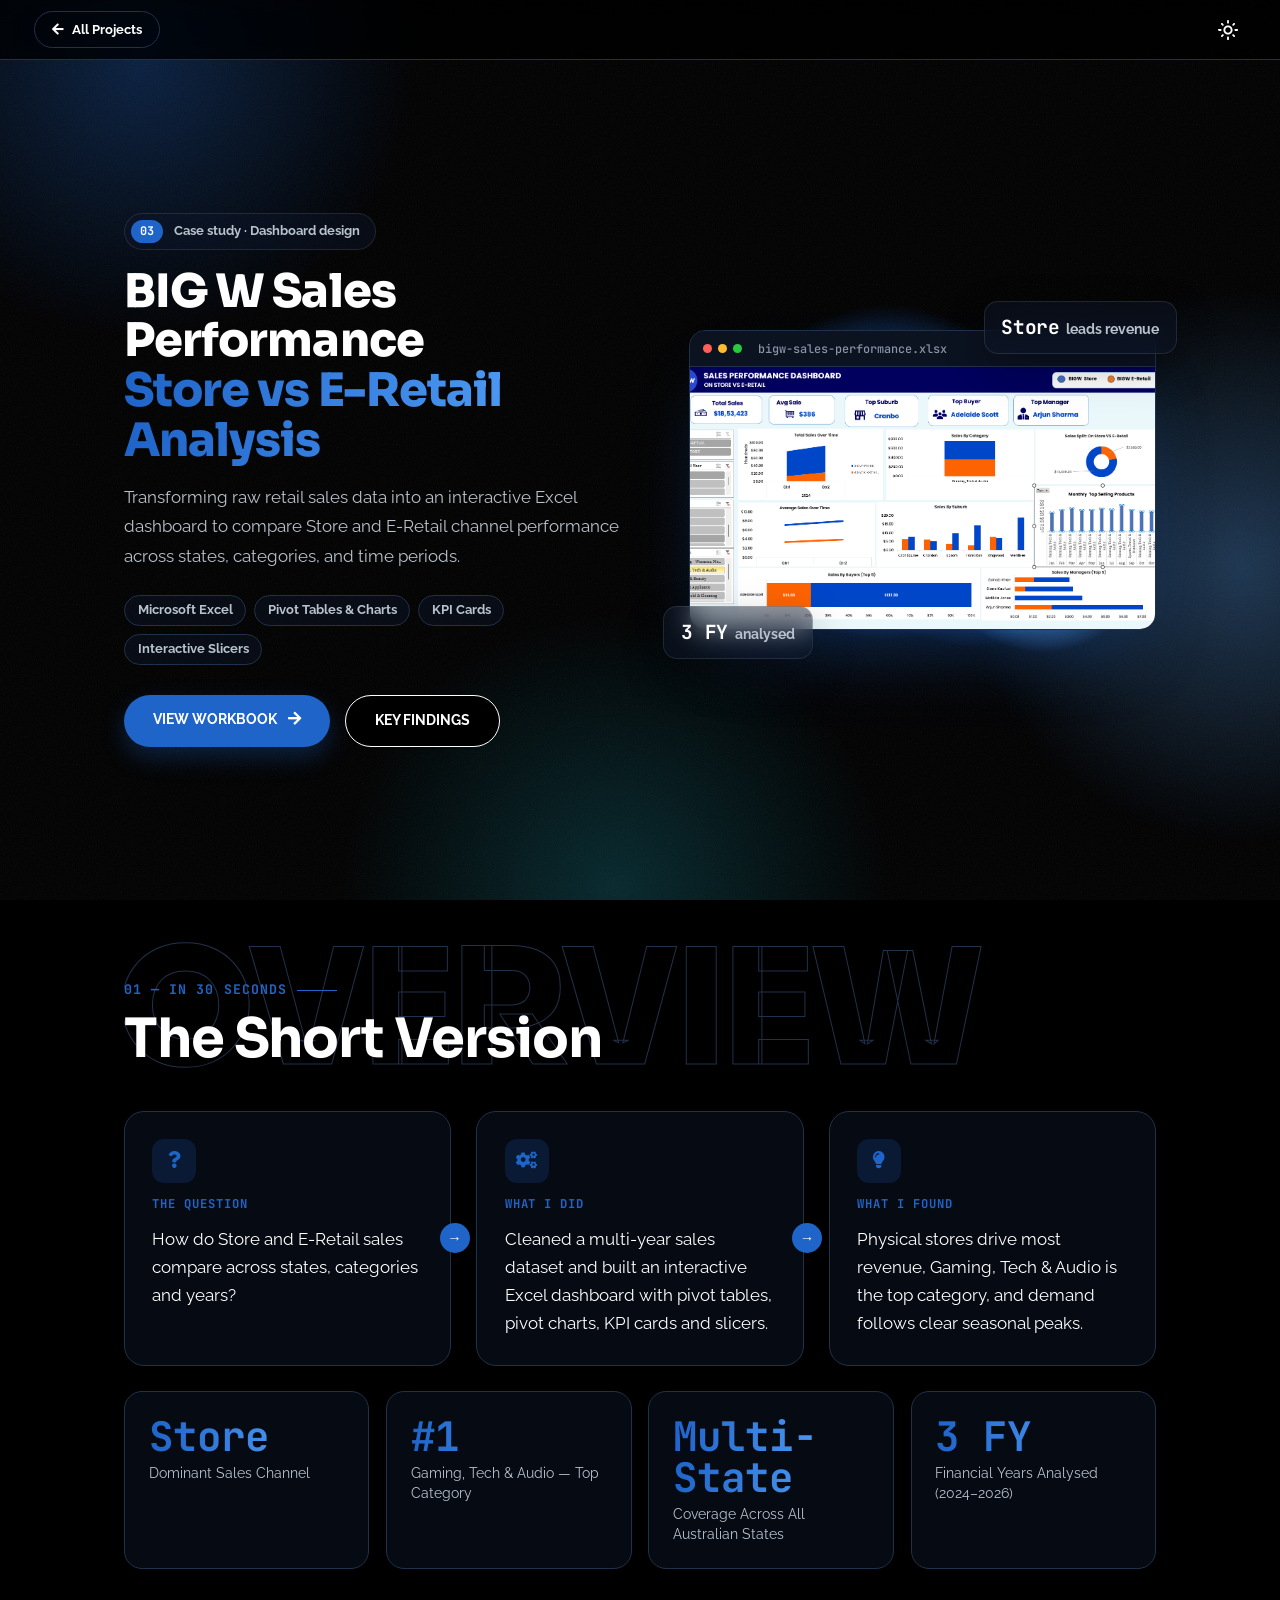
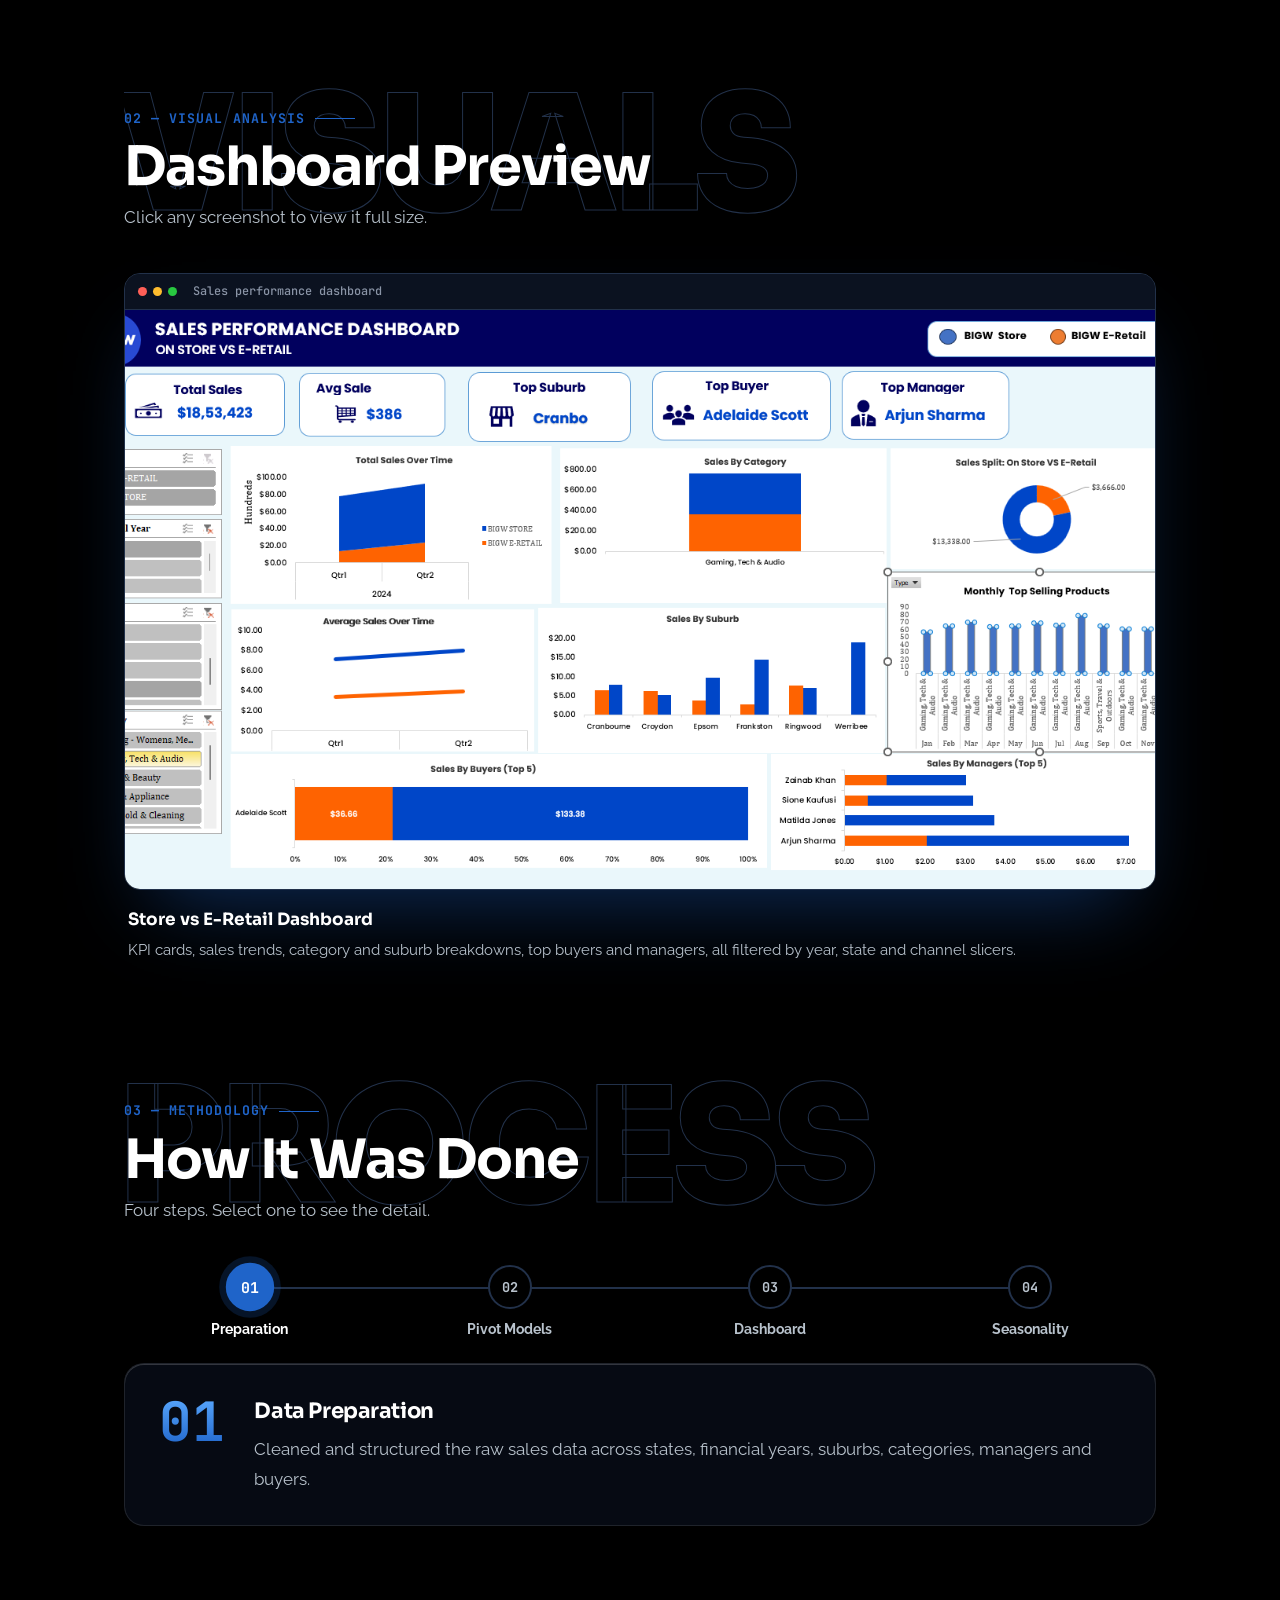
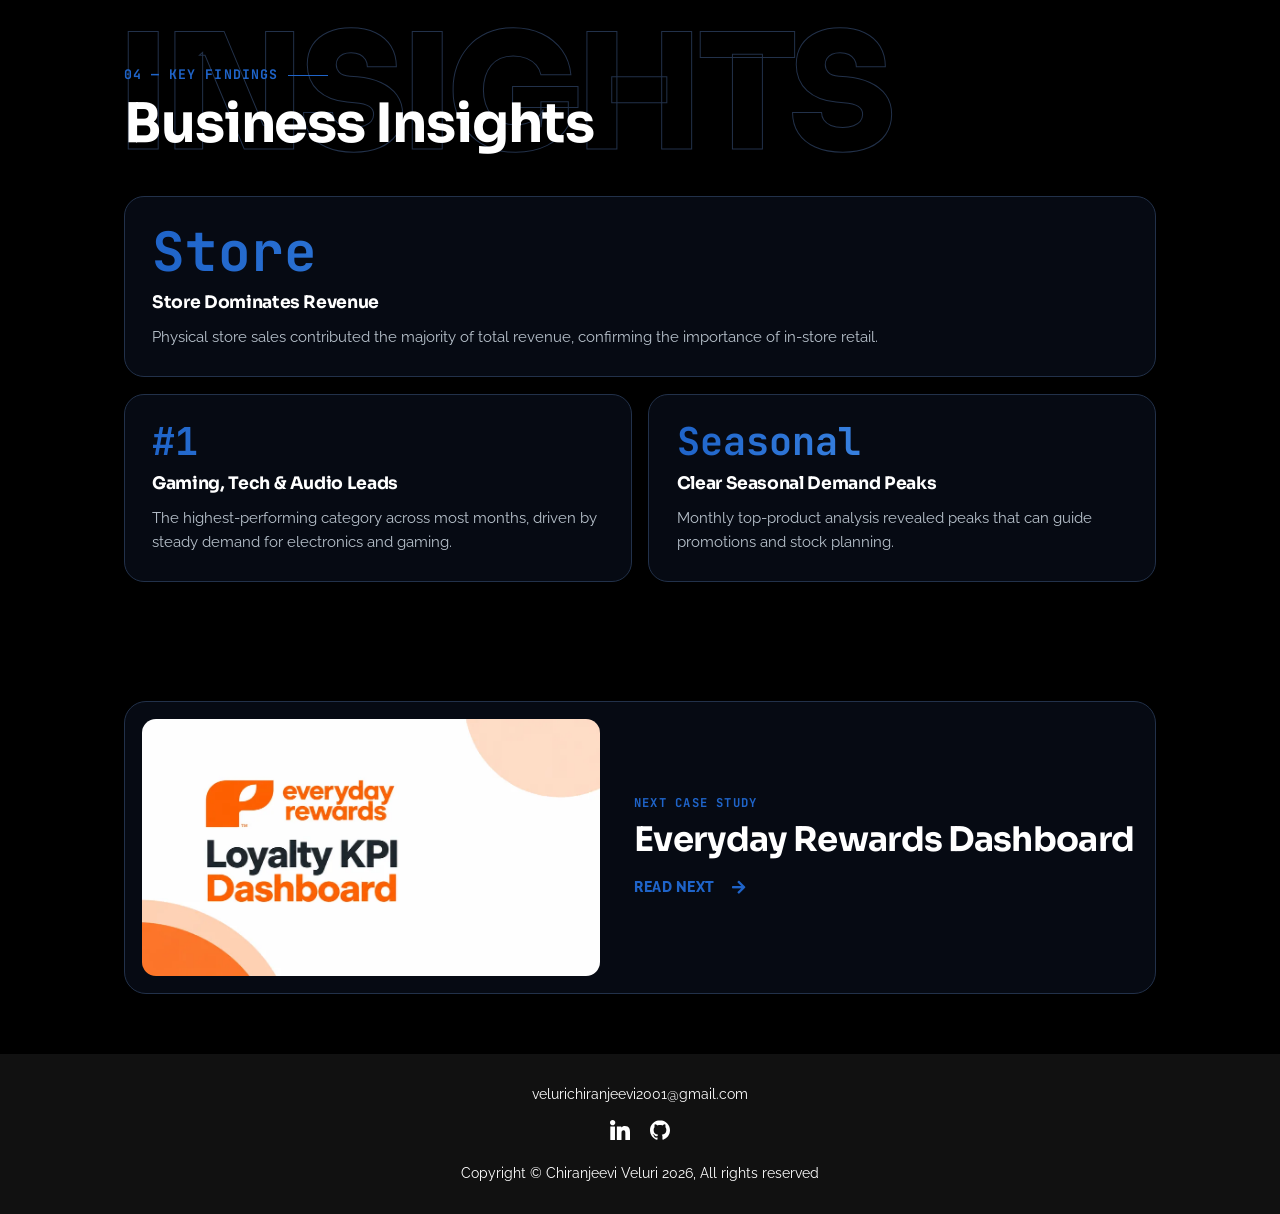
<file: project-bigw.html>
<!DOCTYPE html>
<html lang="en" data-theme="dark">
  <head>
    <meta charset="UTF-8" />
    <meta name="viewport" content="width=device-width, initial-scale=1.0" />
    <meta name="color-scheme" content="dark light" />
    <script src="js/theme-init.js"></script>
    <title>BIG W Sales Performance | Chiranjeevi Veluri</title>
    <link rel="icon" type="image/svg+xml" href="assets/favicon.svg" />
    <link rel="preconnect" href="https://fonts.googleapis.com" />
    <link rel="preconnect" href="https://fonts.gstatic.com" crossorigin />
    <link rel="stylesheet" href="https://fonts.googleapis.com/css2?family=JetBrains+Mono:wght@500;700&family=Sora:wght@600;700;800&display=swap" />
    <link rel="stylesheet" href="https://use.fontawesome.com/releases/v5.15.4/css/all.css" integrity="sha384-DyZ88mC6Up2uqS4h/KRgHuoeGwBcD4Ng9SiP4dIRy0EXTlnuz47vAwmeGwVChigm" crossorigin="anonymous" />
    <link rel="stylesheet" href="css/style.css" />
    <link rel="stylesheet" href="css/utilities.css" />
    <link rel="stylesheet" href="css/animations.css" />
    <link rel="stylesheet" href="css/glass.css" />
    <link rel="stylesheet" href="css/case-study.css" />
    <link rel="stylesheet" href="css/case-layout.css" />
  </head>
  <body class="cs-page">
    <div class="page-transition page-transition--enter"></div>
    <div class="bg-fx" aria-hidden="true">
      <span class="bg-blob bg-blob--1"></span>
      <span class="bg-blob bg-blob--2"></span>
      <span class="bg-blob bg-blob--3"></span>
      <div class="bg-grain"></div>
    </div>

    <!-- Top bar -->
    <div class="pw-topbar">
      <a href="index.html#projects" class="back-btn transition-link"><i class="fas fa-arrow-left"></i> All Projects</a>
      <span class="cs-topbar__title">BIG W Sales Performance</span>
      <div class="theme-switch">
        <input type="checkbox" id="switch" aria-label="Toggle dark mode" checked />
        <label class="toggle-icons" for="switch">
          <img class="moon" src="assets/moon.svg" alt="" />
          <img class="sun" src="assets/sun.svg" alt="" />
        </label>
      </div>
    </div>

    <main>
      <!-- Hero -->
      <section class="cs-hero cs-container">
        <div class="cs-hero__text" data-stagger="110">
          <span class="cs-eyebrow"><span class="cs-eyebrow__num">03</span> Case study · Dashboard design</span>
          <h1 class="cs-title">BIG W Sales Performance <span class="cs-accent">Store vs E-Retail Analysis</span></h1>
          <p class="cs-lead">Transforming raw retail sales data into an interactive Excel dashboard to compare Store and E-Retail channel performance across states, categories, and time periods.</p>
          <ul class="cs-tags">
            <li>Microsoft Excel</li>
            <li>Pivot Tables &amp; Charts</li>
            <li>KPI Cards</li>
            <li>Interactive Slicers</li>
          </ul>
          <div class="cs-actions">
            <a href="https://1drv.ms/x/c/98083f540161e286/IQCGG48uKl-0RISVzdst1qTKAX2zmDQE1kbcP7N2-MIqtYQ?e=yaezaq" class="btn btn-primary magnetic" target="_blank" rel="noopener">View Workbook <i class="fas fa-arrow-right"></i></a>
            <a href="#findings" class="btn btn-ghost magnetic">Key Findings</a>
          </div>
        </div>

        <div class="cs-hero__visual glass-stage" data-reveal="scale">
          <div class="glass-blobs" aria-hidden="true"><span></span><span></span><span></span></div>
          <figure class="cs-frame" data-tilt="4">
            <div class="cs-frame__bar"><span></span><span></span><span></span><em>bigw-sales-performance.xlsx</em></div>
            <div class="cs-zoom shimmer"><img src="assets/screenshots/bigwd.png" alt="BIG W sales performance dashboard" /></div>
          </figure>
          <div class="cs-float cs-float--a"><span class="mono">3 FY</span> analysed</div>
          <div class="cs-float cs-float--b"><span class="mono">Store</span> leads revenue</div>
        </div>
      </section>

      <!-- In 30 seconds -->
      <section class="cs-container cs-section" id="overview" data-toc="Overview">
        <div class="section-head" data-word="OVERVIEW" data-reveal>
          <span class="section-num">01 — In 30 seconds</span>
          <h2>The Short Version</h2>
        </div>
        <div class="cs-tldr" data-stagger="120">
          <article class="cs-tldr__card spotlight">
            <span class="cs-tldr__icon"><i class="fas fa-question"></i></span>
            <span class="cs-tldr__label">The question</span>
            <p>How do Store and E-Retail sales compare across states, categories and years?</p>
          </article>
          <article class="cs-tldr__card spotlight">
            <span class="cs-tldr__icon"><i class="fas fa-cogs"></i></span>
            <span class="cs-tldr__label">What I did</span>
            <p>Cleaned a multi-year sales dataset and built an interactive Excel dashboard with pivot tables, pivot charts, KPI cards and slicers.</p>
          </article>
          <article class="cs-tldr__card spotlight">
            <span class="cs-tldr__icon"><i class="fas fa-lightbulb"></i></span>
            <span class="cs-tldr__label">What I found</span>
            <p>Physical stores drive most revenue, Gaming, Tech &amp; Audio is the top category, and demand follows clear seasonal peaks.</p>
          </article>
        </div>

        <div class="cs-kpis" data-stagger="90">
          <div class="cs-kpi">
            <span class="cs-kpi__num">Store</span>
            <span class="cs-kpi__label">Dominant Sales Channel</span>
          </div>
          <div class="cs-kpi">
            <span class="cs-kpi__num">#1</span>
            <span class="cs-kpi__label">Gaming, Tech &amp; Audio — Top Category</span>
          </div>
          <div class="cs-kpi">
            <span class="cs-kpi__num">Multi-State</span>
            <span class="cs-kpi__label">Coverage Across All Australian States</span>
          </div>
          <div class="cs-kpi">
            <span class="cs-kpi__num" data-count="3" data-suffix=" FY">3 FY</span>
            <span class="cs-kpi__label">Financial Years Analysed (2024–2026)</span>
          </div>
        </div>
      </section>

      <!-- Dashboard -->
      <section class="cs-container cs-section" id="dashboard" data-toc="Dashboard">
        <div class="section-head" data-word="VISUALS" data-reveal>
          <span class="section-num">02 — Visual Analysis</span>
          <h2>Dashboard Preview</h2>
          <p>Click any screenshot to view it full size.</p>
        </div>
        <div class="cs-gallery cs-gallery--single" data-stagger="120">
          <figure class="cs-shot">
            <div class="cs-frame">
              <div class="cs-frame__bar"><span></span><span></span><span></span><em>Sales performance dashboard</em></div>
              <div class="cs-zoom shimmer"><img src="assets/screenshots/bigwd.png" alt="BIG W sales performance dashboard" loading="lazy" /></div>
            </div>
            <figcaption>
              <strong>Store vs E-Retail Dashboard</strong>
              <span>KPI cards, sales trends, category and suburb breakdowns, top buyers and managers, all filtered by year, state and channel slicers.</span>
            </figcaption>
          </figure>
        </div>
      </section>

      <!-- Process -->
      <section class="cs-container cs-section" id="process" data-toc="Process">
        <div class="section-head" data-word="PROCESS" data-reveal>
          <span class="section-num">03 — Methodology</span>
          <h2>How It Was Done</h2>
          <p>Four steps. Select one to see the detail.</p>
        </div>

        <div class="cs-steps" data-reveal style="--steps: 4">
          <div class="cs-steps__track" role="tablist" aria-label="Methodology steps">
            <span class="cs-steps__line" aria-hidden="true"><span class="cs-steps__fill"></span></span>
            <button class="cs-step is-active" role="tab" id="st1-tab" aria-controls="st1" aria-selected="true"><span class="cs-step__num">01</span><span class="cs-step__name">Preparation</span></button>
            <button class="cs-step" role="tab" id="st2-tab" aria-controls="st2" aria-selected="false"><span class="cs-step__num">02</span><span class="cs-step__name">Pivot Models</span></button>
            <button class="cs-step" role="tab" id="st3-tab" aria-controls="st3" aria-selected="false"><span class="cs-step__num">03</span><span class="cs-step__name">Dashboard</span></button>
            <button class="cs-step" role="tab" id="st4-tab" aria-controls="st4" aria-selected="false"><span class="cs-step__num">04</span><span class="cs-step__name">Seasonality</span></button>
          </div>

          <div class="cs-step-panel glass-card" role="tabpanel" id="st1" aria-labelledby="st1-tab">
            <span class="cs-step-panel__num">01</span>
            <div><h3>Data Preparation</h3><p>Cleaned and structured the raw sales data across states, financial years, suburbs, categories, managers and buyers.</p></div>
          </div>
          <div class="cs-step-panel glass-card" role="tabpanel" id="st2" aria-labelledby="st2-tab" hidden>
            <span class="cs-step-panel__num">02</span>
            <div><h3>Pivot Table Modelling</h3><p>Aggregated sales by channel, year, state, category, buyer and manager — the backbone of the dashboard.</p></div>
          </div>
          <div class="cs-step-panel glass-card" role="tabpanel" id="st3" aria-labelledby="st3-tab" hidden>
            <span class="cs-step-panel__num">03</span>
            <div><h3>Dashboard Design</h3><p>Connected pivot charts and KPI cards, with slicers that filter every visual at once.</p></div>
          </div>
          <div class="cs-step-panel glass-card" role="tabpanel" id="st4" aria-labelledby="st4-tab" hidden>
            <span class="cs-step-panel__num">04</span>
            <div><h3>Monthly Product Analysis</h3><p>Found the top-selling category each month to surface seasonal demand for stock and promotion planning.</p></div>
          </div>
        </div>
      </section>

      <!-- Findings -->
      <section class="cs-container cs-section" id="findings" data-toc="Findings">
        <div class="section-head" data-word="INSIGHTS" data-reveal>
          <span class="section-num">04 — Key Findings</span>
          <h2>Business Insights</h2>
        </div>
        <div class="cs-findings" data-stagger="100">
          <article class="cs-finding cs-finding--wide spotlight">
            <span class="cs-finding__stat">Store</span>
            <h3>Store Dominates Revenue</h3>
            <p>Physical store sales contributed the majority of total revenue, confirming the importance of in-store retail.</p>
          </article>
          <article class="cs-finding spotlight">
            <span class="cs-finding__stat">#1</span>
            <h3>Gaming, Tech &amp; Audio Leads</h3>
            <p>The highest-performing category across most months, driven by steady demand for electronics and gaming.</p>
          </article>
          <article class="cs-finding spotlight">
            <span class="cs-finding__stat">Seasonal</span>
            <h3>Clear Seasonal Demand Peaks</h3>
            <p>Monthly top-product analysis revealed peaks that can guide promotions and stock planning.</p>
          </article>
        </div>
      </section>
    </main>

    <footer id="footer">
      <div class="container">
        <a href="mailto:velurichiranjeevi2001@gmail.com">velurichiranjeevi2001@gmail.com</a>
        <div class="social">
          <a href="https://www.linkedin.com/in/veluri-chiranjeevi-5b1b20225" target="_blank" rel="noopener"><img src="./assets/linkedin-icon.svg" alt="LinkedIn" /></a>
          <a href="https://github.com/ChiranjeeviVeluri" target="_blank" rel="noopener"><img src="./assets/github-icon.svg" alt="GitHub" /></a>
        </div>
        <p>Copyright &copy; Chiranjeevi Veluri <span id="datee"></span>, All rights reserved</p>
      </div>
    </footer>

    <script src="js/case-study.js"></script>
    <script src="js/script.js"></script>
    <script src="js/animations.js"></script>
    <script src="js/tabs.js"></script>
    <script src="js/glass.js"></script>
  </body>
</html>
</file>
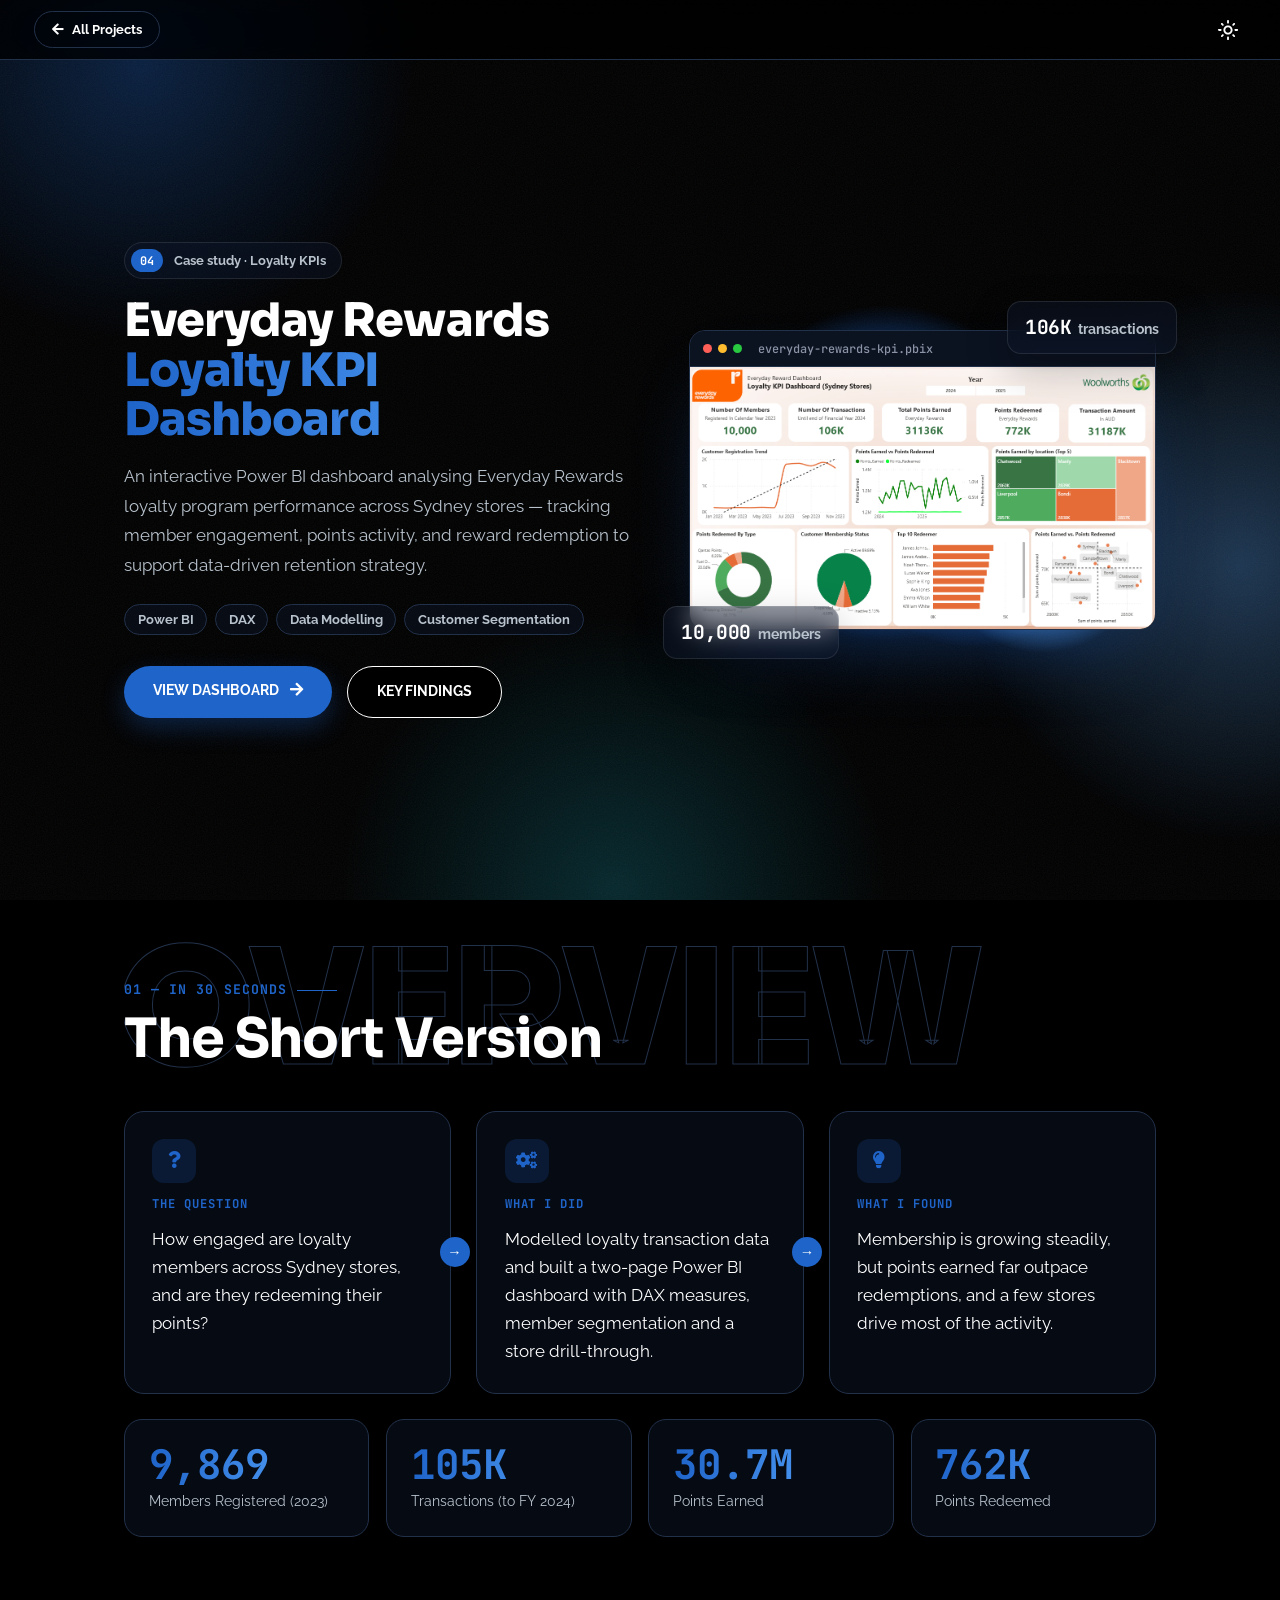
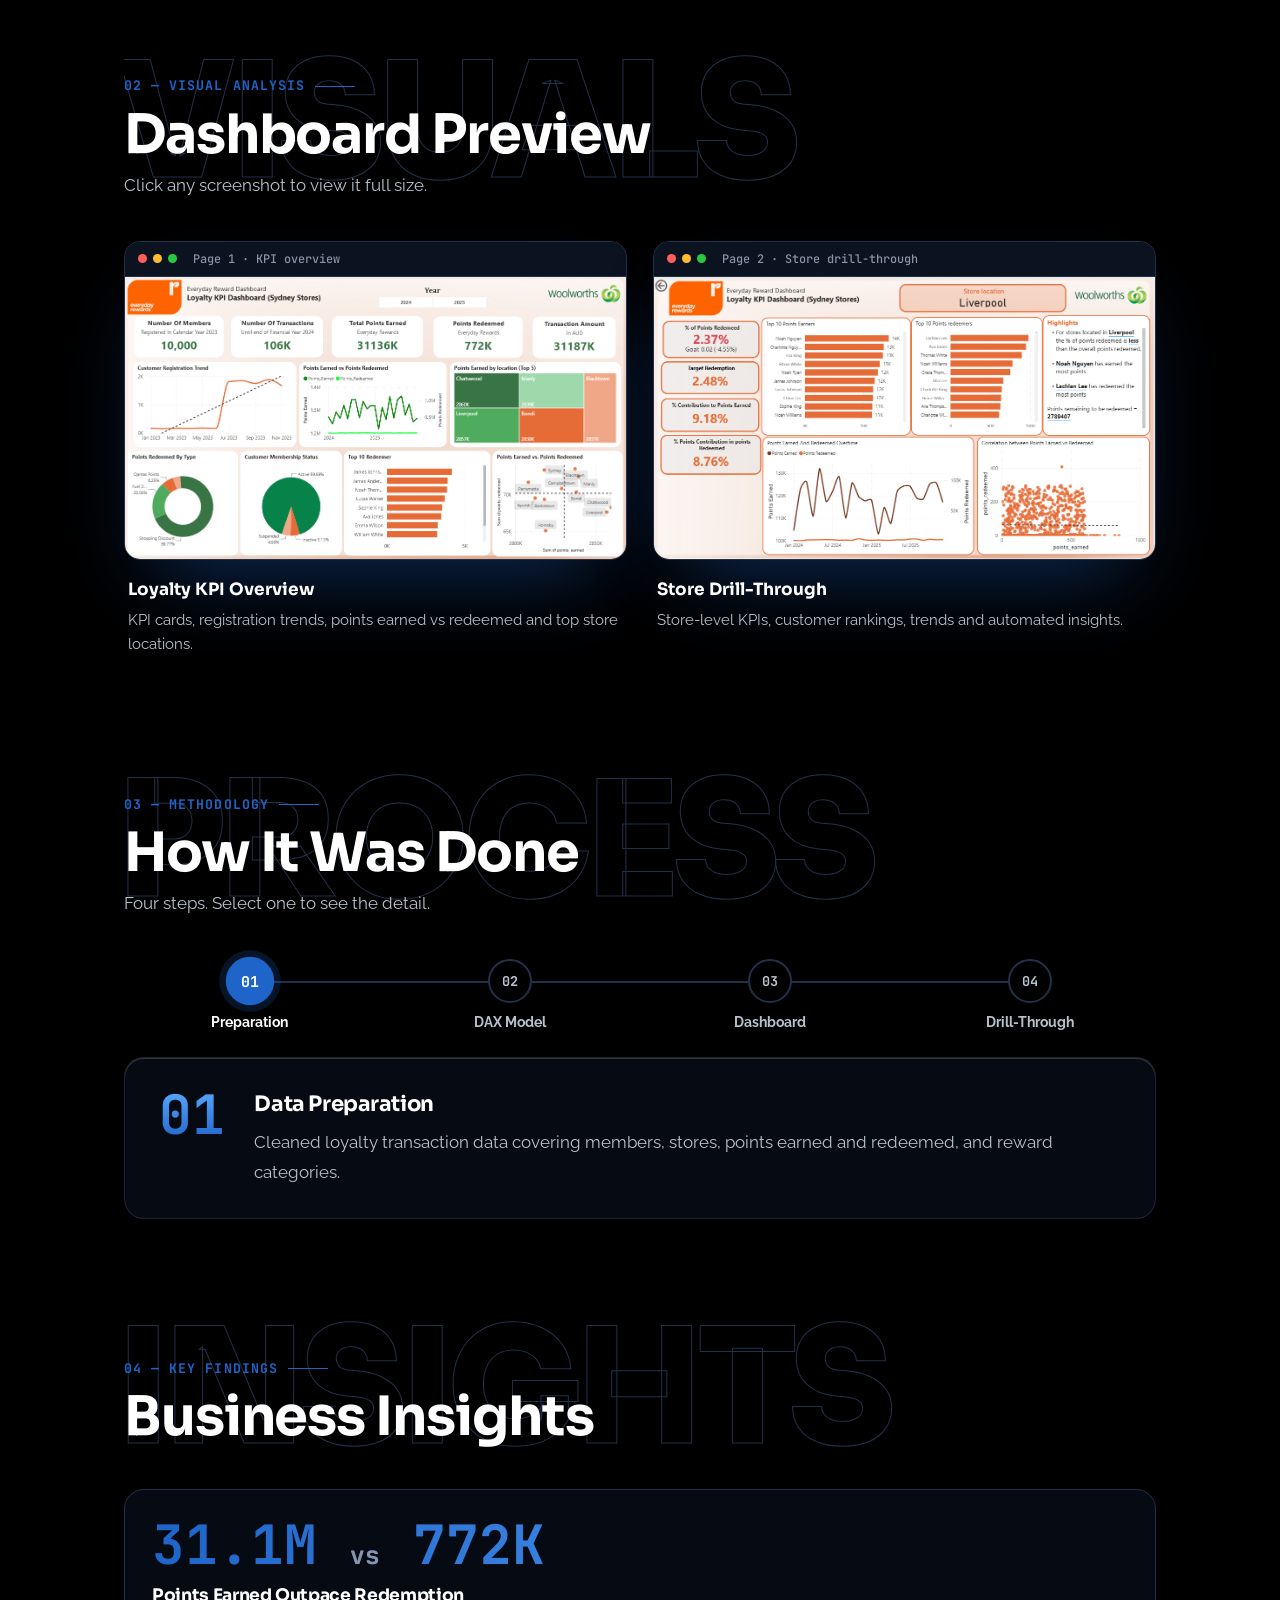
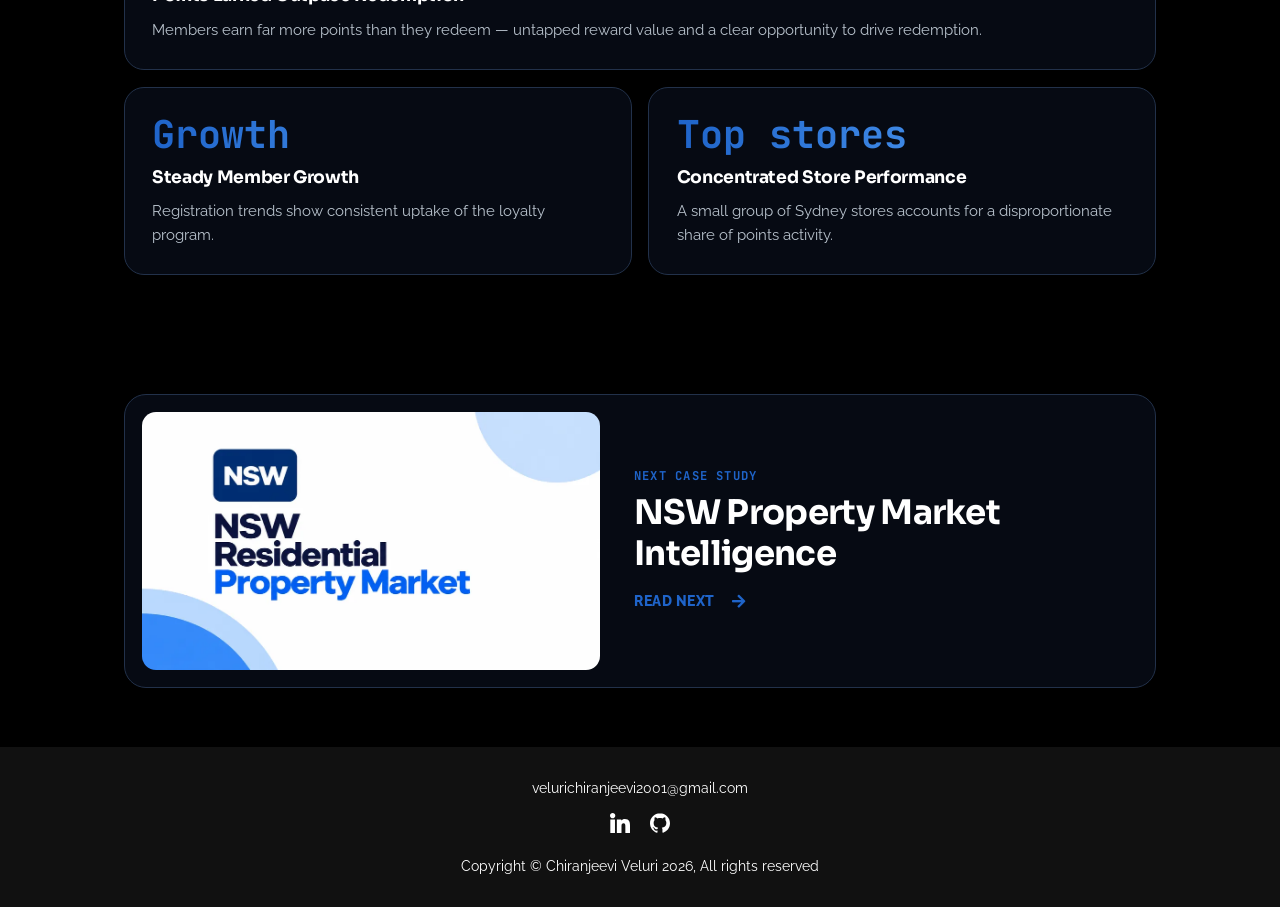
<file: project-edr.html>
<!DOCTYPE html>
<html lang="en" data-theme="dark">
  <head>
    <meta charset="UTF-8" />
    <meta name="viewport" content="width=device-width, initial-scale=1.0" />
    <meta name="color-scheme" content="dark light" />
    <script src="js/theme-init.js"></script>
    <title>Everyday Rewards Loyalty KPI Dashboard | Chiranjeevi Veluri</title>
    <link rel="icon" type="image/svg+xml" href="assets/favicon.svg" />
    <link rel="preconnect" href="https://fonts.googleapis.com" />
    <link rel="preconnect" href="https://fonts.gstatic.com" crossorigin />
    <link rel="stylesheet" href="https://fonts.googleapis.com/css2?family=JetBrains+Mono:wght@500;700&family=Sora:wght@600;700;800&display=swap" />
    <link rel="stylesheet" href="https://use.fontawesome.com/releases/v5.15.4/css/all.css" integrity="sha384-DyZ88mC6Up2uqS4h/KRgHuoeGwBcD4Ng9SiP4dIRy0EXTlnuz47vAwmeGwVChigm" crossorigin="anonymous" />
    <link rel="stylesheet" href="css/style.css" />
    <link rel="stylesheet" href="css/utilities.css" />
    <link rel="stylesheet" href="css/animations.css" />
    <link rel="stylesheet" href="css/glass.css" />
    <link rel="stylesheet" href="css/case-study.css" />
    <link rel="stylesheet" href="css/case-layout.css" />
  </head>
  <body class="cs-page">
    <div class="page-transition page-transition--enter"></div>
    <div class="bg-fx" aria-hidden="true">
      <span class="bg-blob bg-blob--1"></span>
      <span class="bg-blob bg-blob--2"></span>
      <span class="bg-blob bg-blob--3"></span>
      <div class="bg-grain"></div>
    </div>

    <!-- Top bar -->
    <div class="pw-topbar">
      <a href="index.html#projects" class="back-btn transition-link"><i class="fas fa-arrow-left"></i> All Projects</a>
      <span class="cs-topbar__title">Everyday Rewards Loyalty KPI Dashboard</span>
      <div class="theme-switch">
        <input type="checkbox" id="switch" aria-label="Toggle dark mode" checked />
        <label class="toggle-icons" for="switch">
          <img class="moon" src="assets/moon.svg" alt="" />
          <img class="sun" src="assets/sun.svg" alt="" />
        </label>
      </div>
    </div>

    <main>
      <!-- Hero -->
      <section class="cs-hero cs-container">
        <div class="cs-hero__text" data-stagger="110">
          <span class="cs-eyebrow"><span class="cs-eyebrow__num">04</span> Case study · Loyalty KPIs</span>
          <h1 class="cs-title">Everyday Rewards <span class="cs-accent">Loyalty KPI Dashboard</span></h1>
          <p class="cs-lead">An interactive Power BI dashboard analysing Everyday Rewards loyalty program performance across Sydney stores — tracking member engagement, points activity, and reward redemption to support data-driven retention strategy.</p>
          <ul class="cs-tags">
            <li>Power BI</li>
            <li>DAX</li>
            <li>Data Modelling</li>
            <li>Customer Segmentation</li>
          </ul>
          <div class="cs-actions">
            <a href="#" class="btn btn-primary magnetic">View Dashboard <i class="fas fa-arrow-right"></i></a>
            <a href="#findings" class="btn btn-ghost magnetic">Key Findings</a>
          </div>
        </div>

        <div class="cs-hero__visual glass-stage" data-reveal="scale">
          <div class="glass-blobs" aria-hidden="true"><span></span><span></span><span></span></div>
          <figure class="cs-frame" data-tilt="4">
            <div class="cs-frame__bar"><span></span><span></span><span></span><em>everyday-rewards-kpi.pbix</em></div>
            <div class="cs-zoom shimmer"><img src="assets/screenshots/edr-dashboard.png" alt="Everyday Rewards Loyalty KPI Overview" /></div>
          </figure>
          <div class="cs-float cs-float--a"><span class="mono">10,000</span> members</div>
          <div class="cs-float cs-float--b"><span class="mono">106K</span> transactions</div>
        </div>
      </section>

      <!-- In 30 seconds -->
      <section class="cs-container cs-section" id="overview" data-toc="Overview">
        <div class="section-head" data-word="OVERVIEW" data-reveal>
          <span class="section-num">01 — In 30 seconds</span>
          <h2>The Short Version</h2>
        </div>
        <div class="cs-tldr" data-stagger="120">
          <article class="cs-tldr__card spotlight">
            <span class="cs-tldr__icon"><i class="fas fa-question"></i></span>
            <span class="cs-tldr__label">The question</span>
            <p>How engaged are loyalty members across Sydney stores, and are they redeeming their points?</p>
          </article>
          <article class="cs-tldr__card spotlight">
            <span class="cs-tldr__icon"><i class="fas fa-cogs"></i></span>
            <span class="cs-tldr__label">What I did</span>
            <p>Modelled loyalty transaction data and built a two-page Power BI dashboard with DAX measures, member segmentation and a store drill-through.</p>
          </article>
          <article class="cs-tldr__card spotlight">
            <span class="cs-tldr__icon"><i class="fas fa-lightbulb"></i></span>
            <span class="cs-tldr__label">What I found</span>
            <p>Membership is growing steadily, but points earned far outpace redemptions, and a few stores drive most of the activity.</p>
          </article>
        </div>

        <div class="cs-kpis" data-stagger="90">
          <div class="cs-kpi">
            <span class="cs-kpi__num" data-count="10000">10,000</span>
            <span class="cs-kpi__label">Members Registered (2023)</span>
          </div>
          <div class="cs-kpi">
            <span class="cs-kpi__num" data-count="106" data-suffix="K">106K</span>
            <span class="cs-kpi__label">Transactions (to FY 2024)</span>
          </div>
          <div class="cs-kpi">
            <span class="cs-kpi__num" data-count="31.1" data-decimals="1" data-suffix="M">31.1M</span>
            <span class="cs-kpi__label">Points Earned</span>
          </div>
          <div class="cs-kpi">
            <span class="cs-kpi__num" data-count="772" data-suffix="K">772K</span>
            <span class="cs-kpi__label">Points Redeemed</span>
          </div>
        </div>
      </section>

      <!-- Dashboard -->
      <section class="cs-container cs-section" id="dashboard" data-toc="Dashboard">
        <div class="section-head" data-word="VISUALS" data-reveal>
          <span class="section-num">02 — Visual Analysis</span>
          <h2>Dashboard Preview</h2>
          <p>Click any screenshot to view it full size.</p>
        </div>
        <div class="cs-gallery" data-stagger="120">
          <figure class="cs-shot">
            <div class="cs-frame">
              <div class="cs-frame__bar"><span></span><span></span><span></span><em>Page 1 · KPI overview</em></div>
              <div class="cs-zoom shimmer"><img src="assets/screenshots/edr-dashboard.png" alt="Everyday Rewards Loyalty KPI Overview" loading="lazy" /></div>
            </div>
            <figcaption>
              <strong>Loyalty KPI Overview</strong>
              <span>KPI cards, registration trends, points earned vs redeemed and top store locations.</span>
            </figcaption>
          </figure>
          <figure class="cs-shot">
            <div class="cs-frame">
              <div class="cs-frame__bar"><span></span><span></span><span></span><em>Page 2 · Store drill-through</em></div>
              <div class="cs-zoom shimmer"><img src="assets/screenshots/edr-drillthrough.png" alt="Store Drill-Through Page" loading="lazy" /></div>
            </div>
            <figcaption>
              <strong>Store Drill-Through</strong>
              <span>Store-level KPIs, customer rankings, trends and automated insights.</span>
            </figcaption>
          </figure>
        </div>
      </section>

      <!-- Process -->
      <section class="cs-container cs-section" id="process" data-toc="Process">
        <div class="section-head" data-word="PROCESS" data-reveal>
          <span class="section-num">03 — Methodology</span>
          <h2>How It Was Done</h2>
          <p>Four steps. Select one to see the detail.</p>
        </div>

        <div class="cs-steps" data-reveal style="--steps: 4">
          <div class="cs-steps__track" role="tablist" aria-label="Methodology steps">
            <span class="cs-steps__line" aria-hidden="true"><span class="cs-steps__fill"></span></span>
            <button class="cs-step is-active" role="tab" id="st1-tab" aria-controls="st1" aria-selected="true"><span class="cs-step__num">01</span><span class="cs-step__name">Preparation</span></button>
            <button class="cs-step" role="tab" id="st2-tab" aria-controls="st2" aria-selected="false"><span class="cs-step__num">02</span><span class="cs-step__name">DAX Model</span></button>
            <button class="cs-step" role="tab" id="st3-tab" aria-controls="st3" aria-selected="false"><span class="cs-step__num">03</span><span class="cs-step__name">Dashboard</span></button>
            <button class="cs-step" role="tab" id="st4-tab" aria-controls="st4" aria-selected="false"><span class="cs-step__num">04</span><span class="cs-step__name">Drill-Through</span></button>
          </div>

          <div class="cs-step-panel glass-card" role="tabpanel" id="st1" aria-labelledby="st1-tab">
            <span class="cs-step-panel__num">01</span>
            <div><h3>Data Preparation</h3><p>Cleaned loyalty transaction data covering members, stores, points earned and redeemed, and reward categories.</p></div>
          </div>
          <div class="cs-step-panel glass-card" role="tabpanel" id="st2" aria-labelledby="st2-tab" hidden>
            <span class="cs-step-panel__num">02</span>
            <div><h3>Data Modelling &amp; DAX</h3><p>Built a relational model and DAX measures for members, transactions, points earned, points redeemed and transaction value.</p></div>
          </div>
          <div class="cs-step-panel glass-card" role="tabpanel" id="st3" aria-labelledby="st3-tab" hidden>
            <span class="cs-step-panel__num">03</span>
            <div><h3>Dashboard Design</h3><p>KPI cards, trend visuals and segmentation charts, cross-filtered by year and store slicers.</p></div>
          </div>
          <div class="cs-step-panel glass-card" role="tabpanel" id="st4" aria-labelledby="st4-tab" hidden>
            <span class="cs-step-panel__num">04</span>
            <div><h3>Store Drill-Through Page</h3><p>A store-specific page with customer rankings, KPI comparisons, trends and automated insights.</p></div>
          </div>
        </div>
      </section>

      <!-- Findings -->
      <section class="cs-container cs-section" id="findings" data-toc="Findings">
        <div class="section-head" data-word="INSIGHTS" data-reveal>
          <span class="section-num">04 — Key Findings</span>
          <h2>Business Insights</h2>
        </div>
        <div class="cs-findings" data-stagger="100">
          <article class="cs-finding cs-finding--wide spotlight">
            <span class="cs-finding__stat">31.1M <small>vs</small> 772K</span>
            <h3>Points Earned Outpace Redemption</h3>
            <p>Members earn far more points than they redeem — untapped reward value and a clear opportunity to drive redemption.</p>
          </article>
          <article class="cs-finding spotlight">
            <span class="cs-finding__stat">Growth</span>
            <h3>Steady Member Growth</h3>
            <p>Registration trends show consistent uptake of the loyalty program.</p>
          </article>
          <article class="cs-finding spotlight">
            <span class="cs-finding__stat">Top stores</span>
            <h3>Concentrated Store Performance</h3>
            <p>A small group of Sydney stores accounts for a disproportionate share of points activity.</p>
          </article>
        </div>
      </section>
    </main>

    <footer id="footer">
      <div class="container">
        <a href="mailto:velurichiranjeevi2001@gmail.com">velurichiranjeevi2001@gmail.com</a>
        <div class="social">
          <a href="https://www.linkedin.com/in/veluri-chiranjeevi-5b1b20225" target="_blank" rel="noopener"><img src="./assets/linkedin-icon.svg" alt="LinkedIn" /></a>
          <a href="https://github.com/ChiranjeeviVeluri" target="_blank" rel="noopener"><img src="./assets/github-icon.svg" alt="GitHub" /></a>
        </div>
        <p>Copyright &copy; Chiranjeevi Veluri <span id="datee"></span>, All rights reserved</p>
      </div>
    </footer>

    <script src="js/case-study.js"></script>
    <script src="js/script.js"></script>
    <script src="js/animations.js"></script>
    <script src="js/tabs.js"></script>
    <script src="js/glass.js"></script>
  </body>
</html>
</file>
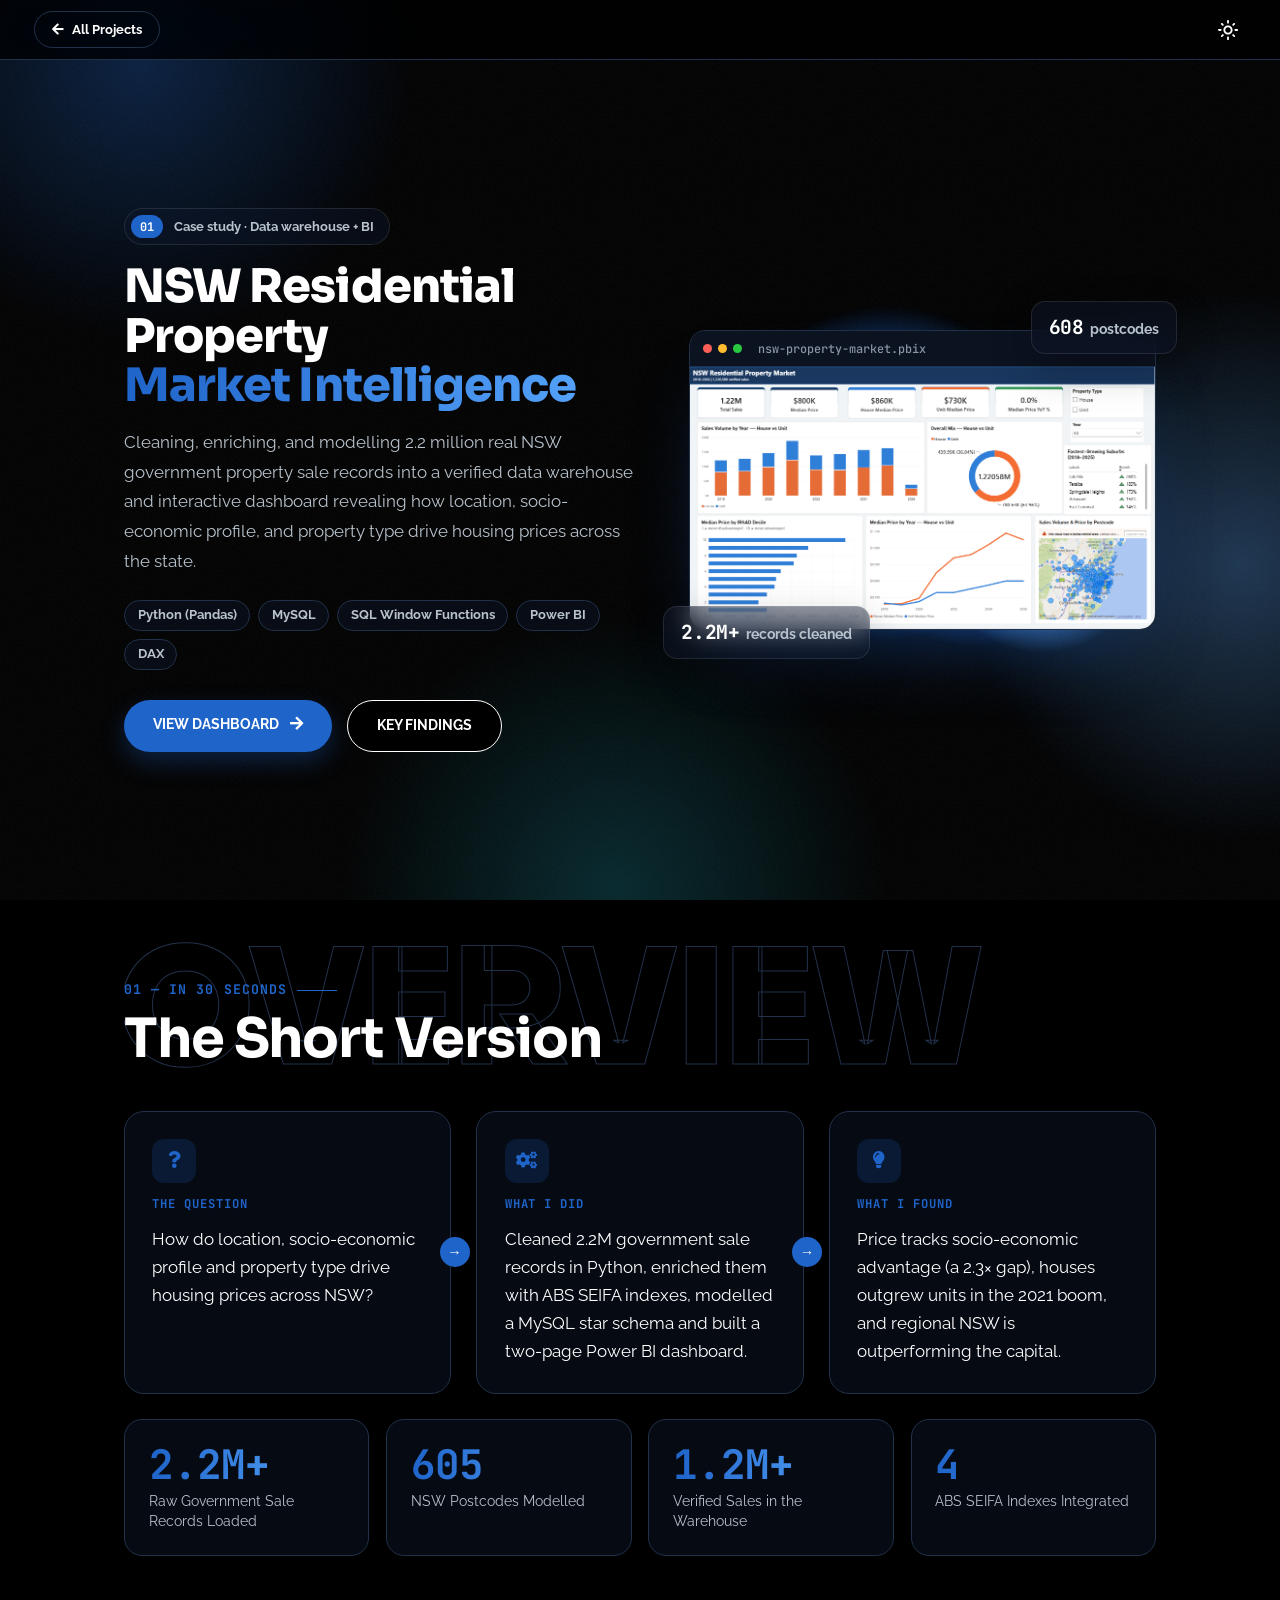
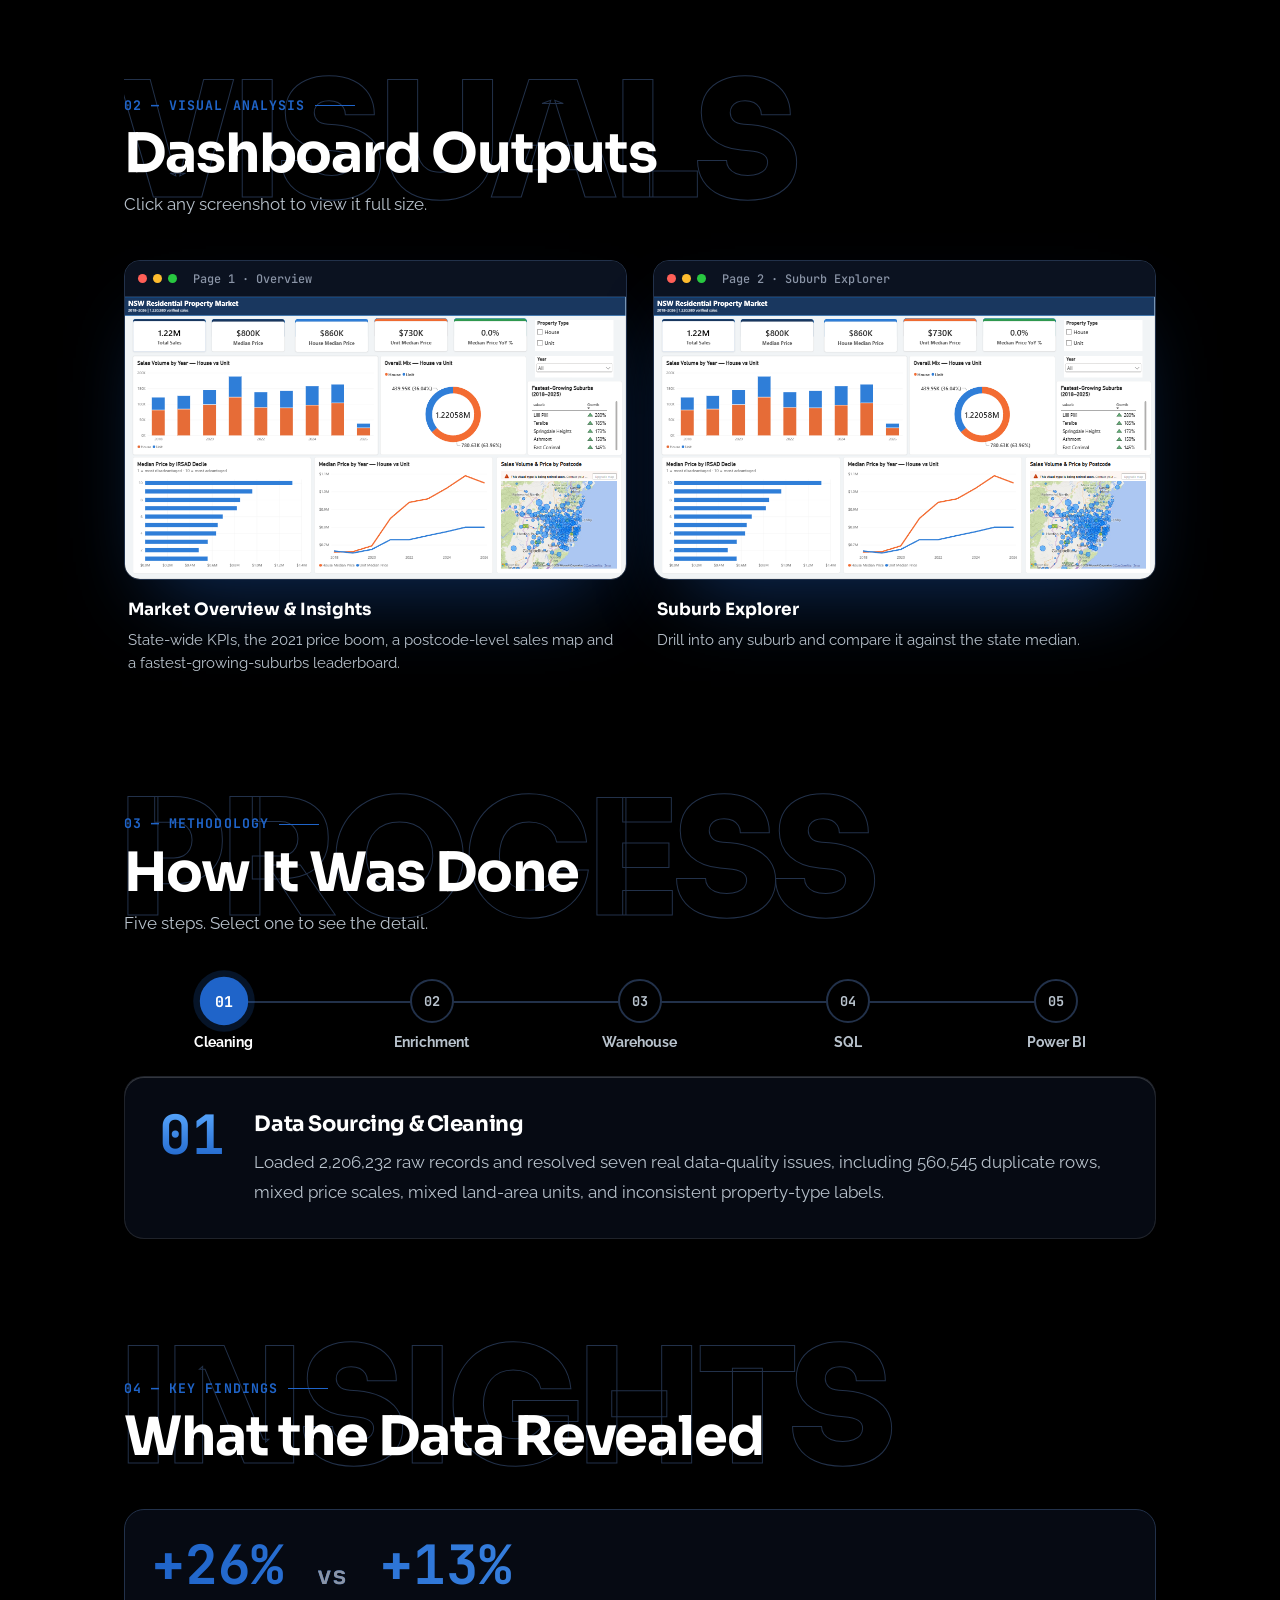
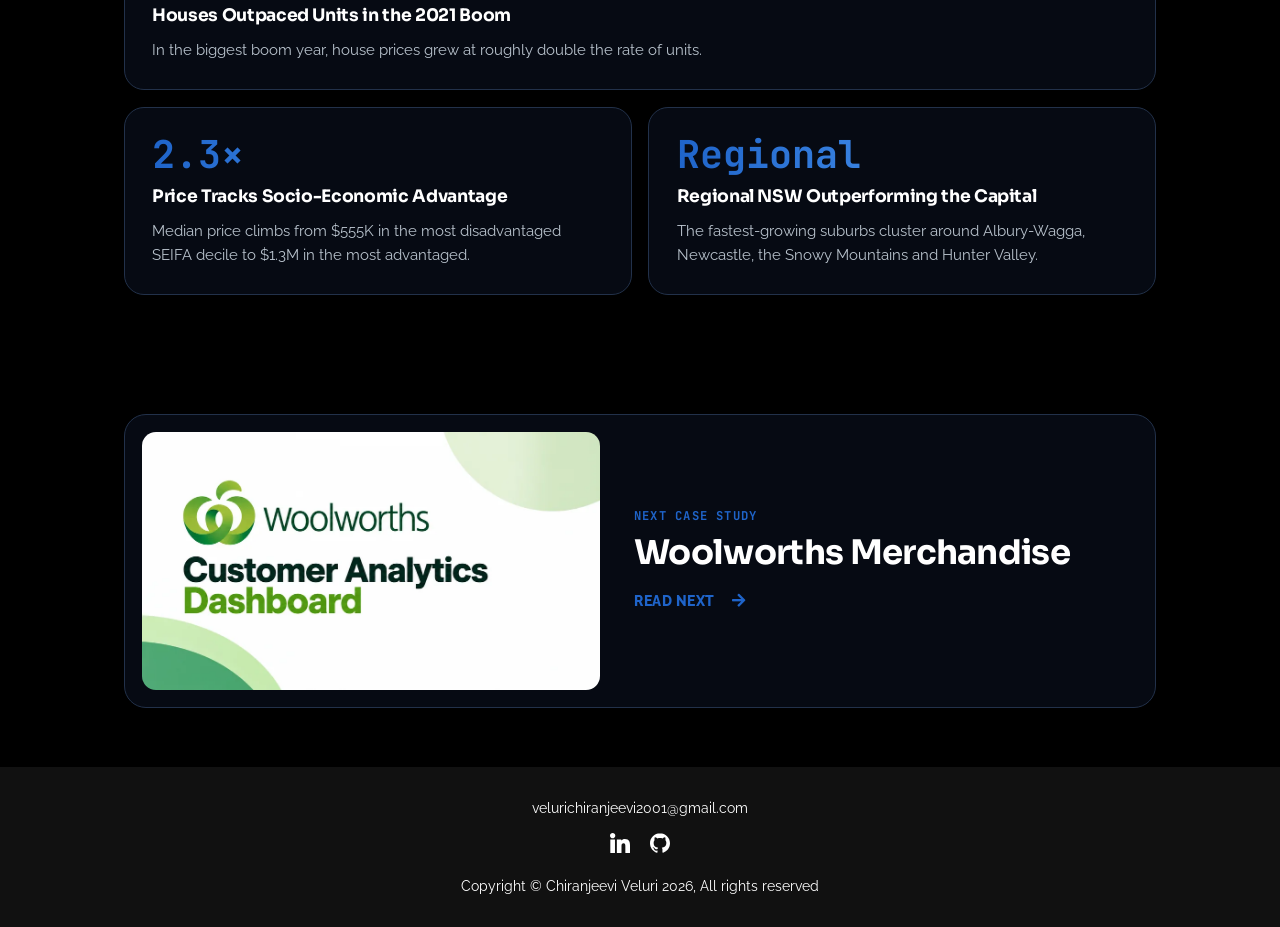
<file: project-nsw.html>
<!DOCTYPE html>
<html lang="en" data-theme="dark">
  <head>
    <meta charset="UTF-8" />
    <meta name="viewport" content="width=device-width, initial-scale=1.0" />
    <meta name="color-scheme" content="dark light" />
    <script src="js/theme-init.js"></script>
    <title>NSW Property Market Intelligence | Chiranjeevi Veluri</title>
    <link rel="icon" type="image/svg+xml" href="assets/favicon.svg" />
    <link rel="preconnect" href="https://fonts.googleapis.com" />
    <link rel="preconnect" href="https://fonts.gstatic.com" crossorigin />
    <link rel="stylesheet" href="https://fonts.googleapis.com/css2?family=JetBrains+Mono:wght@500;700&family=Sora:wght@600;700;800&display=swap" />
    <link rel="stylesheet" href="https://use.fontawesome.com/releases/v5.15.4/css/all.css" integrity="sha384-DyZ88mC6Up2uqS4h/KRgHuoeGwBcD4Ng9SiP4dIRy0EXTlnuz47vAwmeGwVChigm" crossorigin="anonymous" />
    <link rel="stylesheet" href="css/style.css" />
    <link rel="stylesheet" href="css/utilities.css" />
    <link rel="stylesheet" href="css/animations.css" />
    <link rel="stylesheet" href="css/glass.css" />
    <link rel="stylesheet" href="css/case-study.css" />
    <link rel="stylesheet" href="css/case-layout.css" />
  </head>
  <body class="cs-page">
    <div class="page-transition page-transition--enter"></div>
    <div class="bg-fx" aria-hidden="true">
      <span class="bg-blob bg-blob--1"></span>
      <span class="bg-blob bg-blob--2"></span>
      <span class="bg-blob bg-blob--3"></span>
      <div class="bg-grain"></div>
    </div>

    <!-- Top bar -->
    <div class="pw-topbar">
      <a href="index.html#projects" class="back-btn transition-link"><i class="fas fa-arrow-left"></i> All Projects</a>
      <span class="cs-topbar__title">NSW Property Market Intelligence</span>
      <div class="theme-switch">
        <input type="checkbox" id="switch" aria-label="Toggle dark mode" checked />
        <label class="toggle-icons" for="switch">
          <img class="moon" src="assets/moon.svg" alt="" />
          <img class="sun" src="assets/sun.svg" alt="" />
        </label>
      </div>
    </div>

    <main>
      <!-- Hero -->
      <section class="cs-hero cs-container">
        <div class="cs-hero__text" data-stagger="110">
          <span class="cs-eyebrow"><span class="cs-eyebrow__num">01</span> Case study · Data warehouse + BI</span>
          <h1 class="cs-title">NSW Residential Property <span class="cs-accent">Market Intelligence</span></h1>
          <p class="cs-lead">Cleaning, enriching, and modelling 2.2 million real NSW government property sale records into a verified data warehouse and interactive dashboard revealing how location, socio-economic profile, and property type drive housing prices across the state.</p>
          <ul class="cs-tags">
            <li>Python (Pandas)</li>
            <li>MySQL</li>
            <li>SQL Window Functions</li>
            <li>Power BI</li>
            <li>DAX</li>
          </ul>
          <div class="cs-actions">
            <a href="#" class="btn btn-primary magnetic">View Dashboard <i class="fas fa-arrow-right"></i></a>
            <a href="#findings" class="btn btn-ghost magnetic">Key Findings</a>
          </div>
        </div>

        <div class="cs-hero__visual glass-stage" data-reveal="scale">
          <div class="glass-blobs" aria-hidden="true"><span></span><span></span><span></span></div>
          <figure class="cs-frame" data-tilt="4">
            <div class="cs-frame__bar"><span></span><span></span><span></span><em>nsw-property-market.pbix</em></div>
            <div class="cs-zoom shimmer"><img src="assets/screenshots/nswsc1.png" alt="NSW Market Overview &amp; Insights dashboard page" /></div>
          </figure>
          <div class="cs-float cs-float--a"><span class="mono">2.2M+</span> records cleaned</div>
          <div class="cs-float cs-float--b"><span class="mono">608</span> postcodes</div>
        </div>
      </section>

      <!-- In 30 seconds -->
      <section class="cs-container cs-section" id="overview" data-toc="Overview">
        <div class="section-head" data-word="OVERVIEW" data-reveal>
          <span class="section-num">01 — In 30 seconds</span>
          <h2>The Short Version</h2>
        </div>
        <div class="cs-tldr" data-stagger="120">
          <article class="cs-tldr__card spotlight">
            <span class="cs-tldr__icon"><i class="fas fa-question"></i></span>
            <span class="cs-tldr__label">The question</span>
            <p>How do location, socio-economic profile and property type drive housing prices across NSW?</p>
          </article>
          <article class="cs-tldr__card spotlight">
            <span class="cs-tldr__icon"><i class="fas fa-cogs"></i></span>
            <span class="cs-tldr__label">What I did</span>
            <p>Cleaned 2.2M government sale records in Python, enriched them with ABS SEIFA indexes, modelled a MySQL star schema and built a two-page Power BI dashboard.</p>
          </article>
          <article class="cs-tldr__card spotlight">
            <span class="cs-tldr__icon"><i class="fas fa-lightbulb"></i></span>
            <span class="cs-tldr__label">What I found</span>
            <p>Price tracks socio-economic advantage (a 2.3× gap), houses outgrew units in the 2021 boom, and regional NSW is outperforming the capital.</p>
          </article>
        </div>

        <div class="cs-kpis" data-stagger="90">
          <div class="cs-kpi">
            <span class="cs-kpi__num" data-count="2.2" data-decimals="1" data-suffix="M+">2.2M+</span>
            <span class="cs-kpi__label">Raw Government Sale Records Loaded</span>
          </div>
          <div class="cs-kpi">
            <span class="cs-kpi__num" data-count="608">608</span>
            <span class="cs-kpi__label">NSW Postcodes Modelled</span>
          </div>
          <div class="cs-kpi">
            <span class="cs-kpi__num" data-count="1.2" data-decimals="1" data-suffix="M+">1.2M+</span>
            <span class="cs-kpi__label">Verified Sales in the Warehouse</span>
          </div>
          <div class="cs-kpi">
            <span class="cs-kpi__num" data-count="4">4</span>
            <span class="cs-kpi__label">ABS SEIFA Indexes Integrated</span>
          </div>
        </div>
      </section>

      <!-- Dashboard -->
      <section class="cs-container cs-section" id="dashboard" data-toc="Dashboard">
        <div class="section-head" data-word="VISUALS" data-reveal>
          <span class="section-num">02 — Visual Analysis</span>
          <h2>Dashboard Outputs</h2>
          <p>Click any screenshot to view it full size.</p>
        </div>
        <div class="cs-gallery" data-stagger="120">
          <figure class="cs-shot">
            <div class="cs-frame">
              <div class="cs-frame__bar"><span></span><span></span><span></span><em>Page 1 · Overview</em></div>
              <div class="cs-zoom shimmer"><img src="assets/screenshots/nswsc1.png" alt="NSW Market Overview &amp; Insights dashboard page" loading="lazy" /></div>
            </div>
            <figcaption>
              <strong>Market Overview &amp; Insights</strong>
              <span>State-wide KPIs, the 2021 price boom, a postcode-level sales map and a fastest-growing-suburbs leaderboard.</span>
            </figcaption>
          </figure>
          <figure class="cs-shot">
            <div class="cs-frame">
              <div class="cs-frame__bar"><span></span><span></span><span></span><em>Page 2 · Suburb Explorer</em></div>
              <div class="cs-zoom shimmer"><img src="assets/screenshots/nswsc1.png" alt="NSW Suburb Explorer dashboard page" loading="lazy" /></div>
            </div>
            <figcaption>
              <strong>Suburb Explorer</strong>
              <span>Drill into any suburb and compare it against the state median.</span>
            </figcaption>
          </figure>
        </div>
      </section>

      <!-- Process -->
      <section class="cs-container cs-section" id="process" data-toc="Process">
        <div class="section-head" data-word="PROCESS" data-reveal>
          <span class="section-num">03 — Methodology</span>
          <h2>How It Was Done</h2>
          <p>Five steps. Select one to see the detail.</p>
        </div>

        <div class="cs-steps" data-reveal style="--steps: 5">
          <div class="cs-steps__track" role="tablist" aria-label="Methodology steps">
            <span class="cs-steps__line" aria-hidden="true"><span class="cs-steps__fill"></span></span>
            <button class="cs-step is-active" role="tab" id="st1-tab" aria-controls="st1" aria-selected="true"><span class="cs-step__num">01</span><span class="cs-step__name">Cleaning</span></button>
            <button class="cs-step" role="tab" id="st2-tab" aria-controls="st2" aria-selected="false"><span class="cs-step__num">02</span><span class="cs-step__name">Enrichment</span></button>
            <button class="cs-step" role="tab" id="st3-tab" aria-controls="st3" aria-selected="false"><span class="cs-step__num">03</span><span class="cs-step__name">Warehouse</span></button>
            <button class="cs-step" role="tab" id="st4-tab" aria-controls="st4" aria-selected="false"><span class="cs-step__num">04</span><span class="cs-step__name">SQL</span></button>
            <button class="cs-step" role="tab" id="st5-tab" aria-controls="st5" aria-selected="false"><span class="cs-step__num">05</span><span class="cs-step__name">Power BI</span></button>
          </div>

          <div class="cs-step-panel glass-card" role="tabpanel" id="st1" aria-labelledby="st1-tab">
            <span class="cs-step-panel__num">01</span>
            <div><h3>Data Sourcing &amp; Cleaning</h3><p>Loaded 2,206,232 raw records and resolved seven real data-quality issues, including 560,545 duplicate rows, mixed price scales, mixed land-area units, and inconsistent property-type labels.</p></div>
          </div>
          <div class="cs-step-panel glass-card" role="tabpanel" id="st2" aria-labelledby="st2-tab" hidden>
            <span class="cs-step-panel__num">02</span>
            <div><h3>Socio-Economic Enrichment</h3><p>Joined all four ABS SEIFA 2021 indexes onto the cleaned sales data by postcode — a 100% match rate across every NSW postcode.</p></div>
          </div>
          <div class="cs-step-panel glass-card" role="tabpanel" id="st3" aria-labelledby="st3-tab" hidden>
            <span class="cs-step-panel__num">03</span>
            <div><h3>Relational Warehouse Design</h3><p>Normalised the data into a MySQL star schema: a fact_property_sales table referencing a dim_postcode_seifa dimension table.</p></div>
          </div>
          <div class="cs-step-panel glass-card" role="tabpanel" id="st4" aria-labelledby="st4-tab" hidden>
            <span class="cs-step-panel__num">04</span>
            <div><h3>Analytical SQL</h3><p>LAG for year-over-year growth, NTILE for price quartiles, and suburb-relative outlier detection.</p></div>
          </div>
          <div class="cs-step-panel glass-card" role="tabpanel" id="st5" aria-labelledby="st5-tab" hidden>
            <span class="cs-step-panel__num">05</span>
            <div><h3>Interactive Power BI Dashboard</h3><p>Connected Power BI to the MySQL warehouse and built a DAX measure library across a two-page overview and suburb drill-down.</p></div>
          </div>
        </div>
      </section>

      <!-- Findings -->
      <section class="cs-container cs-section" id="findings" data-toc="Findings">
        <div class="section-head" data-word="INSIGHTS" data-reveal>
          <span class="section-num">04 — Key Findings</span>
          <h2>What the Data Revealed</h2>
        </div>
        <div class="cs-findings" data-stagger="100">
          <article class="cs-finding cs-finding--wide spotlight">
            <span class="cs-finding__stat">+26% <small>vs</small> +13%</span>
            <h3>Houses Outpaced Units in the 2021 Boom</h3>
            <p>In the biggest boom year, house prices grew at roughly double the rate of units.</p>
          </article>
          <article class="cs-finding spotlight">
            <span class="cs-finding__stat">2.3×</span>
            <h3>Price Tracks Socio-Economic Advantage</h3>
            <p>Median price climbs from $555K in the most disadvantaged SEIFA decile to $1.3M in the most advantaged.</p>
          </article>
          <article class="cs-finding spotlight">
            <span class="cs-finding__stat">Regional</span>
            <h3>Regional NSW Outperforming the Capital</h3>
            <p>The fastest-growing suburbs cluster around Albury-Wagga, Newcastle, the Snowy Mountains and Hunter Valley.</p>
          </article>
        </div>
      </section>
    </main>

    <footer id="footer">
      <div class="container">
        <a href="mailto:velurichiranjeevi2001@gmail.com">velurichiranjeevi2001@gmail.com</a>
        <div class="social">
          <a href="https://www.linkedin.com/in/veluri-chiranjeevi-5b1b20225" target="_blank" rel="noopener"><img src="./assets/linkedin-icon.svg" alt="LinkedIn" /></a>
          <a href="https://github.com/ChiranjeeviVeluri" target="_blank" rel="noopener"><img src="./assets/github-icon.svg" alt="GitHub" /></a>
        </div>
        <p>Copyright &copy; Chiranjeevi Veluri <span id="datee"></span>, All rights reserved</p>
      </div>
    </footer>

    <script src="js/case-study.js"></script>
    <script src="js/script.js"></script>
    <script src="js/animations.js"></script>
    <script src="js/tabs.js"></script>
    <script src="js/glass.js"></script>
  </body>
</html>
</file>
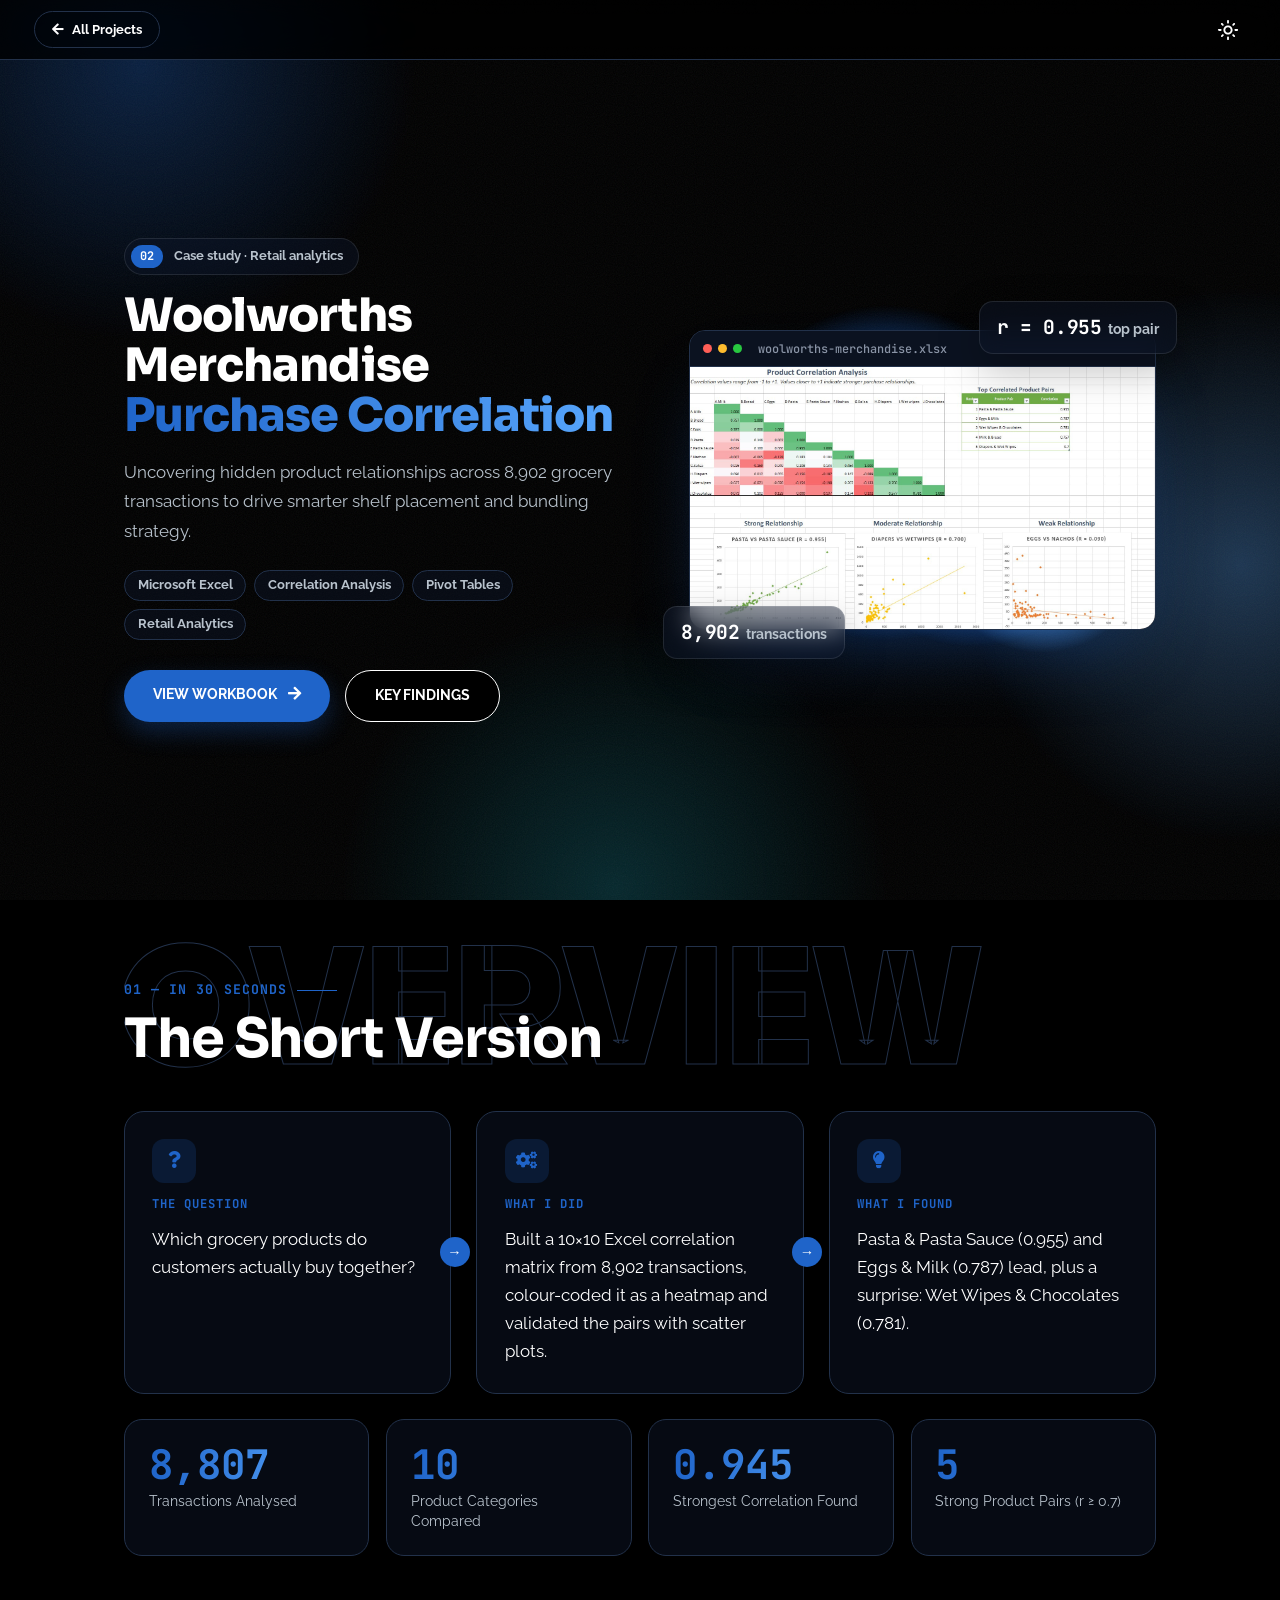
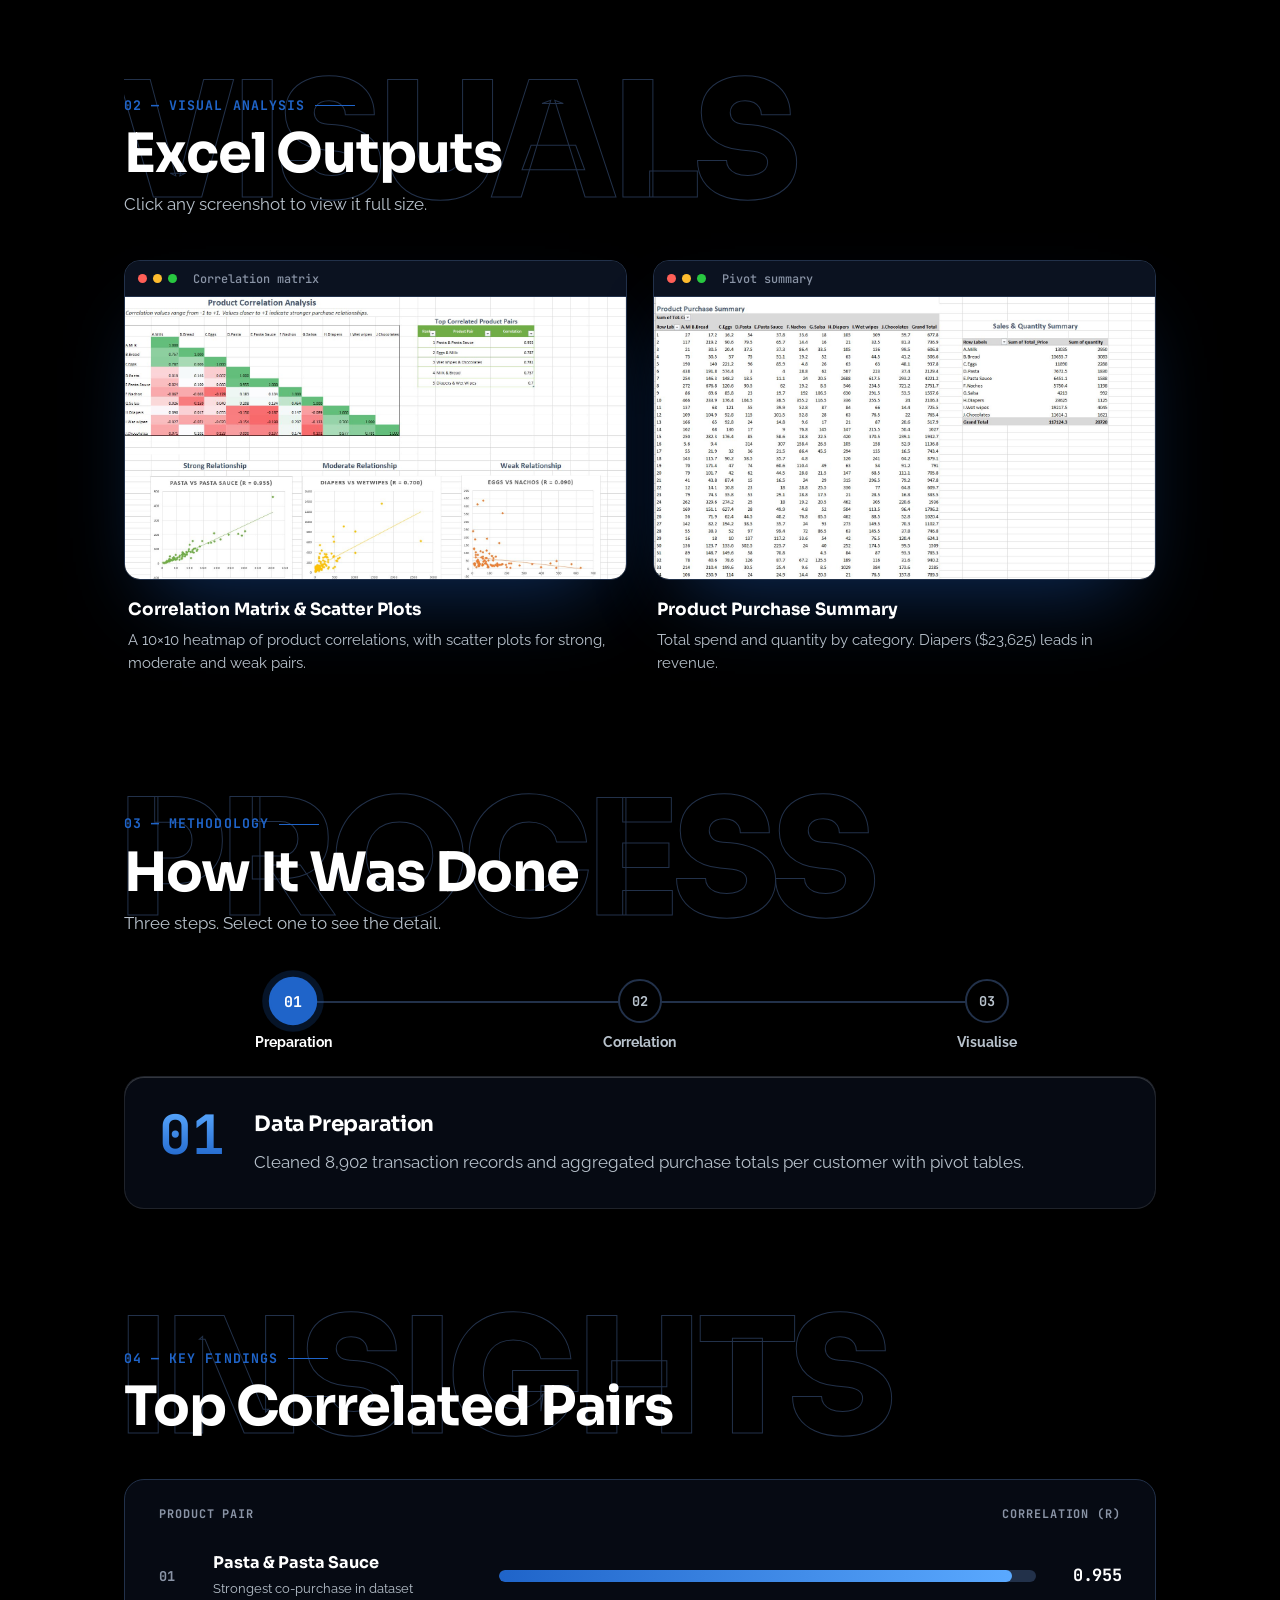
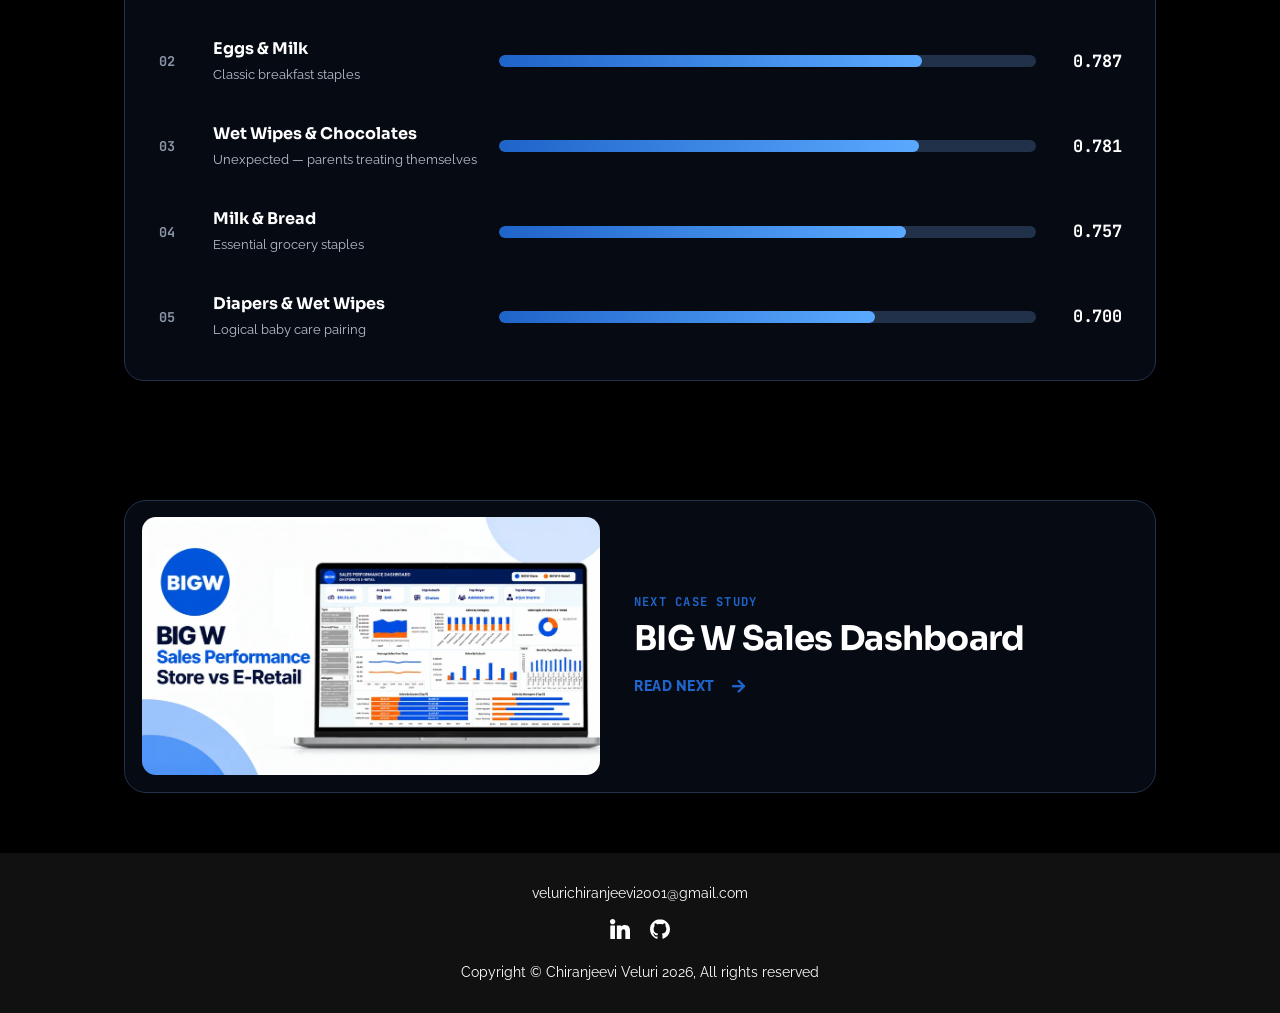
<file: project-woolies.html>
<!DOCTYPE html>
<html lang="en" data-theme="dark">
  <head>
    <meta charset="UTF-8" />
    <meta name="viewport" content="width=device-width, initial-scale=1.0" />
    <meta name="color-scheme" content="dark light" />
    <script src="js/theme-init.js"></script>
    <title>Woolworths Merchandise Purchase Correlation | Chiranjeevi Veluri</title>
    <link rel="icon" type="image/svg+xml" href="assets/favicon.svg" />
    <link rel="preconnect" href="https://fonts.googleapis.com" />
    <link rel="preconnect" href="https://fonts.gstatic.com" crossorigin />
    <link rel="stylesheet" href="https://fonts.googleapis.com/css2?family=JetBrains+Mono:wght@500;700&family=Sora:wght@600;700;800&display=swap" />
    <link rel="stylesheet" href="https://use.fontawesome.com/releases/v5.15.4/css/all.css" integrity="sha384-DyZ88mC6Up2uqS4h/KRgHuoeGwBcD4Ng9SiP4dIRy0EXTlnuz47vAwmeGwVChigm" crossorigin="anonymous" />
    <link rel="stylesheet" href="css/style.css" />
    <link rel="stylesheet" href="css/utilities.css" />
    <link rel="stylesheet" href="css/animations.css" />
    <link rel="stylesheet" href="css/glass.css" />
    <link rel="stylesheet" href="css/case-study.css" />
    <link rel="stylesheet" href="css/case-layout.css" />
  </head>
  <body class="cs-page">
    <div class="page-transition page-transition--enter"></div>
    <div class="bg-fx" aria-hidden="true">
      <span class="bg-blob bg-blob--1"></span>
      <span class="bg-blob bg-blob--2"></span>
      <span class="bg-blob bg-blob--3"></span>
      <div class="bg-grain"></div>
    </div>

    <!-- Top bar -->
    <div class="pw-topbar">
      <a href="index.html#projects" class="back-btn transition-link"><i class="fas fa-arrow-left"></i> All Projects</a>
      <span class="cs-topbar__title">Woolworths Merchandise Purchase Correlation</span>
      <div class="theme-switch">
        <input type="checkbox" id="switch" aria-label="Toggle dark mode" checked />
        <label class="toggle-icons" for="switch">
          <img class="moon" src="assets/moon.svg" alt="" />
          <img class="sun" src="assets/sun.svg" alt="" />
        </label>
      </div>
    </div>

    <main>
      <!-- Hero -->
      <section class="cs-hero cs-container">
        <div class="cs-hero__text" data-stagger="110">
          <span class="cs-eyebrow"><span class="cs-eyebrow__num">02</span> Case study · Retail analytics</span>
          <h1 class="cs-title">Woolworths Merchandise <span class="cs-accent">Purchase Correlation</span></h1>
          <p class="cs-lead">Uncovering hidden product relationships across 8,902 grocery transactions to drive smarter shelf placement and bundling strategy.</p>
          <ul class="cs-tags">
            <li>Microsoft Excel</li>
            <li>Correlation Analysis</li>
            <li>Pivot Tables</li>
            <li>Retail Analytics</li>
          </ul>
          <div class="cs-actions">
            <a href="https://1drv.ms/x/c/98083f540161e286/IQBtIwMUlbK-Q4O8q-QrEU2yAceO7gg0_eDlxKOZC6PpQ_o?e=umZQnA" class="btn btn-primary magnetic" target="_blank" rel="noopener">View Workbook <i class="fas fa-arrow-right"></i></a>
            <a href="#findings" class="btn btn-ghost magnetic">Key Findings</a>
          </div>
        </div>

        <div class="cs-hero__visual glass-stage" data-reveal="scale">
          <div class="glass-blobs" aria-hidden="true"><span></span><span></span><span></span></div>
          <figure class="cs-frame" data-tilt="4">
            <div class="cs-frame__bar"><span></span><span></span><span></span><em>woolworths-merchandise.xlsx</em></div>
            <div class="cs-zoom shimmer"><img src="assets/screenshots/correlation-matrix.png" alt="Correlation Matrix and Scatter Plots" /></div>
          </figure>
          <div class="cs-float cs-float--a"><span class="mono">8,902</span> transactions</div>
          <div class="cs-float cs-float--b"><span class="mono">r = 0.955</span> top pair</div>
        </div>
      </section>

      <!-- In 30 seconds -->
      <section class="cs-container cs-section" id="overview" data-toc="Overview">
        <div class="section-head" data-word="OVERVIEW" data-reveal>
          <span class="section-num">01 — In 30 seconds</span>
          <h2>The Short Version</h2>
        </div>
        <div class="cs-tldr" data-stagger="120">
          <article class="cs-tldr__card spotlight">
            <span class="cs-tldr__icon"><i class="fas fa-question"></i></span>
            <span class="cs-tldr__label">The question</span>
            <p>Which grocery products do customers actually buy together?</p>
          </article>
          <article class="cs-tldr__card spotlight">
            <span class="cs-tldr__icon"><i class="fas fa-cogs"></i></span>
            <span class="cs-tldr__label">What I did</span>
            <p>Built a 10×10 Excel correlation matrix from 8,902 transactions, colour-coded it as a heatmap and validated the pairs with scatter plots.</p>
          </article>
          <article class="cs-tldr__card spotlight">
            <span class="cs-tldr__icon"><i class="fas fa-lightbulb"></i></span>
            <span class="cs-tldr__label">What I found</span>
            <p>Pasta &amp; Pasta Sauce (0.955) and Eggs &amp; Milk (0.787) lead, plus a surprise: Wet Wipes &amp; Chocolates (0.781).</p>
          </article>
        </div>

        <div class="cs-kpis" data-stagger="90">
          <div class="cs-kpi">
            <span class="cs-kpi__num" data-count="8902">8,902</span>
            <span class="cs-kpi__label">Transactions Analysed</span>
          </div>
          <div class="cs-kpi">
            <span class="cs-kpi__num" data-count="10">10</span>
            <span class="cs-kpi__label">Product Categories Compared</span>
          </div>
          <div class="cs-kpi">
            <span class="cs-kpi__num" data-count="0.955" data-decimals="3">0.955</span>
            <span class="cs-kpi__label">Strongest Correlation Found</span>
          </div>
          <div class="cs-kpi">
            <span class="cs-kpi__num" data-count="5">5</span>
            <span class="cs-kpi__label">Strong Product Pairs (r ≥ 0.7)</span>
          </div>
        </div>
      </section>

      <!-- Dashboard -->
      <section class="cs-container cs-section" id="dashboard" data-toc="Dashboard">
        <div class="section-head" data-word="VISUALS" data-reveal>
          <span class="section-num">02 — Visual Analysis</span>
          <h2>Excel Outputs</h2>
          <p>Click any screenshot to view it full size.</p>
        </div>
        <div class="cs-gallery" data-stagger="120">
          <figure class="cs-shot">
            <div class="cs-frame">
              <div class="cs-frame__bar"><span></span><span></span><span></span><em>Correlation matrix</em></div>
              <div class="cs-zoom shimmer"><img src="assets/screenshots/correlation-matrix.png" alt="Correlation Matrix and Scatter Plots" loading="lazy" /></div>
            </div>
            <figcaption>
              <strong>Correlation Matrix &amp; Scatter Plots</strong>
              <span>A 10×10 heatmap of product correlations, with scatter plots for strong, moderate and weak pairs.</span>
            </figcaption>
          </figure>
          <figure class="cs-shot">
            <div class="cs-frame">
              <div class="cs-frame__bar"><span></span><span></span><span></span><em>Pivot summary</em></div>
              <div class="cs-zoom shimmer"><img src="assets/screenshots/pivot-summary.png" alt="Product Purchase Summary" loading="lazy" /></div>
            </div>
            <figcaption>
              <strong>Product Purchase Summary</strong>
              <span>Total spend and quantity by category. Diapers ($23,625) leads in revenue.</span>
            </figcaption>
          </figure>
        </div>
      </section>

      <!-- Process -->
      <section class="cs-container cs-section" id="process" data-toc="Process">
        <div class="section-head" data-word="PROCESS" data-reveal>
          <span class="section-num">03 — Methodology</span>
          <h2>How It Was Done</h2>
          <p>Three steps. Select one to see the detail.</p>
        </div>

        <div class="cs-steps" data-reveal style="--steps: 3">
          <div class="cs-steps__track" role="tablist" aria-label="Methodology steps">
            <span class="cs-steps__line" aria-hidden="true"><span class="cs-steps__fill"></span></span>
            <button class="cs-step is-active" role="tab" id="st1-tab" aria-controls="st1" aria-selected="true"><span class="cs-step__num">01</span><span class="cs-step__name">Preparation</span></button>
            <button class="cs-step" role="tab" id="st2-tab" aria-controls="st2" aria-selected="false"><span class="cs-step__num">02</span><span class="cs-step__name">Correlation</span></button>
            <button class="cs-step" role="tab" id="st3-tab" aria-controls="st3" aria-selected="false"><span class="cs-step__num">03</span><span class="cs-step__name">Visualise</span></button>
          </div>

          <div class="cs-step-panel glass-card" role="tabpanel" id="st1" aria-labelledby="st1-tab">
            <span class="cs-step-panel__num">01</span>
            <div><h3>Data Preparation</h3><p>Cleaned 8,902 transaction records and aggregated purchase totals per customer with pivot tables.</p></div>
          </div>
          <div class="cs-step-panel glass-card" role="tabpanel" id="st2" aria-labelledby="st2-tab" hidden>
            <span class="cs-step-panel__num">02</span>
            <div><h3>Correlation Matrix</h3><p>Applied Excel's CORREL function across all product pairs to build a 10×10 matrix. Values near +1 = strong co-purchase.</p></div>
          </div>
          <div class="cs-step-panel glass-card" role="tabpanel" id="st3" aria-labelledby="st3-tab" hidden>
            <span class="cs-step-panel__num">03</span>
            <div><h3>Heatmap &amp; Scatter Plots</h3><p>Conditional formatting colour-coded the matrix, and scatter plots with trendlines validated each relationship.</p></div>
          </div>
        </div>
      </section>

      <!-- Findings -->
      <section class="cs-container cs-section" id="findings" data-toc="Findings">
        <div class="section-head" data-word="INSIGHTS" data-reveal>
          <span class="section-num">04 — Key Findings</span>
          <h2>Top Correlated Pairs</h2>
        </div>
        <div class="cs-bars" data-reveal>
          <div class="cs-bars__head"><span>Product pair</span><span>Correlation (r)</span></div>
          <div class="cs-bar" style="--v: 0.955">
            <span class="cs-bar__rank">01</span>
            <div class="cs-bar__label"><strong>Pasta &amp; Pasta Sauce</strong><span>Strongest co-purchase in dataset</span></div>
            <div class="cs-bar__track"><span class="cs-bar__fill"></span></div>
            <span class="cs-bar__value mono">0.955</span>
          </div>
          <div class="cs-bar" style="--v: 0.787">
            <span class="cs-bar__rank">02</span>
            <div class="cs-bar__label"><strong>Eggs &amp; Milk</strong><span>Classic breakfast staples</span></div>
            <div class="cs-bar__track"><span class="cs-bar__fill"></span></div>
            <span class="cs-bar__value mono">0.787</span>
          </div>
          <div class="cs-bar" style="--v: 0.781">
            <span class="cs-bar__rank">03</span>
            <div class="cs-bar__label"><strong>Wet Wipes &amp; Chocolates</strong><span>Unexpected — parents treating themselves</span></div>
            <div class="cs-bar__track"><span class="cs-bar__fill"></span></div>
            <span class="cs-bar__value mono">0.781</span>
          </div>
          <div class="cs-bar" style="--v: 0.757">
            <span class="cs-bar__rank">04</span>
            <div class="cs-bar__label"><strong>Milk &amp; Bread</strong><span>Essential grocery staples</span></div>
            <div class="cs-bar__track"><span class="cs-bar__fill"></span></div>
            <span class="cs-bar__value mono">0.757</span>
          </div>
          <div class="cs-bar" style="--v: 0.7">
            <span class="cs-bar__rank">05</span>
            <div class="cs-bar__label"><strong>Diapers &amp; Wet Wipes</strong><span>Logical baby care pairing</span></div>
            <div class="cs-bar__track"><span class="cs-bar__fill"></span></div>
            <span class="cs-bar__value mono">0.700</span>
          </div>
        </div>
      </section>
    </main>

    <footer id="footer">
      <div class="container">
        <a href="mailto:velurichiranjeevi2001@gmail.com">velurichiranjeevi2001@gmail.com</a>
        <div class="social">
          <a href="https://www.linkedin.com/in/veluri-chiranjeevi-5b1b20225" target="_blank" rel="noopener"><img src="./assets/linkedin-icon.svg" alt="LinkedIn" /></a>
          <a href="https://github.com/ChiranjeeviVeluri" target="_blank" rel="noopener"><img src="./assets/github-icon.svg" alt="GitHub" /></a>
        </div>
        <p>Copyright &copy; Chiranjeevi Veluri <span id="datee"></span>, All rights reserved</p>
      </div>
    </footer>

    <script src="js/case-study.js"></script>
    <script src="js/script.js"></script>
    <script src="js/animations.js"></script>
    <script src="js/tabs.js"></script>
    <script src="js/glass.js"></script>
  </body>
</html>
</file>
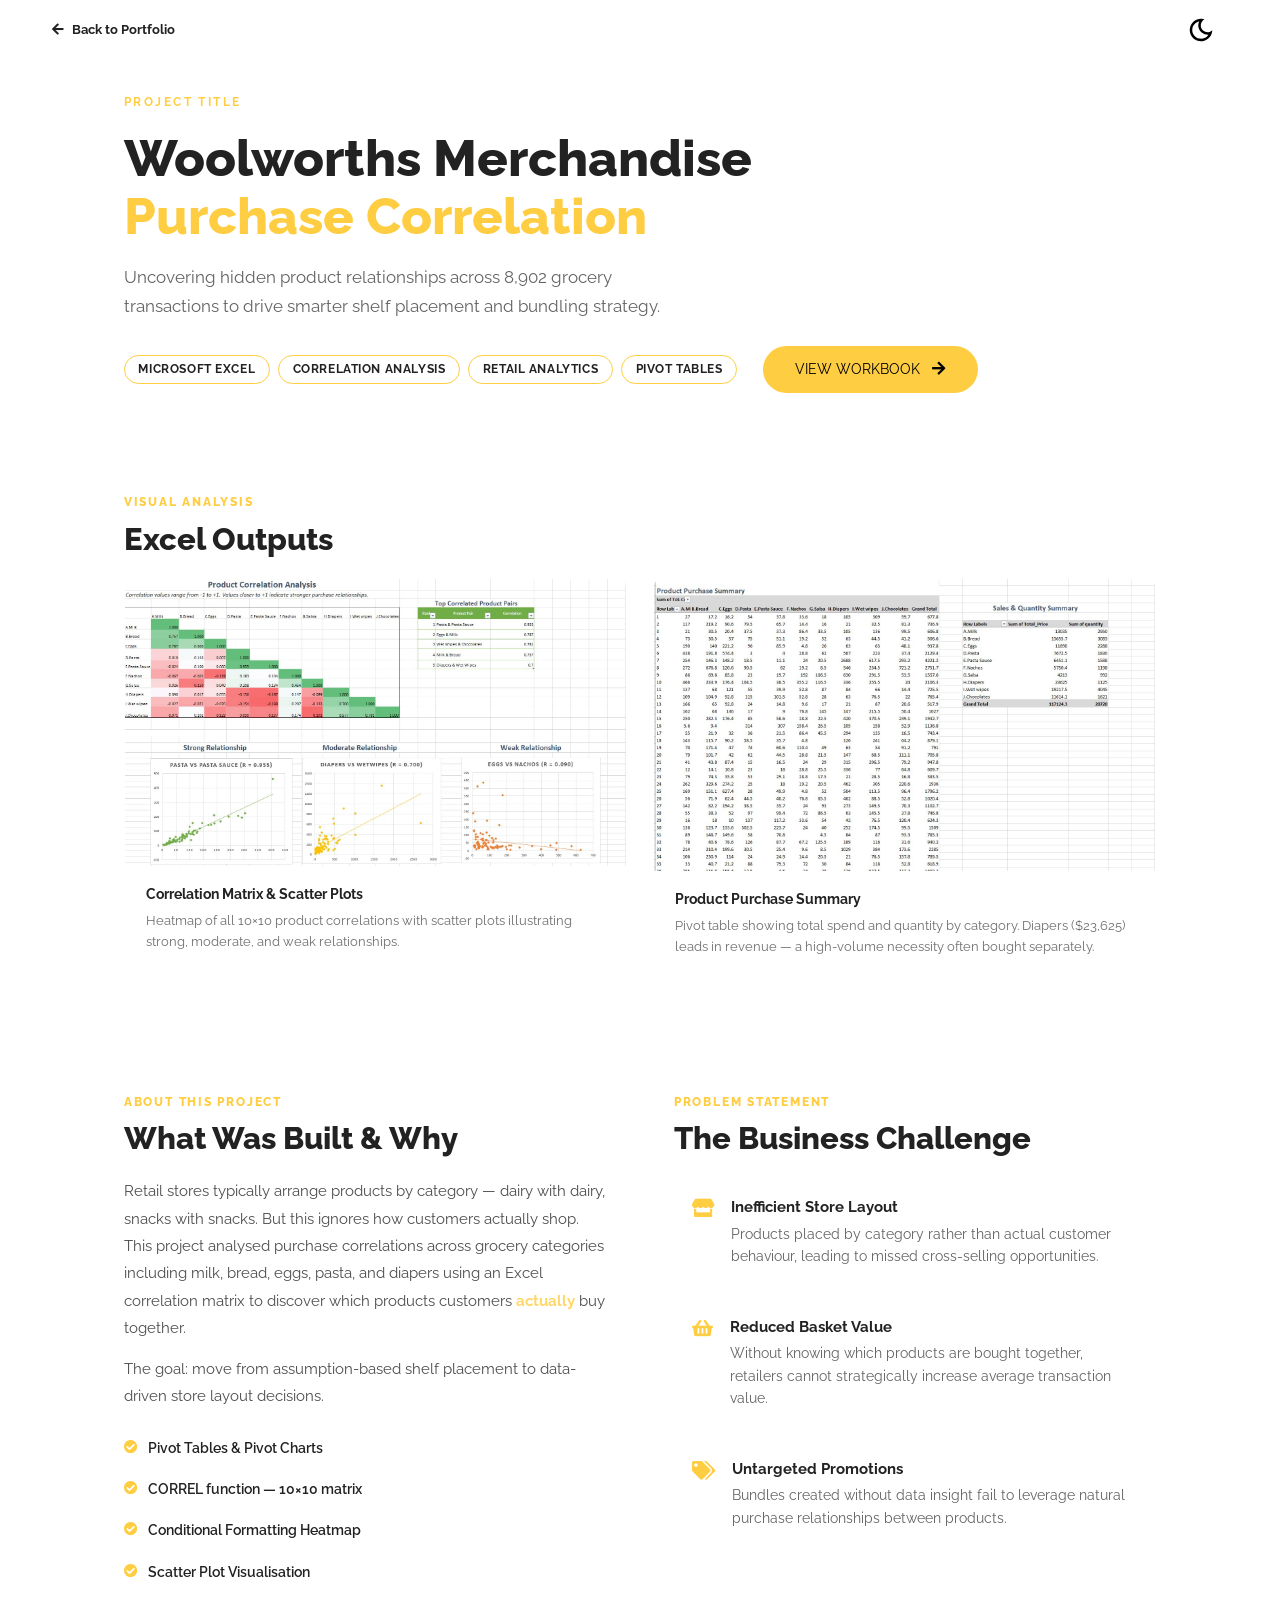
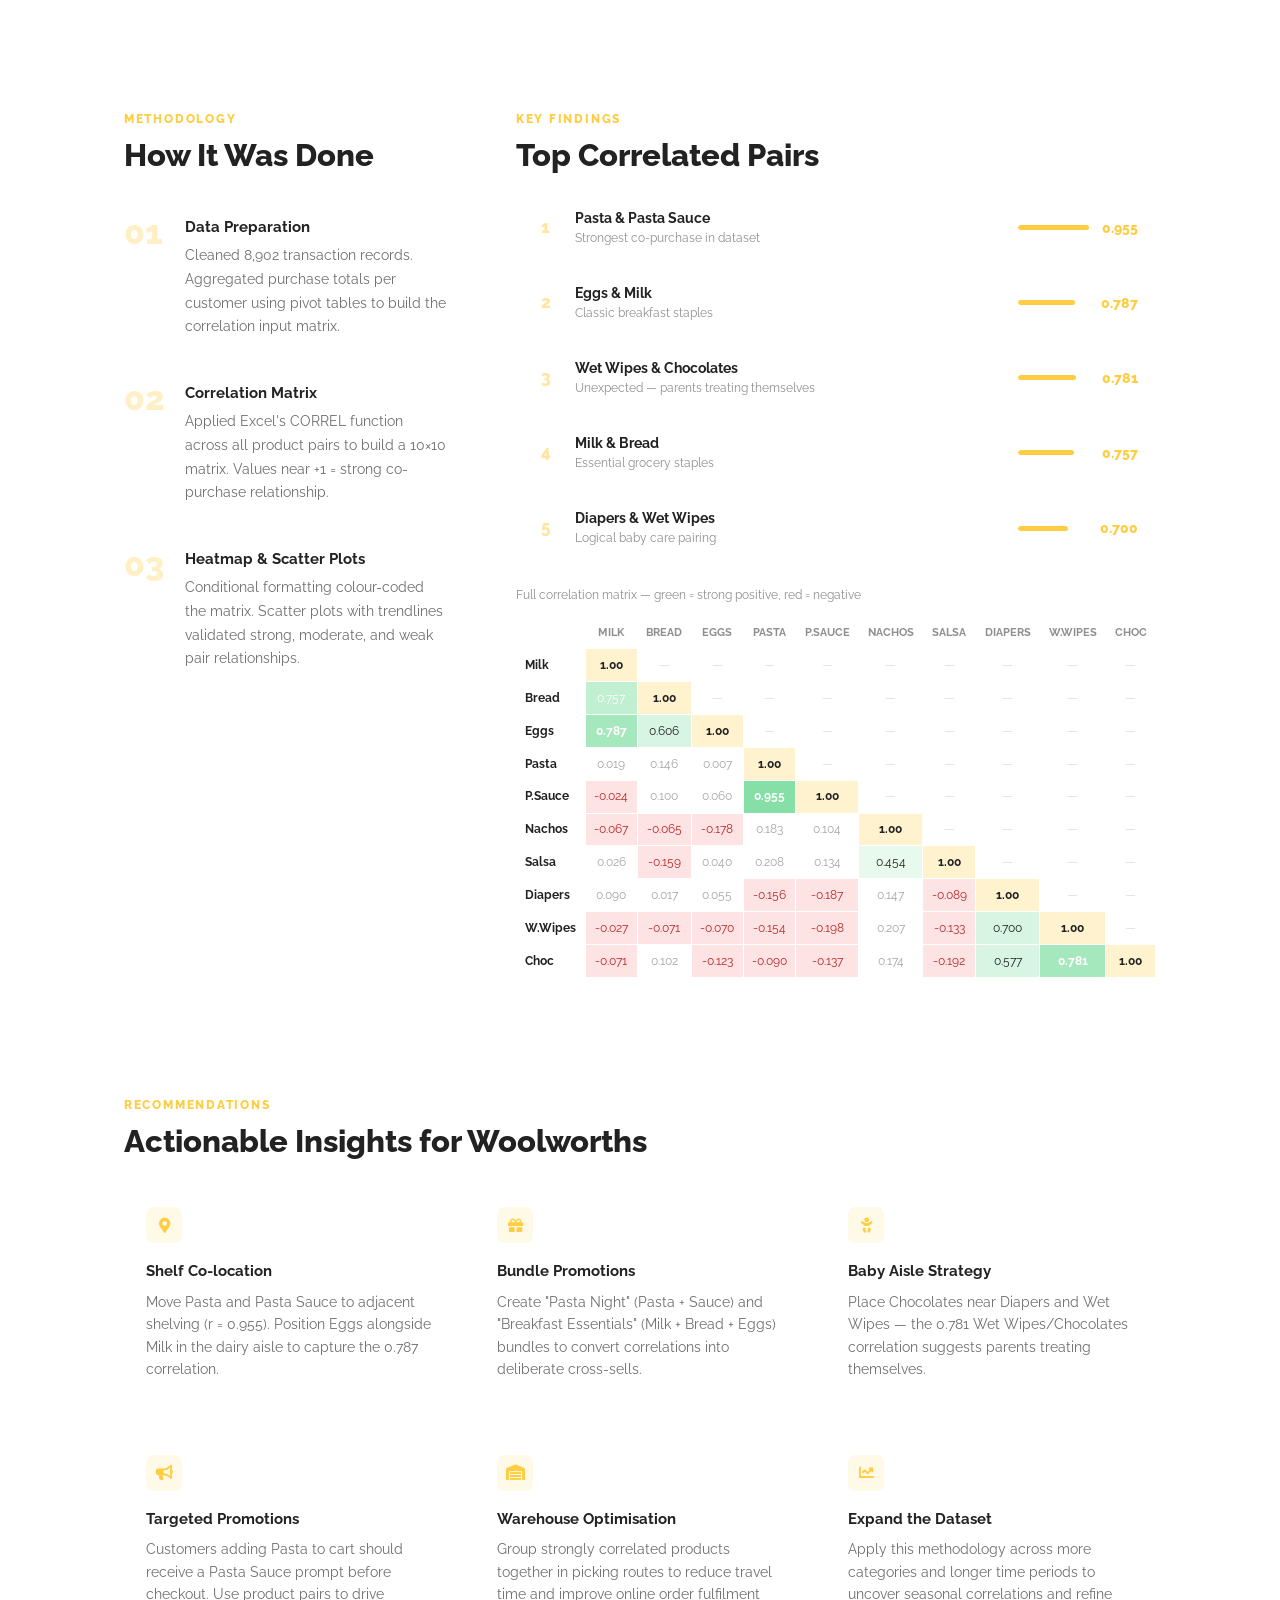
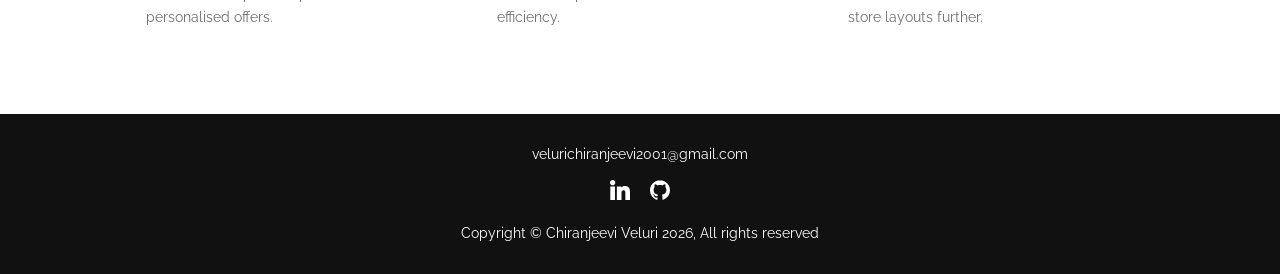
<file: portfolio-html/src/project-woolies.html>
<!DOCTYPE html>
<html lang="en">
  <head>
    <meta charset="UTF-8" />
    <meta name="viewport" content="width=device-width, initial-scale=1.0" />
    <title>Woolworths Merchandise Analysis | Chiranjeevi Veluri</title>
    <link rel="icon" type="image/x-icon" href="assets/favicon/favicon.ico" />
    <link rel="stylesheet" href="https://use.fontawesome.com/releases/v5.15.4/css/all.css" integrity="sha384-DyZ88mC6Up2uqS4h/KRgHuoeGwBcD4Ng9SiP4dIRy0EXTlnuz47vAwmeGwVChigm" crossorigin="anonymous" />
    <link rel="stylesheet" href="css/style.css" />
    <link rel="stylesheet" href="css/utilities.css" />
    <link rel="stylesheet" href="css/project-woolies.css" />
  </head>
  <body>
    <div class="page-transition page-transition--enter"></div>

    <!-- Fixed nav bar -->
    <div class="pw-topbar">
      <a href="index.html" class="back-btn transition-link"><i class="fas fa-arrow-left"></i> Back to Portfolio</a>
      <div class="theme-switch">
        <input type="checkbox" id="switch" />
        <label class="toggle-icons" for="switch">
          <img class="moon" src="assets/moon.svg" alt="Dark mode" />
          <img class="sun" src="assets/sun.svg" alt="Light mode" />
        </label>
      </div>
    </div>

    <!-- Hero -->
    <section class="pw-hero pw-light">
      <div class="pw-container">
        <div class="pw-hero__eyebrow">Project Title</div>
        <h1 class="pw-hero__title">Woolworths Merchandise<br><span class="pw-accent">Purchase Correlation</span></h1>
        <p class="pw-hero__sub">Uncovering hidden product relationships across 8,902 grocery transactions to drive smarter shelf placement and bundling strategy.</p>
        <div class="pw-hero__row">
          <div class="pw-hero__tags">
            <span class="tag">Microsoft Excel</span>
            <span class="tag">Correlation Analysis</span>
            <span class="tag">Retail Analytics</span>
            <span class="tag">Pivot Tables</span>
          </div>
          <a href="https://1drv.ms/x/c/98083f540161e286/IQBtIwMUlbK-Q4O8q-QrEU2yAceO7gg0_eDlxKOZC6PpQ_o?e=umZQnA" class="btn btn-primary">View Workbook <i class="fas fa-arrow-right"></i></a>
        </div>
      </div>
    </section>

      <!-- Screenshots -->
    <section class="pw-section pw-light">
      <div class="pw-container">
        <span class="pw-label">Visual Analysis</span>
        <h2 class="pw-heading">Excel Outputs</h2>
        <div class="pw-screenshots">
          <div class="pw-screenshot">
            <img src="assets/screenshots/correlation-matrix.png" alt="Correlation Matrix and Scatter Plots" loading="lazy" />
            <div class="pw-screenshot__cap">
              <strong>Correlation Matrix & Scatter Plots</strong>
              <p>Heatmap of all 10×10 product correlations with scatter plots illustrating strong, moderate, and weak relationships.</p>
            </div>
          </div>
          <div class="pw-screenshot">
            <img src="assets/screenshots/pivot-summary.png" alt="Product Purchase Summary" loading="lazy" />
            <div class="pw-screenshot__cap">
              <strong>Product Purchase Summary</strong>
              <p>Pivot table showing total spend and quantity by category. Diapers ($23,625) leads in revenue — a high-volume necessity often bought separately.</p>
            </div>
          </div>
        </div>
      </div>
    </section>

    <!-- About + Problem side by side -->
    <section class="pw-section pw-light">
      <div class="pw-container pw-two-col">
        <div>
          <span class="pw-label">About This Project</span>
          <h2 class="pw-heading">What Was Built & Why</h2>
          <p class="pw-body">Retail stores typically arrange products by category — dairy with dairy, snacks with snacks. But this ignores how customers actually shop. This project analysed purchase correlations across grocery categories including milk, bread, eggs, pasta, and diapers using an Excel correlation matrix to discover which products customers <em class="pw-em">actually</em> buy together.</p>
          <p class="pw-body">The goal: move from assumption-based shelf placement to data-driven store layout decisions.</p>
          <ul class="pw-tool-list">
            <li><i class="fas fa-check-circle"></i> Pivot Tables & Pivot Charts</li>
            <li><i class="fas fa-check-circle"></i> CORREL function — 10×10 matrix</li>
            <li><i class="fas fa-check-circle"></i> Conditional Formatting Heatmap</li>
            <li><i class="fas fa-check-circle"></i> Scatter Plot Visualisation</li>
          </ul>
        </div>
        <div>
          <span class="pw-label">Problem Statement</span>
          <h2 class="pw-heading">The Business Challenge</h2>
          <div class="pw-prob-cards">
            <div class="pw-prob-card">
              <i class="fas fa-store"></i>
              <div>
                <h3>Inefficient Store Layout</h3>
                <p>Products placed by category rather than actual customer behaviour, leading to missed cross-selling opportunities.</p>
              </div>
            </div>
            <div class="pw-prob-card">
              <i class="fas fa-shopping-basket"></i>
              <div>
                <h3>Reduced Basket Value</h3>
                <p>Without knowing which products are bought together, retailers cannot strategically increase average transaction value.</p>
              </div>
            </div>
            <div class="pw-prob-card">
              <i class="fas fa-tags"></i>
              <div>
                <h3>Untargeted Promotions</h3>
                <p>Bundles created without data insight fail to leverage natural purchase relationships between products.</p>
              </div>
            </div>
          </div>
        </div>
      </div>
    </section>

    <!-- Methodology + Key Findings combined -->
    <section class="pw-section pw-dark">
      <div class="pw-container">
        <div class="pw-mf-grid">

          <!-- Left: Methodology steps -->
          <div>
            <span class="pw-label">Methodology</span>
            <h2 class="pw-heading pw-heading--white">How It Was Done</h2>
            <div class="pw-steps">
              <div class="pw-step">
                <div class="pw-step__num">01</div>
                <div>
                  <h3>Data Preparation</h3>
                  <p>Cleaned 8,902 transaction records. Aggregated purchase totals per customer using pivot tables to build the correlation input matrix.</p>
                </div>
              </div>
              <div class="pw-step">
                <div class="pw-step__num">02</div>
                <div>
                  <h3>Correlation Matrix</h3>
                  <p>Applied Excel's CORREL function across all product pairs to build a 10×10 matrix. Values near +1 = strong co-purchase relationship.</p>
                </div>
              </div>
              <div class="pw-step">
                <div class="pw-step__num">03</div>
                <div>
                  <h3>Heatmap & Scatter Plots</h3>
                  <p>Conditional formatting colour-coded the matrix. Scatter plots with trendlines validated strong, moderate, and weak pair relationships.</p>
                </div>
              </div>
            </div>
          </div>

          <!-- Right: Top findings + mini heatmap -->
          <div>
            <span class="pw-label">Key Findings</span>
            <h2 class="pw-heading pw-heading--white">Top Correlated Pairs</h2>
            <div class="pw-pairs">
              <div class="pw-pair">
                <span class="pw-pair__rank">1</span>
                <div class="pw-pair__info">
                  <strong>Pasta & Pasta Sauce</strong>
                  <span>Strongest co-purchase in dataset</span>
                </div>
                <div class="pw-pair__bar-wrap">
                  <div class="pw-pair__bar" style="--w:95.5%"></div>
                  <span class="pw-pair__score">0.955</span>
                </div>
              </div>
              <div class="pw-pair">
                <span class="pw-pair__rank">2</span>
                <div class="pw-pair__info">
                  <strong>Eggs & Milk</strong>
                  <span>Classic breakfast staples</span>
                </div>
                <div class="pw-pair__bar-wrap">
                  <div class="pw-pair__bar" style="--w:78.7%"></div>
                  <span class="pw-pair__score">0.787</span>
                </div>
              </div>
              <div class="pw-pair">
                <span class="pw-pair__rank">3</span>
                <div class="pw-pair__info">
                  <strong>Wet Wipes & Chocolates</strong>
                  <span>Unexpected — parents treating themselves</span>
                </div>
                <div class="pw-pair__bar-wrap">
                  <div class="pw-pair__bar" style="--w:78.1%"></div>
                  <span class="pw-pair__score">0.781</span>
                </div>
              </div>
              <div class="pw-pair">
                <span class="pw-pair__rank">4</span>
                <div class="pw-pair__info">
                  <strong>Milk & Bread</strong>
                  <span>Essential grocery staples</span>
                </div>
                <div class="pw-pair__bar-wrap">
                  <div class="pw-pair__bar" style="--w:75.7%"></div>
                  <span class="pw-pair__score">0.757</span>
                </div>
              </div>
              <div class="pw-pair">
                <span class="pw-pair__rank">5</span>
                <div class="pw-pair__info">
                  <strong>Diapers & Wet Wipes</strong>
                  <span>Logical baby care pairing</span>
                </div>
                <div class="pw-pair__bar-wrap">
                  <div class="pw-pair__bar" style="--w:70%"></div>
                  <span class="pw-pair__score">0.700</span>
                </div>
              </div>
            </div>

            <!-- Compact heatmap -->
            <div class="pw-heatmap-wrap">
              <p class="pw-heatmap-note">Full correlation matrix — green = strong positive, red = negative</p>
              <div class="pw-heatmap-scroll">
                <table class="pw-heatmap">
                  <thead>
                    <tr><th></th><th>Milk</th><th>Bread</th><th>Eggs</th><th>Pasta</th><th>P.Sauce</th><th>Nachos</th><th>Salsa</th><th>Diapers</th><th>W.Wipes</th><th>Choc</th></tr>
                  </thead>
                  <tbody>
                    <tr><td class="hl">Milk</td>      <td class="hs">1.00</td><td class="hn">—</td><td class="hn">—</td><td class="hn">—</td><td class="hn">—</td><td class="hn">—</td><td class="hn">—</td><td class="hn">—</td><td class="hn">—</td><td class="hn">—</td></tr>
                    <tr><td class="hl">Bread</td>     <td class="hm3">0.757</td><td class="hs">1.00</td><td class="hn">—</td><td class="hn">—</td><td class="hn">—</td><td class="hn">—</td><td class="hn">—</td><td class="hn">—</td><td class="hn">—</td><td class="hn">—</td></tr>
                    <tr><td class="hl">Eggs</td>      <td class="hm4">0.787</td><td class="hm2">0.606</td><td class="hs">1.00</td><td class="hn">—</td><td class="hn">—</td><td class="hn">—</td><td class="hn">—</td><td class="hn">—</td><td class="hn">—</td><td class="hn">—</td></tr>
                    <tr><td class="hl">Pasta</td>     <td class="hz">0.019</td><td class="hz">0.146</td><td class="hz">0.007</td><td class="hs">1.00</td><td class="hn">—</td><td class="hn">—</td><td class="hn">—</td><td class="hn">—</td><td class="hn">—</td><td class="hn">—</td></tr>
                    <tr><td class="hl">P.Sauce</td>   <td class="hr">-0.024</td><td class="hz">0.100</td><td class="hz">0.060</td><td class="hm5">0.955</td><td class="hs">1.00</td><td class="hn">—</td><td class="hn">—</td><td class="hn">—</td><td class="hn">—</td><td class="hn">—</td></tr>
                    <tr><td class="hl">Nachos</td>    <td class="hr">-0.067</td><td class="hr">-0.065</td><td class="hr">-0.178</td><td class="hz">0.183</td><td class="hz">0.104</td><td class="hs">1.00</td><td class="hn">—</td><td class="hn">—</td><td class="hn">—</td><td class="hn">—</td></tr>
                    <tr><td class="hl">Salsa</td>     <td class="hz">0.026</td><td class="hr">-0.159</td><td class="hz">0.040</td><td class="hz">0.208</td><td class="hz">0.134</td><td class="hm1">0.454</td><td class="hs">1.00</td><td class="hn">—</td><td class="hn">—</td><td class="hn">—</td></tr>
                    <tr><td class="hl">Diapers</td>   <td class="hz">0.090</td><td class="hz">0.017</td><td class="hz">0.055</td><td class="hr">-0.156</td><td class="hr">-0.187</td><td class="hz">0.147</td><td class="hr">-0.089</td><td class="hs">1.00</td><td class="hn">—</td><td class="hn">—</td></tr>
                    <tr><td class="hl">W.Wipes</td>   <td class="hr">-0.027</td><td class="hr">-0.071</td><td class="hr">-0.070</td><td class="hr">-0.154</td><td class="hr">-0.198</td><td class="hz">0.207</td><td class="hr">-0.133</td><td class="hm2">0.700</td><td class="hs">1.00</td><td class="hn">—</td></tr>
                    <tr><td class="hl">Choc</td>      <td class="hr">-0.071</td><td class="hz">0.102</td><td class="hr">-0.123</td><td class="hr">-0.090</td><td class="hr">-0.137</td><td class="hz">0.174</td><td class="hr">-0.192</td><td class="hm2">0.577</td><td class="hm4">0.781</td><td class="hs">1.00</td></tr>
                  </tbody>
                </table>
              </div>
            </div>
          </div>
        </div>
      </div>
    </section>


    <!-- Recommendations -->
    <section class="pw-section pw-dark">
      <div class="pw-container">
        <span class="pw-label">Recommendations</span>
        <h2 class="pw-heading pw-heading--white">Actionable Insights for Woolworths</h2>
        <div class="pw-rec-grid">
          <div class="pw-rec-card">
            <div class="pw-rec-icon"><i class="fas fa-map-marker-alt"></i></div>
            <h3>Shelf Co-location</h3>
            <p>Move Pasta and Pasta Sauce to adjacent shelving (r = 0.955). Position Eggs alongside Milk in the dairy aisle to capture the 0.787 correlation.</p>
          </div>
          <div class="pw-rec-card">
            <div class="pw-rec-icon"><i class="fas fa-gift"></i></div>
            <h3>Bundle Promotions</h3>
            <p>Create "Pasta Night" (Pasta + Sauce) and "Breakfast Essentials" (Milk + Bread + Eggs) bundles to convert correlations into deliberate cross-sells.</p>
          </div>
          <div class="pw-rec-card">
            <div class="pw-rec-icon"><i class="fas fa-baby"></i></div>
            <h3>Baby Aisle Strategy</h3>
            <p>Place Chocolates near Diapers and Wet Wipes — the 0.781 Wet Wipes/Chocolates correlation suggests parents treating themselves.</p>
          </div>
          <div class="pw-rec-card">
            <div class="pw-rec-icon"><i class="fas fa-bullhorn"></i></div>
            <h3>Targeted Promotions</h3>
            <p>Customers adding Pasta to cart should receive a Pasta Sauce prompt before checkout. Use product pairs to drive personalised offers.</p>
          </div>
          <div class="pw-rec-card">
            <div class="pw-rec-icon"><i class="fas fa-warehouse"></i></div>
            <h3>Warehouse Optimisation</h3>
            <p>Group strongly correlated products together in picking routes to reduce travel time and improve online order fulfilment efficiency.</p>
          </div>
          <div class="pw-rec-card">
            <div class="pw-rec-icon"><i class="fas fa-chart-line"></i></div>
            <h3>Expand the Dataset</h3>
            <p>Apply this methodology across more categories and longer time periods to uncover seasonal correlations and refine store layouts further.</p>
          </div>
        </div>
      </div>
    </section>

    <footer id="footer">
      <div class="container">
        <a href="mailto:velurichiranjeevi2001@gmail.com">velurichiranjeevi2001@gmail.com</a>
        <div class="social">
          <a href="#" target="_blank"><img src="./assets/linkedin-icon.svg" alt="LinkedIn" /></a>
          <a href="#" target="_blank"><img src="./assets/github-icon.svg" alt="GitHub" /></a>
        </div>
        <p>Copyright &copy; Chiranjeevi Veluri <span id="datee"></span>, All rights reserved</p>
      </div>
    </footer>

    <script src="js/script.js"></script>
    <script src="js/project-woolies.js"></script>
  </body>
</html>
</file>
<file: css/style.css>
@import url(https://fonts.googleapis.com/css?family=Raleway:100,200,300,400,500,600,700,800,900);

/* Variables */
:root {
  --primary-color: #1F64C9;
  --primary-hover: #1855AD;
  --primary-active: #154A96;
  --secondary-color: #1855AD;
  --light-blue: #EAF3FF;
  --bg-tint: #F7FBFF;
  --bg-primary: #ffffff;
  --text-color: #1E293B;
  --text-color-two: #ffffff;
  --text-secondary: #64748B;
  --text-muted: #94A3B8;
  --bg-secondary: #000000;
  --card-background: #ffffff;
  --bg-secondary-two: #111111;
  --border-color: #E5EAF2;
  --divider-color: #EDF2F7;
  --shadow: 0 10px 30px rgba(15, 23, 42, 0.06);
  --shadow-hover: 0 15px 40px rgba(15, 23, 42, 0.08);

  --weight-small: 400;
  --weight-semibold: 600;
  --weight-bold: 800;

  --width-small: 600px;
  --width-medium: 1100px;
  --width-large: 1300px;
}

[data-theme="dark"] {
  --primary-color: #1F64C9;
  --primary-hover: #2F7BE0;
  --primary-active: #154A96;
  --secondary-color: #2F7BE0;
  --light-blue: rgba(31, 100, 201, 0.18);
  --bg-tint: #0B1220;
  --bg-primary: #000000;
  --text-color: #ffffff;
  --text-color-two: #222222;
  --text-secondary: #B8C2CC;
  --text-muted: #8A94A6;
  --bg-secondary: #ffffff;
  --card-background: #111111;
  --bg-secondary-two: #ffffff;
  --border-color: #22314A;
  --divider-color: #1B2536;
  --shadow: 0 2px 10px rgba(95, 95, 95, 0.2);
  --shadow-hover: 0 6px 20px rgba(31, 100, 201, 0.25);
}

[data-theme="dark"] .toggle-icons .moon { filter: invert(1); }
[data-theme="dark"] .exp-kpi__num { color: #8FBFFF; }

html {
  font-size: 106%;
  scroll-behavior: smooth;
  scroll-padding-top: 90px;
}

* {
  margin: 0;
  padding: 0;
  box-sizing: border-box;
}

ul {
  list-style: none;
}

a {
  text-decoration: none;
  color: var(--text-color);
}

img {
  max-width: 100%;
}

body {
  background: var(--bg-primary);
  color: var(--text-color);
  font-family: "Raleway", sans-serif;
  line-height: 1.5;
}

:focus-visible {
  outline: 2px solid var(--primary-color);
  outline-offset: 3px;
}

/* Navbar */
.navbar {
  position: fixed;
  top: 0;
  left: 0;
  right: 0;
  z-index: 20;
}

.navbar .container {
  display: flex;
  align-items: center;
  justify-content: space-between;
  height: 80px;
}

.navbar .nav-menu {
  display: flex;
  align-items: center;
}

.navbar .nav-link {
  margin: 0 1rem;
  font-size: 0.8rem;
  font-weight: var(--weight-semibold);
}

.fas.fa-arrow-right {
  margin-left: 0.5rem;
  font-size: 0.9rem;
}

/* Nav Social */
.nav-social {
  display: flex;
  align-items: center;
  gap: 1rem;
}

.nav-social a {
  color: var(--text-color);
  font-size: 1.2rem;
  transition: 0.3s ease;
}

.nav-social a:hover {
  color: var(--primary-color);
}

/* Hamburger */
.hamburger {
  margin-bottom: 0.1rem;
  display: none;
}

.bar {
  display: block;
  width: 23px;
  height: 3px;
  margin: 4px auto;
  transition: all 0.3s ease-in-out;
  border-radius: 30px;
  background-color: var(--bg-secondary);
}

/* Hero */
#hero {
  display: flex;
  flex-direction: column;
}

.division {
  width: 100%;
  margin: 2rem 0;
}

/* Timeline (Education) */
.timeline-section {
  display: flex;
  flex-direction: column;
  margin: 2rem auto;
  padding-bottom: 2rem;
}

.timeline {
  position: relative;
  margin-top: 2rem;
  padding-left: 160px;
}

.timeline::before {
  content: "";
  position: absolute;
  left: 130px;
  top: 0;
  bottom: 0;
  width: 2px;
}

.timeline-item {
  position: relative;
  display: flex;
  align-items: flex-start;
  margin-bottom: 3rem;
}

.timeline-item:last-child {
  margin-bottom: 0;
}

.timeline-date {
  position: absolute;
  left: -160px;
  width: 120px;
  text-align: right;
  font-family: "JetBrains Mono", monospace;
  font-size: 0.8rem;
  font-weight: var(--weight-semibold);
  color: var(--primary-color);
  padding-top: 1.3rem;
}

.timeline-dot {
  position: absolute;
  left: -36px;
  top: 1.4rem;
  width: 14px;
  height: 14px;
  border-radius: 50%;
  flex-shrink: 0;
}

.timeline-content h3 {
  font-size: 1.2rem;
  font-weight: var(--weight-bold);
  color: var(--text-color);
  margin-bottom: 0.3rem;
}

.timeline-place {
  font-size: 0.9rem;
  color: var(--text-secondary);
}

/* Footer */
#footer {
  background: #111111;
}

#footer .container {
  display: flex;
  flex-direction: column;
  align-items: center;
  justify-content: center;
  color: #ffffff;
  min-height: 160px;
  text-align: center;
}

#footer a {
  font-size: 0.8rem;
  color: #fff;
}

#footer a:hover {
  opacity: 0.6;
}

#footer .social {
  margin: 0.9rem 0;
}

#footer .social img {
  width: 20px;
  height: 20px;
}

#footer .social a {
  margin: 0 0.5rem;
}

#footer p {
  font-size: 0.8rem;
}

/* Page transition overlay */
.page-transition {
  position: fixed;
  top: 0; left: 0;
  width: 100%; height: 100%;
  background: var(--primary-color);
  z-index: 9999;
  transform: translateX(-100%);
  pointer-events: none;
}

.page-transition.is-leaving {
  animation: transitionOut 0.5s cubic-bezier(0.77, 0, 0.18, 1) forwards;
}

.page-transition--enter {
  animation: transitionIn 0.5s cubic-bezier(0.77, 0, 0.18, 1) forwards;
}

@keyframes transitionOut {
  0%   { transform: translateX(-100%); }
  100% { transform: translateX(0%); }
}

@keyframes transitionIn {
  0%   { transform: translateX(0%); }
  100% { transform: translateX(100%); }
}

/* Experience card internals */
.exp-card {
  background: var(--card-background);
  border: 1px solid var(--border-color);
  border-radius: 14px;
  padding: 2rem;
  box-shadow: var(--shadow);
}

.exp-card__top {
  display: flex;
  justify-content: space-between;
  align-items: flex-start;
  gap: 1rem;
  flex-wrap: wrap;
}

.exp-role { font-size: 1.3rem; font-weight: 800; color: var(--text-color); margin-bottom: 0.2rem; }
.exp-company { font-size: 1rem; font-weight: 600; color: var(--primary-color); }

.exp-badge {
  font-size: 0.7rem;
  font-weight: 700;
  text-transform: uppercase;
  letter-spacing: 0.03em;
  color: var(--primary-color);
  background: var(--light-blue);
  border: 1px solid var(--primary-color);
  padding: 0.35rem 0.8rem;
  border-radius: 20px;
  white-space: nowrap;
}

.exp-desc { margin-top: 0.9rem; color: var(--text-secondary); font-size: 0.92rem; line-height: 1.6; }

.exp-kpi-grid {
  display: grid;
  grid-template-columns: repeat(auto-fit, minmax(150px, 1fr));
  gap: 1rem;
  margin-top: 1.5rem;
}

.exp-kpi {
  display: flex;
  align-items: center;
  gap: 0.9rem;
  background: var(--bg-tint);
  border: 1px solid var(--border-color);
  border-radius: 10px;
  padding: 1rem;
}

.exp-kpi__icon {
  width: 38px;
  height: 38px;
  border-radius: 50%;
  background: var(--light-blue);
  display: flex;
  align-items: center;
  justify-content: center;
  flex-shrink: 0;
}

.exp-kpi__icon i { color: var(--primary-color); font-size: 0.95rem; }
.exp-kpi__num { font-size: 1.15rem; font-weight: 800; color: var(--primary-active); line-height: 1.1; }
.exp-kpi__label { font-size: 0.75rem; color: var(--text-secondary); margin-top: 0.15rem; }

.exp-contrib-list { display: flex; flex-direction: column; gap: 0.6rem; }

.exp-contrib-list li {
  position: relative;
  padding-left: 1.1rem;
  font-size: 0.9rem;
  color: var(--text-secondary);
  line-height: 1.55;
}

.exp-contrib-list li::before {
  content: "";
  position: absolute;
  left: 0;
  top: 0.55rem;
  width: 5px;
  height: 5px;
  border-radius: 50%;
  background: var(--primary-color);
}

.exp-contrib-list li strong { color: var(--text-color); font-weight: 600; }

.exp-tech-list { display: flex; flex-wrap: wrap; gap: 0.6rem; margin-top: 1.5rem; }

.exp-tech {
  font-size: 0.78rem;
  font-weight: 600;
  color: var(--text-secondary);
  background: var(--bg-primary);
  border: 1px solid var(--border-color);
  padding: 0.4rem 0.85rem;
  border-radius: 20px;
  transition: 0.25s ease;
}

.exp-tech:hover {
  background: var(--light-blue);
  border-color: var(--primary-color);
  color: var(--primary-color);
}

/* Responsive */
@media (max-width: 768px) {
  .timeline {
    padding-left: 100px;
  }

  .timeline::before {
    left: 75px;
  }

  .timeline-date {
    left: -100px;
    width: 65px;
    font-size: 0.72rem;
  }

  .timeline-dot {
    left: -31px;
  }

  .exp-card { padding: 1.5rem; }
}

@media (max-width: 480px) {
  .timeline {
    padding-left: 0;
    padding-top: 1rem;
  }

  .timeline::before {
    left: 6px;
    top: 0;
  }

  .timeline-date {
    position: static;
    width: auto;
    text-align: left;
    padding-top: 0;
    margin-bottom: 0.4rem;
  }

  .timeline-item {
    flex-direction: column;
    padding-left: 1.75rem;
  }

  .exp-card { padding: 1.25rem; }
  .exp-kpi-grid { grid-template-columns: 1fr; }
}
</file>
<file: css/utilities.css>
.container {
  max-width: var(--width-medium);
  margin: 0 auto;
  padding: 1rem 2rem;
}

/* Highlight */
.highlight {
  color: var(--primary-color);
  font-weight: var(--weight-bold);
}

/* Buttons */
.btn {
  display: inline-block;
  padding: 0.75rem 1.9rem;
  border-radius: 30px;
  text-transform: uppercase;
  font-size: 0.82rem;
  transition: 0.3s;
}

.btn-primary {
  background: var(--primary-color);
  color: #ffffff;
}

.btn-secondary:hover {
  color: #fff;
}

.btn-secondary {
  margin: 5px 0;
  background-color: var(--bg-secondary);
  color: var(--bg-primary);
  position: relative;
  overflow: hidden;
  z-index: 0;
  transition: color 0.35s ease;
}

.btn-secondary::before {
  content: '';
  position: absolute;
  inset: 0;
  background: var(--primary-color);
  transform: scaleX(0);
  transform-origin: left;
  transition: transform 0.35s cubic-bezier(0.77, 0, 0.18, 1);
  z-index: -1;
}

.btn-secondary:hover::before {
  transform: scaleX(1);
}

.btn-secondary:hover {
  color: #000;
}

/* Dark mode toggle */
#switch {
  position: absolute;
  width: 1px;
  height: 1px;
  opacity: 0;
  pointer-events: none;
}

#switch:focus-visible + .toggle-icons {
  outline: 2px solid var(--primary-color);
  outline-offset: 2px;
}

/* Header */
.header-container {
  display: flex;
  flex-direction: column;
  align-items: center;
  justify-content: center;
  min-height: 100vh;
  padding: 80px 1rem 2rem;
  margin-top: 0;
}

.header-container > div {
  margin-top: 1rem;
}

.content-text {
  text-align: center;
  margin: 1.5rem 0;
}

.content-text h2 {
  font-size: 3.5rem;
  line-height: 1.2;
  transition: 0.2s ease-in-out;
}

.content-text p {
  padding: 0.5rem;
  margin: 0 auto;
  max-width: 700px;
}

/* Typing cursor */
.typing-cursor {
  display: inline-block;
  width: 3px;
  height: 1em;
  background-color: var(--primary-color);
  margin-left: 4px;
  vertical-align: middle;
  animation: blink 0.8s step-end infinite;
}

@keyframes blink {
  0%, 100% { opacity: 1; }
  50% { opacity: 0; }
}

/* Responsive */
@media (max-width: 768px) {
  .header-container {
    text-align: center;
  }

  .content-text h2 {
    font-size: 2.5rem;
  }
}
</file>
<file: css/animations.css>
/* ============================================
   Shared motion & visual layer (all pages)
   ============================================ */

:root {
  --font-display: "Sora", "Raleway", sans-serif;
  --font-mono: "JetBrains Mono", ui-monospace, "SFMono-Regular", Menlo, monospace;
  --ease-out: cubic-bezier(0.22, 1, 0.36, 1);
  --ease-in-out: cubic-bezier(0.77, 0, 0.18, 1);

  --blob-1: #1F64C9;
  --blob-2: #5AA9FF;
  --blob-3: #22D3EE;

  --glass-bg: rgba(255, 255, 255, 0.55);
  --glass-bg-soft: rgba(255, 255, 255, 0.45);
  --glass-border: rgba(255, 255, 255, 0.75);
  --glass-highlight: rgba(255, 255, 255, 0.9);
  --glass-shadow: 0 20px 50px rgba(31, 100, 201, 0.12);

  --bg-blob-opacity: 0.18;
  --grain-opacity: 0.035;
  --spot-color: rgba(31, 100, 201, 0.14);
}

[data-theme="dark"] {
  --glass-bg: rgba(15, 23, 42, 0.45);
  --glass-bg-soft: rgba(255, 255, 255, 0.04);
  --glass-border: rgba(255, 255, 255, 0.1);
  --glass-highlight: rgba(255, 255, 255, 0.18);
  --glass-shadow: 0 20px 60px rgba(0, 0, 0, 0.45);

  --bg-blob-opacity: 0.32;
  --grain-opacity: 0.06;
  --spot-color: rgba(90, 169, 255, 0.16);
}

body { overflow-x: clip; }

/* Typography */
h1, h2, h3,
.pw-heading,
.pw-hero__title {
  font-family: var(--font-display);
  letter-spacing: -0.02em;
}

.mono,
.exp-kpi__num,
.pn-kpi-value,
.pw-step__num {
  font-family: var(--font-mono);
  letter-spacing: -0.02em;
}

::selection {
  background: var(--primary-color);
  color: #fff;
}

/* Background blobs + grain */
.bg-fx {
  position: fixed;
  inset: 0;
  z-index: -1;
  overflow: hidden;
  pointer-events: none;
}

.bg-blob {
  position: absolute;
  width: 46vmax;
  height: 46vmax;
  border-radius: 50%;
  opacity: var(--bg-blob-opacity);
  will-change: transform;
}

.bg-blob--1 { background: radial-gradient(circle, var(--blob-1), transparent 68%); top: -18vmax; left: -12vmax; animation: blobDrift 28s ease-in-out infinite alternate; }
.bg-blob--2 { background: radial-gradient(circle, var(--blob-2), transparent 68%); top: 30vh; right: -20vmax; animation: blobDrift 34s ease-in-out infinite alternate-reverse; }
.bg-blob--3 { background: radial-gradient(circle, var(--blob-3), transparent 68%); bottom: -22vmax; left: 25vw; opacity: calc(var(--bg-blob-opacity) * 0.6); animation: blobDrift 40s ease-in-out infinite alternate; }

@keyframes blobDrift {
  0%   { transform: translate(0, 0) scale(1); }
  50%  { transform: translate(6vw, 4vh) scale(1.08); }
  100% { transform: translate(-4vw, 8vh) scale(0.95); }
}

.bg-grain {
  position: absolute;
  inset: -50%;
  opacity: var(--grain-opacity);
  background-image: url("data:image/svg+xml,%3Csvg xmlns='http://www.w3.org/2000/svg' width='160' height='160'%3E%3Cfilter id='n'%3E%3CfeTurbulence type='fractalNoise' baseFrequency='0.9' numOctaves='3' stitchTiles='stitch'/%3E%3C/filter%3E%3Crect width='100%25' height='100%25' filter='url(%23n)'/%3E%3C/svg%3E");
}

/* Scroll progress */
.scroll-progress {
  position: fixed;
  top: 0;
  left: 0;
  right: 0;
  height: 3px;
  z-index: 1000;
  transform: scaleX(0);
  transform-origin: left;
  background: linear-gradient(90deg, var(--blob-1), var(--blob-2), var(--blob-3));
  pointer-events: none;
}

/* Reveal on scroll */
:root [data-reveal] {
  opacity: 0;
  transform: translateY(26px);
  transition: opacity 0.8s var(--ease-out), transform 0.8s var(--ease-out);
  transition-delay: var(--d, 0ms);
}

:root [data-reveal="left"]  { transform: translateX(-30px); }
:root [data-reveal="right"] { transform: translateX(30px); }
:root [data-reveal="scale"] { transform: scale(0.94); }

:root [data-reveal].is-in {
  opacity: 1;
  transform: none;
}

/* Section headers */
.section-head {
  position: relative;
  margin: 1rem 0 2.5rem;
  overflow-x: clip;
  overflow-clip-margin: 0;
}

.section-head::before {
  content: attr(data-word);
  position: absolute;
  top: 50%;
  left: -0.05em;
  transform: translateY(-58%);
  font-family: var(--font-display);
  font-size: clamp(2.8rem, 13vw, 9.5rem);
  font-weight: 800;
  line-height: 1;
  letter-spacing: -0.04em;
  color: transparent;
  -webkit-text-stroke: 1px var(--border-color);
  white-space: nowrap;
  pointer-events: none;
  z-index: -1;
}

.section-num {
  display: inline-flex;
  align-items: center;
  gap: 0.6rem;
  font-family: var(--font-mono);
  font-size: 0.78rem;
  font-weight: 700;
  letter-spacing: 0.08em;
  text-transform: uppercase;
  color: var(--primary-color);
}

.section-num::after {
  content: "";
  width: 40px;
  height: 1px;
  background: var(--primary-color);
}

.section-head h2 {
  font-size: clamp(2rem, 5vw, 3.2rem);
  line-height: 1.1;
  margin-top: 0.4rem;
}

.section-head p {
  color: var(--text-secondary);
  margin-top: 0.5rem;
  max-width: 560px;
}

/* Gradient divider */
.division {
  height: 1px;
  background: linear-gradient(90deg, transparent, var(--border-color) 20%, var(--primary-color) 50%, var(--border-color) 80%, transparent);
  opacity: 0.7;
}

/* Cursor spotlight */
.spotlight {
  position: relative;
  isolation: isolate;
}

.spotlight::after {
  content: "";
  position: absolute;
  inset: 0;
  border-radius: inherit;
  background: radial-gradient(420px circle at var(--mx, 50%) var(--my, 50%), var(--spot-color), transparent 45%);
  opacity: 0;
  transition: opacity 0.35s ease;
  pointer-events: none;
  z-index: 1;
}

.spotlight:hover::after { opacity: 1; }

/* Ghost button + magnetic */
.btn-ghost {
  border: 1.5px solid var(--text-color);
  color: var(--text-color);
  background: var(--bg-primary);
}

.btn-ghost:hover {
  border-color: var(--primary-color);
  color: var(--primary-color);
}

.btn-primary {
  box-shadow: 0 10px 25px rgba(31, 100, 201, 0.3);
}

.btn-primary:hover {
  background: var(--primary-hover);
}

.magnetic {
  transition: transform 0.35s var(--ease-out), background 0.3s, color 0.3s, border-color 0.3s;
  will-change: transform;
}

/* Image shimmer */
.shimmer {
  position: relative;
  overflow: hidden;
  background: var(--card-background);
}

.shimmer::before {
  content: "";
  position: absolute;
  inset: 0;
  background: linear-gradient(100deg, transparent 20%, rgba(127, 127, 127, 0.14) 50%, transparent 80%);
  background-size: 200% 100%;
  animation: shimmer 1.4s linear infinite;
  z-index: 1;
}

.shimmer img {
  opacity: 0;
  transition: opacity 0.5s ease;
}

.shimmer.is-loaded::before { display: none; }
.shimmer.is-loaded img { opacity: 1; }

@keyframes shimmer {
  from { background-position: 200% 0; }
  to   { background-position: -200% 0; }
}

/* Toasts */
.toast-stack {
  position: fixed;
  left: 50%;
  bottom: 1.5rem;
  transform: translateX(-50%);
  display: flex;
  flex-direction: column;
  align-items: center;
  gap: 0.5rem;
  z-index: 3000;
  pointer-events: none;
  width: max-content;
  max-width: calc(100vw - 2rem);
}

.toast {
  display: flex;
  align-items: center;
  gap: 0.6rem;
  padding: 0.7rem 1.1rem;
  border-radius: 12px;
  font-size: 0.85rem;
  font-weight: 600;
  color: #fff;
  background: rgba(17, 24, 39, 0.92);
  backdrop-filter: blur(10px);
  -webkit-backdrop-filter: blur(10px);
  box-shadow: 0 12px 30px rgba(0, 0, 0, 0.25);
  animation: toastIn 0.4s var(--ease-out);
}

.toast i { color: #4ADE80; }
.toast.is-leaving { animation: toastOut 0.3s ease forwards; }

@keyframes toastIn  { from { opacity: 0; transform: translateY(16px) scale(0.96); } }
@keyframes toastOut { to   { opacity: 0; transform: translateY(10px); } }

/* Theme toggle: sun/moon morph */
.toggle-icons {
  display: grid;
  place-items: center;
  width: 36px;
  height: 36px;
  border-radius: 50%;
  transition: background 0.3s;
}

.toggle-icons:hover { background: var(--light-blue); }

.toggle-icons > img {
  grid-area: 1 / 1;
  width: 22px;
  transition: transform 0.6s var(--ease-out), opacity 0.4s ease;
}

.toggle-icons .moon { transform: rotate(0) scale(1); opacity: 1; }
.toggle-icons .sun  { transform: rotate(-120deg) scale(0.3); opacity: 0; }

#switch:checked + .toggle-icons .moon { transform: rotate(120deg) scale(0.3); opacity: 0; }
#switch:checked + .toggle-icons .sun  { transform: rotate(0) scale(1); opacity: 1; }

/* Theme circular wipe */
::view-transition-old(root),
::view-transition-new(root) {
  animation: none;
  mix-blend-mode: normal;
}

/* Live status dot */
.status-dot {
  position: relative;
  display: inline-block;
  width: 8px;
  height: 8px;
  border-radius: 50%;
  background: #22C55E;
  flex-shrink: 0;
}

.status-dot::after {
  content: "";
  position: absolute;
  inset: 0;
  border-radius: 50%;
  background: inherit;
  animation: statusPing 1.8s cubic-bezier(0, 0, 0.2, 1) infinite;
}

@keyframes statusPing {
  75%, 100% { transform: scale(2.6); opacity: 0; }
}

/* Count-up numbers keep width steady */
[data-count] { font-variant-numeric: tabular-nums; }

/* Reduced motion */
@media (prefers-reduced-motion: reduce) {
  *, *::before, *::after {
    animation-duration: 0.01ms !important;
    animation-iteration-count: 1 !important;
    transition-duration: 0.01ms !important;
    scroll-behavior: auto !important;
  }

  :root [data-reveal] {
    opacity: 1;
    transform: none;
  }
}
</file>
<file: css/glass.css>
/* ============================================
   Glassmorphism cards with drifting blue blobs
   (Experience + Contact)
   ============================================ */

.glass-stage {
  position: relative;
  isolation: isolate;
}

.glass-blobs {
  position: absolute;
  inset: 0;
  z-index: -1;
  pointer-events: none;
}

.glass-blobs span {
  position: absolute;
  border-radius: 50%;
  opacity: 0.6;
  will-change: transform;
  transition: translate 0.8s var(--ease-out);
}

.glass-blobs span:nth-child(1) {
  width: 340px;
  height: 340px;
  top: 4%;
  left: 6%;
  background: radial-gradient(circle, var(--blob-2) 0%, var(--blob-1) 45%, transparent 70%);
  animation: glassDrift1 18s ease-in-out infinite alternate;
}

.glass-blobs span:nth-child(2) {
  width: 290px;
  height: 290px;
  bottom: 6%;
  right: 8%;
  background: radial-gradient(circle, var(--blob-3) 0%, var(--blob-1) 45%, transparent 70%);
  animation: glassDrift2 22s ease-in-out infinite alternate;
}

.glass-blobs span:nth-child(3) {
  width: 220px;
  height: 220px;
  top: 38%;
  left: 52%;
  background: radial-gradient(circle, #9CC8FF 0%, var(--blob-2) 45%, transparent 70%);
  animation: glassDrift3 15s ease-in-out infinite alternate;
}

@keyframes glassDrift1 {
  0%   { transform: translate(0, 0) scale(1); }
  50%  { transform: translate(120px, 60px) scale(1.1); }
  100% { transform: translate(40px, 140px) scale(0.92); }
}

@keyframes glassDrift2 {
  0%   { transform: translate(0, 0) scale(1); }
  50%  { transform: translate(-140px, -40px) scale(0.9); }
  100% { transform: translate(-60px, -120px) scale(1.12); }
}

@keyframes glassDrift3 {
  0%   { transform: translate(0, 0); }
  50%  { transform: translate(-160px, 50px); }
  100% { transform: translate(90px, -70px); }
}

.glass-stage.is-paused .glass-blobs span { animation-play-state: paused; }

.glass-card {
  position: relative;
  background: var(--glass-bg);
  border: 1px solid var(--glass-border);
  backdrop-filter: blur(18px);
  -webkit-backdrop-filter: blur(18px);
  box-shadow: var(--glass-shadow), inset 0 1px 0 var(--glass-highlight);
}

/* Fallback for browsers without backdrop-filter */
@supports not ((backdrop-filter: blur(1px)) or (-webkit-backdrop-filter: blur(1px))) {
  .glass-card { background: var(--card-background); }
}

[data-theme="dark"] .glass-blobs span { opacity: 0.6; }

@media (max-width: 600px) {
  .glass-blobs span:nth-child(3) { display: none; }
  .glass-blobs span:nth-child(1) { width: 240px; height: 240px; }
  .glass-blobs span:nth-child(2) { width: 220px; height: 220px; }

  /* Phones: soft gradient blobs already look frosted, skip the costly blur */
  .glass-card {
    backdrop-filter: none;
    -webkit-backdrop-filter: none;
  }
}
</file>
<file: css/case-layout.css>
/* ============================================
   Case study layout (redesigned pages)
   Hero · Short version · KPIs · Gallery · Context tabs
   Methodology stepper · Findings · Recommendations
   ============================================ */

.cs-page main { padding-top: 60px; }

.cs-container {
  max-width: var(--width-medium);
  margin: 0 auto;
  padding: 0 2rem;
}

.cs-section { padding: 3.5rem 2rem; }

.cs-accent {
  background: linear-gradient(90deg, var(--blob-1), var(--blob-2));
  -webkit-background-clip: text;
  background-clip: text;
  color: transparent;
}

@keyframes csIn {
  from { opacity: 0; transform: translateY(14px); }
}

/* ----- Hero ----- */
.cs-hero {
  display: grid;
  grid-template-columns: 1.1fr 1fr;
  align-items: center;
  gap: 3rem;
  min-height: calc(100vh - 60px);
  padding-top: 3rem;
  padding-bottom: 3rem;
}

.cs-eyebrow {
  display: inline-flex;
  align-items: center;
  gap: 0.6rem;
  padding: 0.35rem 0.9rem 0.35rem 0.35rem;
  border-radius: 999px;
  border: 1px solid var(--glass-border);
  background: var(--glass-bg);
  font-size: 0.78rem;
  font-weight: 700;
  color: var(--text-secondary);
}

.cs-eyebrow__num {
  padding: 0.2rem 0.55rem;
  border-radius: 999px;
  background: var(--primary-color);
  color: #fff;
  font: 700 0.7rem var(--font-mono);
}

.cs-title {
  margin: 1rem 0;
  font-size: clamp(2rem, 3.6vw, 2.9rem);
  font-weight: 800;
  line-height: 1.08;
}

.cs-title .cs-accent { display: block; }

.cs-lead {
  max-width: 560px;
  color: var(--text-secondary);
  line-height: 1.75;
}

.cs-tags {
  display: flex;
  flex-wrap: wrap;
  gap: 0.45rem;
  margin-top: 1.4rem;
}

.cs-tags li {
  padding: 0.3rem 0.75rem;
  border-radius: 999px;
  border: 1px solid var(--border-color);
  background: var(--glass-bg);
  font-size: 0.74rem;
  font-weight: 700;
  color: var(--text-secondary);
}

.cs-actions {
  display: flex;
  flex-wrap: wrap;
  gap: 0.9rem;
  margin-top: 1.8rem;
}

.cs-actions .btn { padding: 0.85rem 1.7rem; font-weight: 700; }

.cs-hero__visual {
  position: relative;
  padding: 2.5rem 0;
}

/* Window frame (hero + gallery) */
.cs-frame {
  margin: 0;
  overflow: hidden;
  border-radius: 16px;
  border: 1px solid var(--border-color);
  background: var(--card-background);
  box-shadow: 0 40px 80px -30px rgba(31, 100, 201, 0.45);
  transition: transform 0.5s var(--ease-out), box-shadow 0.4s;
}

.cs-frame__bar {
  display: flex;
  align-items: center;
  gap: 0.35rem;
  padding: 0.55rem 0.8rem;
  border-bottom: 1px solid var(--border-color);
  background: var(--bg-tint);
}

.cs-frame__bar span {
  width: 9px;
  height: 9px;
  border-radius: 50%;
  background: #FF5F57;
}

.cs-frame__bar span:nth-child(2) { background: #FEBC2E; }
.cs-frame__bar span:nth-child(3) { background: #28C840; }

.cs-frame__bar em {
  margin-left: 0.6rem;
  font: 500 0.7rem var(--font-mono);
  font-style: normal;
  color: var(--text-muted);
  white-space: nowrap;
  overflow: hidden;
  text-overflow: ellipsis;
}

.cs-zoom { aspect-ratio: 16 / 9; }

.cs-zoom img {
  display: block;
  width: 100%;
  height: 100%;
  object-fit: cover;
  object-position: top;
}

/* Floating stat chips */
.cs-float {
  position: absolute;
  z-index: 2;
  display: flex;
  align-items: baseline;
  gap: 0.4rem;
  padding: 0.65rem 1rem;
  border-radius: 14px;
  border: 1px solid var(--glass-border);
  background: var(--glass-bg);
  backdrop-filter: blur(14px);
  -webkit-backdrop-filter: blur(14px);
  box-shadow: 0 16px 40px rgba(0, 0, 0, 0.25);
  font-size: 0.8rem;
  font-weight: 700;
  color: var(--text-secondary);
  animation: csFloat 6s ease-in-out infinite;
}

.cs-float .mono {
  font-size: 1.15rem;
  color: var(--text-color);
}

.cs-float--a { left: -1.5rem; bottom: 0.75rem; }
.cs-float--b { right: -1.25rem; top: 0.75rem; animation-delay: -3s; }

@keyframes csFloat {
  0%, 100% { transform: translateY(0); }
  50%      { transform: translateY(-10px); }
}

/* Side contents only once the hero has scrolled away */
.cs-page .cs-toc {
  opacity: 0;
  visibility: hidden;
  transform: translate(12px, -50%);
  transition: opacity 0.4s ease, transform 0.4s var(--ease-out), visibility 0.4s;
}

.cs-page.toc-visible .cs-toc {
  opacity: 1;
  visibility: visible;
  transform: translate(0, -50%);
}

/* ----- Short version ----- */
.cs-tldr {
  display: grid;
  grid-template-columns: repeat(3, 1fr);
  gap: 1.5rem;
}

.cs-tldr__card {
  position: relative;
  display: flex;
  flex-direction: column;
  gap: 0.8rem;
  padding: 1.6rem;
  border-radius: 20px;
  border: 1px solid var(--border-color);
  background: var(--glass-bg);
  transition: border-color 0.3s, transform 0.4s var(--ease-out);
}

.cs-tldr__card:hover {
  border-color: var(--primary-color);
  transform: translateY(-4px);
}

.cs-tldr__card:not(:last-child)::before {
  content: "\2192";
  position: absolute;
  top: 50%;
  right: -1.15rem;
  z-index: 2;
  width: 30px;
  height: 30px;
  display: grid;
  place-items: center;
  border-radius: 50%;
  transform: translateY(-50%);
  background: var(--primary-color);
  color: #fff;
  font-size: 0.85rem;
  font-weight: 700;
}

.cs-tldr__icon {
  width: 44px;
  height: 44px;
  display: grid;
  place-items: center;
  border-radius: 12px;
  background: var(--light-blue);
  color: var(--primary-color);
}

.cs-tldr__label {
  font: 700 0.72rem var(--font-mono);
  letter-spacing: 0.08em;
  text-transform: uppercase;
  color: var(--primary-color);
}

.cs-tldr__card p {
  line-height: 1.65;
  color: var(--text-color);
}

/* KPIs */
.cs-kpis {
  display: grid;
  grid-template-columns: repeat(4, 1fr);
  gap: 1rem;
  margin-top: 1.5rem;
}

.cs-kpi {
  display: flex;
  flex-direction: column;
  gap: 0.45rem;
  padding: 1.4rem;
  border-radius: 18px;
  border: 1px solid var(--border-color);
  background: var(--glass-bg);
}

.cs-kpi__num {
  font-family: var(--font-mono);
  font-size: clamp(1.8rem, 3.2vw, 2.4rem);
  font-weight: 700;
  line-height: 1;
  background: linear-gradient(90deg, var(--blob-1), var(--blob-2));
  -webkit-background-clip: text;
  background-clip: text;
  color: transparent;
}

.cs-kpi__label {
  font-size: 0.8rem;
  line-height: 1.45;
  color: var(--text-secondary);
}

/* ----- Gallery ----- */
.cs-gallery {
  display: grid;
  grid-template-columns: repeat(2, 1fr);
  gap: 1.5rem;
}

.cs-shot { margin: 0; }
.cs-shot .cs-frame:hover { transform: translateY(-5px); }

.cs-shot figcaption {
  display: flex;
  flex-direction: column;
  gap: 0.35rem;
  padding: 1rem 0.25rem 0;
}

.cs-shot figcaption strong {
  font-family: var(--font-display);
  font-size: 1rem;
}

.cs-shot figcaption span {
  font-size: 0.86rem;
  line-height: 1.6;
  color: var(--text-secondary);
}

.cs-gallery--single { grid-template-columns: 1fr; }

/* ----- Methodology stepper ----- */
.cs-steps__track {
  position: relative;
  display: grid;
  grid-template-columns: repeat(var(--steps, 5), 1fr);
  gap: 0.5rem;
  margin-bottom: 1.5rem;
}

.cs-steps__line {
  position: absolute;
  top: 22px;
  left: calc(50% / var(--steps, 5));
  right: calc(50% / var(--steps, 5));
  height: 2px;
  background: var(--border-color);
}

.cs-steps__fill {
  display: block;
  height: 100%;
  background: linear-gradient(90deg, var(--blob-1), var(--blob-2));
  transform-origin: left;
  transform: scaleX(var(--step-progress, 0));
  transition: transform 0.6s var(--ease-out);
}

.cs-step {
  position: relative;
  z-index: 1;
  display: flex;
  flex-direction: column;
  align-items: center;
  gap: 0.6rem;
  padding: 0 0.25rem;
  border: 0;
  background: none;
  color: var(--text-secondary);
  font-family: "Raleway", sans-serif;
  cursor: pointer;
}

.cs-step__num {
  width: 44px;
  height: 44px;
  display: grid;
  place-items: center;
  border-radius: 50%;
  border: 2px solid var(--border-color);
  background: var(--bg-primary);
  font: 700 0.8rem var(--font-mono);
  transition: all 0.4s var(--ease-out);
}

.cs-step:hover .cs-step__num { border-color: var(--primary-color); }

.cs-step.is-done .cs-step__num {
  border-color: var(--primary-color);
  color: var(--primary-color);
}

.cs-step.is-active .cs-step__num {
  border-color: var(--primary-color);
  background: var(--primary-color);
  color: #fff;
  box-shadow: 0 0 0 6px rgba(31, 100, 201, 0.2);
  transform: scale(1.1);
}

.cs-step__name {
  font-size: 0.82rem;
  font-weight: 700;
  text-align: center;
  line-height: 1.3;
}

.cs-step.is-active .cs-step__name { color: var(--text-color); }

.cs-step-panel {
  display: flex;
  align-items: flex-start;
  gap: 1.75rem;
  padding: 1.8rem 2rem;
  border-radius: 20px;
  animation: csIn 0.5s var(--ease-out);
}

.cs-step-panel[hidden] { display: none; }

.cs-step-panel__num {
  font-family: var(--font-mono);
  font-size: 3.2rem;
  font-weight: 700;
  line-height: 1;
  background: linear-gradient(180deg, var(--blob-2), var(--blob-1));
  -webkit-background-clip: text;
  background-clip: text;
  color: transparent;
}

.cs-step-panel h3 { font-size: 1.25rem; margin-bottom: 0.5rem; }

.cs-step-panel p {
  line-height: 1.75;
  color: var(--text-secondary);
}

/* ----- Findings ----- */
.cs-findings {
  display: grid;
  grid-template-columns: repeat(2, 1fr);
  gap: 1rem;
}

.cs-finding {
  display: flex;
  flex-direction: column;
  gap: 0.6rem;
  padding: 1.6rem;
  border-radius: 20px;
  border: 1px solid var(--border-color);
  background: var(--glass-bg);
  transition: border-color 0.3s, transform 0.4s var(--ease-out);
}

.cs-finding:hover { border-color: var(--primary-color); transform: translateY(-4px); }

.cs-finding--wide { grid-column: span 2; }

.cs-finding__stat {
  font-family: var(--font-mono);
  font-size: clamp(1.8rem, 3vw, 2.3rem);
  font-weight: 700;
  line-height: 1.05;
  background: linear-gradient(90deg, var(--blob-1), var(--blob-2));
  -webkit-background-clip: text;
  background-clip: text;
  color: transparent;
}

.cs-finding--wide .cs-finding__stat { font-size: clamp(2.2rem, 4.5vw, 3.2rem); }

.cs-finding__stat small {
  font-size: 0.45em;
  color: var(--text-muted);
  -webkit-text-fill-color: var(--text-muted);
}

.cs-finding h3 { font-size: 1.02rem; line-height: 1.35; }

.cs-finding p {
  font-size: 0.86rem;
  line-height: 1.65;
  color: var(--text-secondary);
}

/* ----- Bar chart findings ----- */
.cs-bars {
  display: flex;
  flex-direction: column;
  gap: 0.6rem;
  padding: 1.5rem;
  border-radius: 20px;
  border: 1px solid var(--border-color);
  background: var(--glass-bg);
}

.cs-bars__head {
  display: flex;
  justify-content: space-between;
  padding: 0 0.5rem 0.4rem;
  font: 700 0.7rem var(--font-mono);
  letter-spacing: 0.08em;
  text-transform: uppercase;
  color: var(--text-muted);
}

.cs-bar {
  display: grid;
  grid-template-columns: 2.2rem minmax(180px, 1fr) 2fr 4rem;
  align-items: center;
  gap: 1rem;
  padding: 0.75rem 0.5rem;
  border-radius: 12px;
  transition: background 0.3s;
}

.cs-bar:hover { background: var(--light-blue); }

.cs-bar__rank {
  font: 700 0.8rem var(--font-mono);
  color: var(--text-muted);
}

.cs-bar__label strong {
  display: block;
  font-family: var(--font-display);
  font-size: 0.95rem;
}

.cs-bar__label span {
  font-size: 0.78rem;
  color: var(--text-secondary);
}

.cs-bar__track {
  height: 12px;
  border-radius: 999px;
  background: var(--border-color);
  overflow: hidden;
}

.cs-bar__fill {
  display: block;
  height: 100%;
  width: calc(var(--v) * 100%);
  border-radius: inherit;
  background: linear-gradient(90deg, var(--blob-1), var(--blob-2));
  transform: scaleX(0);
  transform-origin: left;
  transition: transform 1.2s var(--ease-out);
}

.cs-bar:nth-child(3) .cs-bar__fill { transition-delay: 0.1s; }
.cs-bar:nth-child(4) .cs-bar__fill { transition-delay: 0.2s; }
.cs-bar:nth-child(5) .cs-bar__fill { transition-delay: 0.3s; }
.cs-bar:nth-child(6) .cs-bar__fill { transition-delay: 0.4s; }

.cs-bars.is-drawn .cs-bar__fill { transform: scaleX(1); }

.cs-bar__value {
  font-weight: 700;
  text-align: right;
}

/* ----- Responsive ----- */
@media (max-width: 1000px) {
  .cs-hero {
    grid-template-columns: 1fr;
    min-height: 0;
    padding-top: 3rem;
  }

  .cs-hero__visual { max-width: 640px; }
}

@media (max-width: 900px) {
  .cs-tldr { grid-template-columns: 1fr; gap: 1.25rem; }

  .cs-tldr__card:not(:last-child)::before {
    content: "\2193";
    top: auto;
    right: auto;
    bottom: -1.15rem;
    left: 50%;
    transform: translateX(-50%);
  }

  .cs-kpis { grid-template-columns: repeat(2, 1fr); }
  .cs-gallery { grid-template-columns: 1fr; }
}

@media (max-width: 600px) {
  .cs-container { padding: 0 1.25rem; }
  .cs-section { padding: 2.5rem 1.25rem; }
  .cs-hero { padding-top: 2rem; gap: 1.5rem; }
  .cs-actions .btn { flex: 1; text-align: center; }

  .cs-float { font-size: 0.72rem; padding: 0.5rem 0.75rem; }
  .cs-float .mono { font-size: 0.95rem; }
  .cs-float--a { left: -0.5rem; bottom: 0.25rem; }
  .cs-float--b { right: -0.5rem; top: 0.25rem; }

  .cs-kpi { padding: 1.1rem; }

  .cs-steps__track {
    display: flex;
    gap: 0.5rem;
    overflow-x: auto;
    scrollbar-width: none;
    padding-bottom: 0.25rem;
  }

  .cs-steps__track::-webkit-scrollbar { display: none; }
  .cs-steps__line { display: none; }

  .cs-step {
    flex: 0 0 auto;
    flex-direction: row;
    gap: 0.5rem;
    padding: 0.35rem 0.9rem 0.35rem 0.35rem;
    border-radius: 999px;
    border: 1px solid var(--border-color);
  }

  .cs-step.is-active { border-color: var(--primary-color); }
  .cs-step__num { width: 32px; height: 32px; font-size: 0.72rem; }
  .cs-step.is-active .cs-step__num { transform: none; box-shadow: none; }
  .cs-step__name { white-space: nowrap; }

  .cs-step-panel { flex-direction: column; gap: 0.75rem; padding: 1.4rem; }
  .cs-step-panel__num { font-size: 2.4rem; }

  .cs-findings { grid-template-columns: 1fr; }
  .cs-finding--wide { grid-column: auto; }

  .cs-bars { padding: 1rem; }
  .cs-bar {
    grid-template-columns: 1fr auto;
    gap: 0.5rem 0.75rem;
  }
  .cs-bar__rank { display: none; }
  .cs-bar__track { grid-column: 1 / -1; grid-row: 2; }

}
</file>
<file: portfolio-html/src/css/style.css>
@import url(https://fonts.googleapis.com/css?family=Raleway:100,200,300,400,500,600,700,800,900);

/* Variables */
:root {
  --primary-color: #ffcd42;
  --secondary-color: #ffd35c;
  --bg-primary: #ffffff;
  --text-color: #222222;
  --text-color-two: #ffffff;
  --bg-secondary: #000000;
  --card-background: #ffffff;
  --bg-secondary-two: #111111;
  --shadow: 0 10px 40px rgba(0, 0, 0, 0.2);

  --weight-small: 400;
  --weight-semibold: 600;
  --weight-bold: 800;

  --width-small: 600px;
  --width-medium: 1100px;
  --width-large: 1300px;
}

[data-theme="dark"] {
  --primary-color: #ffcd42;
  --secondary-color: #ffd35c;
  --bg-primary: #000000;
  --text-color: #ffffff;
  --text-color-two: #222222;
  --bg-secondary: #ffffff;
  --card-background: #111111;
  --bg-secondary-two: #ffffff;
  --shadow: 0 2px 10px rgba(95, 95, 95, 0.2);
}

html {
  font-size: 106%;
  scroll-behavior: smooth;
}

* {
  margin: 0;
  padding: 0;
  box-sizing: border-box;
}

ul {
  list-style: none;
}

a {
  text-decoration: none;
  color: var(--text-color);
}

body {
  background: var(--bg-primary);
  color: var(--text-color);
  font-family: "Raleway", sans-serif;
  line-height: 1.5;
}

/* Navbar */
.navbar {
  position: fixed;
  top: 0;
  left: 0;
  right: 0;
  z-index: 20;
  background: var(--bg-primary);
}

.navbar .container {
  display: flex;
  align-items: center;
  justify-content: space-between;
  height: 80px;
  width: 100%;
}

.navbar .nav-menu {
  display: flex;
  align-items: center;
  background: var(--bg-primary);
}

.navbar .nav-link {
  margin: 0 1rem;
  font-size: 0.8rem;
  font-weight: var(--weight-semibold);
}

.navbar .btn {
  margin-right: 1.5rem;
}

.fas.fa-arrow-right {
  margin-left: 0.5rem;
  font-size: 0.9rem;
}

/* Nav Social */
.nav-social {
  display: flex;
  align-items: center;
  gap: 1rem;
}

.nav-social a {
  color: var(--text-color);
  font-size: 1.2rem;
  transition: 0.3s ease;
}

.nav-social a:hover {
  color: var(--primary-color);
}

/* Hamburger */
.hamburger {
  margin-bottom: 0.1rem;
  display: none;
}

.bar {
  display: block;
  width: 23px;
  height: 3px;
  margin: 4px auto;
  transition: all 0.3s ease-in-out;
  border-radius: 30px;
  background-color: var(--bg-secondary);
}

/* Hero */
#hero {
  display: flex;
  flex-direction: column;
}

.profile-image {
  width: 150px;
  height: 150px;
  border-radius: 50%;
  object-fit: cover;
  object-position: center top;
  animation: bounce 1s infinite alternate;
}

@keyframes bounce {
  from { transform: translateY(0px); }
  to { transform: translateY(-10px); }
}

.division {
  width: 100%;
  height: 2px;
  background-color: var(--card-background);
  margin: 2rem 0;
}

/* Fade-in scroll animation */
.fade-up {
  opacity: 0;
  transform: translateY(30px);
  transition: opacity 0.6s ease, transform 0.6s ease;
}

.fade-up.visible {
  opacity: 1;
  transform: translateY(0);
}

/* Skills */
#skills {
  display: flex;
  flex-direction: column;
  margin: 2rem auto 5rem;
}

.skills-grid {
  display: flex;
  flex-direction: column;
  margin-top: 1rem;
}

.skill-row {
  display: grid;
  grid-template-columns: 260px 1fr;
  align-items: center;
  padding: 2rem 0;
  border-top: 1px solid var(--card-background);
  gap: 2rem;
}

.skill-row:last-child {
  border-bottom: 1px solid var(--card-background);
}

.category-label {
  font-size: 2rem;
  font-weight: var(--weight-bold);
  text-transform: uppercase;
  color: var(--text-color);
  opacity: 0.9;
  line-height: 1;
  white-space: nowrap;
}

.skill-icons {
  display: flex;
  flex-wrap: wrap;
  gap: 2.5rem;
  align-items: center;
}

.skill-icon {
  display: flex;
  align-items: center;
  gap: 0.6rem;
  transition: 0.3s ease;
}

.skill-icon:hover {
  transform: translateY(-3px);
}

.skill-icon i {
  font-size: 2.4rem;
}

.skill-icon img {
  width: 2.4rem;
  height: 2.4rem;
}

.skill-icon span {
  font-size: 1rem;
  font-weight: var(--weight-semibold);
  color: var(--text-color);
  white-space: nowrap;
}

/* Projects */
#projects {
  display: flex;
  flex-direction: column;
  margin: 2rem auto 5rem;
}

#projects .btn {
  align-self: center;
  margin: 2rem 0;
}

.project {
  display: grid;
  grid-template-columns: repeat(3, 1fr);
  grid-auto-rows: minmax(250px, auto);
  grid-gap: 0.9rem;
}

.card .project-bio p {
  font-size: 0.83rem;
}

.card .project-bio h3 {
  font-size: 0.9rem;
}

.project-info {
  display: flex;
  justify-content: space-between;
  opacity: 0;
  position: relative;
  transition: 0.5s ease-in-out;
}

.project-bio {
  display: flex;
  flex-direction: column;
  justify-content: flex-end;
  position: relative;
  top: 160px;
  left: 10px;
}

/* Timeline (Education & Experience) */
.timeline-section {
  display: flex;
  flex-direction: column;
  margin: 2rem auto;
  padding-bottom: 2rem;
}

#experience {
  margin-bottom: 5rem;
}

.timeline {
  position: relative;
  margin-top: 2rem;
  padding-left: 160px;
}

.timeline::before {
  content: "";
  position: absolute;
  left: 130px;
  top: 0;
  bottom: 0;
  width: 2px;
  background-color: var(--card-background);
}

.timeline-item {
  position: relative;
  display: flex;
  align-items: flex-start;
  margin-bottom: 3rem;
}

.timeline-item:last-child {
  margin-bottom: 0;
}

.timeline-date {
  position: absolute;
  left: -160px;
  width: 120px;
  text-align: right;
  font-size: 0.85rem;
  font-weight: var(--weight-semibold);
  color: var(--text-color);
  opacity: 0.5;
  padding-top: 0.2rem;
}

.timeline-dot {
  position: absolute;
  left: -34px;
  top: 0.3rem;
  width: 14px;
  height: 14px;
  border-radius: 50%;
  background-color: var(--primary-color);
  border: 2px solid var(--bg-primary);
  box-shadow: 0 0 0 2px var(--primary-color);
  flex-shrink: 0;
  animation: pulse 2s infinite;
}

@keyframes pulse {
  0% { box-shadow: 0 0 0 2px var(--primary-color); }
  50% { box-shadow: 0 0 0 6px rgba(255, 205, 66, 0.2); }
  100% { box-shadow: 0 0 0 2px var(--primary-color); }
}

.timeline-content {
  padding-left: 2rem;
}

.timeline-content h3 {
  font-size: 1.3rem;
  font-weight: var(--weight-bold);
  color: var(--text-color);
  margin-bottom: 0.3rem;
}

.timeline-place {
  font-size: 0.9rem;
  color: var(--text-color);
  opacity: 0.6;
}

/* Footer */
#footer {
  background: #111111;
}

#footer .container {
  display: flex;
  flex-direction: column;
  align-items: center;
  justify-content: center;
  color: #ffffff;
  min-height: 160px;
  text-align: center;
}

#footer a {
  font-size: 0.8rem;
  color: #fff;
}

#footer a:hover {
  opacity: 0.6;
}

#footer .social {
  margin: 0.9rem 0;
}

#footer .social img {
  width: 20px;
  height: 20px;
}

#footer .social a {
  margin: 0 0.5rem;
}

#footer p {
  font-size: 0.8rem;
}

/* Responsive */
@media (max-width: 1000px) {
  .project {
    grid-template-columns: repeat(2, 1fr);
  }
}

@media (max-width: 768px) {
  .skill-row {
    grid-template-columns: 1fr;
    gap: 1rem;
    padding: 2rem 0;
  }

  .category-label {
    font-size: 1.4rem;
    white-space: normal;
  }

  .skill-icons {
    gap: 1.5rem;
  }

  .timeline {
    padding-left: 100px;
  }

  .timeline::before {
    left: 75px;
  }

  .timeline-date {
    left: -100px;
    width: 65px;
    font-size: 0.72rem;
  }

  .timeline-dot {
    left: -29px;
  }
}

@media (max-width: 670px) {
  .navbar .nav-menu {
    position: fixed;
    right: -100vw;
    top: 4.5rem;
    flex-direction: column;
    width: calc(80% - 10px);
    transition: 0.3s;
    box-shadow: var(--shadow);
    padding: 2rem;
    border-radius: 5px;
    align-items: flex-start;
  }

  .navbar .btn {
    margin: 0;
    margin-top: 1rem;
  }

  .nav-menu.active {
    right: 20px;
  }

  .nav-menu .nav-link {
    font-size: 0.9rem;
    margin: 0 0.2rem;
  }

  .nav-menu li {
    margin-bottom: 0.5rem;
    width: 100%;
  }

  .nav-menu .btn {
    width: 100%;
    text-align: center;
    margin-top: 0.5rem;
  }

  .hamburger {
    display: block;
    cursor: pointer;
    padding: 0.2rem 0.4rem;
  }

  .hamburger.active {
    border: 1px dotted gray;
  }

  .hamburger.active .bar:nth-child(2) {
    opacity: 0;
  }

  .hamburger.active .bar:nth-child(1) {
    transform: translateY(6px) rotate(45deg);
  }

  .hamburger.active .bar:nth-child(3) {
    transform: translateY(-8px) rotate(-45deg);
  }
}

@media (max-width: 600px) {
  .project {
    grid-template-columns: 1fr;
  }

  .header-container .btn {
    border-radius: 5px;
    width: 80%;
  }
}

@media (max-width: 480px) {
  .timeline {
    padding-left: 0;
    padding-top: 1rem;
  }

  .timeline::before {
    left: 6px;
    top: 0;
  }

  .timeline-date {
    position: static;
    width: auto;
    text-align: left;
    margin-bottom: 0.2rem;
  }

  .timeline-dot {
    position: static;
    margin-right: 1rem;
    margin-top: 0.3rem;
    flex-shrink: 0;
  }

  .timeline-item {
    flex-direction: column;
    padding-left: 1.5rem;
  }

  .timeline-content {
    padding-left: 0;
  }
}
/* ── Page transition overlay ── */
.page-transition {
  position: fixed;
  top: 0; left: 0;
  width: 100%; height: 100%;
  background: var(--primary-color);
  z-index: 9999;
  transform: translateX(-100%);
  pointer-events: none;
}

.page-transition.is-leaving {
  animation: transitionOut 0.5s cubic-bezier(0.77, 0, 0.18, 1) forwards;
}

.page-transition--enter {
  animation: transitionIn 0.5s cubic-bezier(0.77, 0, 0.18, 1) forwards;
}

@keyframes transitionOut {
  0%   { transform: translateX(-100%); }
  100% { transform: translateX(0%); }
}

@keyframes transitionIn {
  0%   { transform: translateX(0%); }
  100% { transform: translateX(100%); }
}

/* ── Woolies card pill ── */
.card-woolies { position: relative; }

.card-woolies::after {
  content: 'View Case Study →';
  position: absolute;
  bottom: 1rem; right: 1rem;
  background: var(--primary-color);
  color: #000;
  font-size: 0.7rem;
  font-weight: 800;
  padding: 0.3rem 0.7rem;
  border-radius: 20px;
  opacity: 0;
  transform: translateY(5px);
  transition: 0.3s ease;
  text-transform: uppercase;
  letter-spacing: 0.05em;
}

.card-woolies:hover::after {
  opacity: 1;
  transform: translateY(0);
}
</file>
<file: portfolio-html/src/css/utilities.css>
.container {
  max-width: var(--width-medium);
  margin: 0 auto;
  padding: 1rem 2rem;
}

/* Highlight */
.highlight {
  color: var(--primary-color);
  font-weight: var(--weight-bold);
}

/* Buttons */
.btn {
  display: inline-block;
  padding: 0.75rem 1.9rem;
  border-radius: 30px;
  text-transform: uppercase;
  font-size: 0.82rem;
  transition: 0.3s;
}

.btn-primary {
  background: var(--primary-color);
  color: #000000;
}

.btn-primary:hover {
  background: var(--secondary-color);
}

.btn-secondary {
  margin: 5px 0;
  background-color: var(--bg-secondary);
  color: var(--bg-primary);
  position: relative;
  overflow: hidden;
  z-index: 0;
  transition: color 0.35s ease;
}

.btn-secondary::before {
  content: '';
  position: absolute;
  inset: 0;
  background: var(--primary-color);
  transform: scaleX(0);
  transform-origin: left;
  transition: transform 0.35s cubic-bezier(0.77, 0, 0.18, 1);
  z-index: -1;
}

.btn-secondary:hover::before {
  transform: scaleX(1);
}

.btn-secondary:hover {
  color: #000;
}

/* Dark mode toggle */
#switch {
  display: none;
}

.toggle-icons {
  display: flex;
  justify-content: space-between;
  align-items: center;
  cursor: pointer;
}

.toggle-icons > img {
  transition: 0.6s cubic-bezier(0.23, 1, 0.32, 1);
  width: 30px;
}

.moon {
  transform: rotate(10deg);
}

#switch:checked + .toggle-icons .moon {
  transform: rotate(250deg);
}

#switch:checked + .toggle-icons .sun {
  transform: rotate(100deg);
}

/* Header */
.header-container {
  display: flex;
  flex-direction: column;
  align-items: center;
  justify-content: center;
  min-height: 100vh;
  padding: 80px 1rem 2rem;
  margin-top: 0;
}

.header-container > div {
  margin-top: 1rem;
}

.content-text {
  text-align: center;
  margin: 1.5rem 0;
}

.content-text h2 {
  font-size: 3.5rem;
  line-height: 1.2;
  transition: 0.2s ease-in-out;
}

.content-text p {
  padding: 0.5rem;
  margin: 0 auto;
  max-width: 700px;
}

/* Typing cursor */
.typing-cursor {
  display: inline-block;
  width: 3px;
  height: 1em;
  background-color: var(--primary-color);
  margin-left: 4px;
  vertical-align: middle;
  animation: blink 0.8s step-end infinite;
}

@keyframes blink {
  0%, 100% { opacity: 1; }
  50% { opacity: 0; }
}

/* Project cards */
.card {
  padding: 1rem;
  background: var(--card-background);
  color: #ffffff;
  border-radius: 5px;
  transition: 0.4s ease-in-out;
  cursor: pointer;
}

.card a {
  color: #ffffff;
  transition: 0.25s ease-in-out;
  font-size: 1.1rem;
  margin-right: 0.3rem;
}

.card a:hover {
  color: var(--primary-color);
}

.card:hover {
  box-shadow: inset 0 100px 1000px 10px rgba(0, 0, 0, 0.8);
}

.card:hover .project-info {
  opacity: 1;
}

.card:nth-child(1) { background: url(../assets/project/woolies.png) center center/cover; }
.card:nth-child(2) { background: url(../assets/project/project-two.png) center center/cover; }
.card:nth-child(3) { background: url(../assets/project/project-three.png) center center/cover; }
.card:nth-child(4) { background: url(../assets/project/project-four.png) center center/cover; }
.card:nth-child(5) { background: url(../assets/project/project-five.png) center center/cover; }
.card:nth-child(6) { background: url(../assets/project/project-six.png) center center/cover; }

/* Responsive */
@media (max-width: 768px) {
  .header-container {
    text-align: center;
  }

  .content-text h2 {
    font-size: 2.5rem;
  }
}
</file>
<file: portfolio-html/src/css/project-woolies.css>
/* ============================================
   Project Woolies — scoped styles
   ============================================ */

/* Top bar */
.pw-topbar {
  position: fixed;
  top: 0; left: 0; right: 0;
  z-index: 100;
  height: 60px;
  display: flex;
  align-items: center;
  justify-content: space-between;
  padding: 0 2rem;
  background: var(--bg-primary);
  border-bottom: 1px solid var(--card-background);
}

.back-btn {
  display: inline-flex;
  align-items: center;
  gap: 0.5rem;
  font-size: 0.78rem;
  font-weight: 700;
  color: var(--text-color);
  padding: 0.4rem 1rem;
  border-radius: 30px;
  border: 1.5px solid var(--card-background);
  transition: 0.25s ease;
}

.back-btn:hover {
  background: var(--primary-color);
  color: #000;
  border-color: var(--primary-color);
}

/* Section backgrounds — alternate between primary and card */
.pw-light { background: var(--bg-primary); }
.pw-dark  { background: var(--card-background); }

.pw-section { padding: 3.5rem 0; }

.pw-container {
  max-width: var(--width-medium);
  margin: 0 auto;
  padding: 0 2rem;
}

/* Labels & headings */
.pw-label {
  display: block;
  font-size: 0.7rem;
  font-weight: 800;
  letter-spacing: 0.15em;
  text-transform: uppercase;
  color: var(--primary-color);
  margin-bottom: 0.5rem;
}

.pw-heading {
  font-size: 1.8rem;
  font-weight: 800;
  line-height: 1.2;
  color: var(--text-color);
  margin-bottom: 1.25rem;
}

/* Hero */
.pw-hero { padding: 5.5rem 0 2.5rem; }

.pw-hero__eyebrow {
  font-size: 0.72rem;
  font-weight: 700;
  letter-spacing: 0.2em;
  text-transform: uppercase;
  color: var(--primary-color);
  margin-bottom: 1rem;
}

.pw-hero__title {
  font-size: clamp(2rem, 4vw, 3.2rem);
  font-weight: 800;
  line-height: 1.15;
  color: var(--text-color);
  margin-bottom: 1rem;
}

.pw-accent { color: var(--primary-color); }

.pw-hero__sub {
  font-size: 1rem;
  color: var(--text-color);
  opacity: 0.7;
  max-width: 580px;
  line-height: 1.7;
  margin-bottom: 1.5rem;
}

.pw-hero__row {
  display: flex;
  align-items: center;
  gap: 1.5rem;
  flex-wrap: wrap;
}

.pw-hero__tags {
  display: flex;
  flex-wrap: wrap;
  gap: 0.5rem;
}

.tag {
  font-size: 0.68rem;
  font-weight: 700;
  letter-spacing: 0.05em;
  text-transform: uppercase;
  padding: 0.3rem 0.8rem;
  border-radius: 30px;
  border: 1.5px solid var(--primary-color);
  color: var(--text-color);
}

/* Two column layout */
.pw-two-col {
  display: grid;
  grid-template-columns: 1fr 1fr;
  gap: 4rem;
  align-items: start;
}

.pw-body {
  font-size: 0.9rem;
  color: var(--text-color);
  opacity: 0.8;
  line-height: 1.8;
  margin-bottom: 0.75rem;
}

.pw-em { color: var(--primary-color); font-style: normal; font-weight: 700; }

.pw-tool-list {
  margin-top: 1rem;
  display: flex;
  flex-direction: column;
}

.pw-tool-list li {
  display: flex;
  align-items: center;
  gap: 0.6rem;
  padding: 0.55rem 0;
  border-bottom: 1px solid var(--card-background);
  font-size: 0.85rem;
  font-weight: 600;
  color: var(--text-color);
}

.pw-tool-list li i { color: var(--primary-color); font-size: 0.8rem; }

/* Problem cards */
.pw-prob-cards { display: flex; flex-direction: column; gap: 0.75rem; }

.pw-prob-card {
  display: flex;
  gap: 1rem;
  align-items: flex-start;
  padding: 1rem;
  border-radius: 8px;
  border: 1.5px solid var(--card-background);
  background: var(--bg-primary);
  transition: border-color 0.3s;
}

.pw-prob-card:hover { border-color: var(--primary-color); }

.pw-prob-card > i {
  color: var(--primary-color);
  font-size: 1.1rem;
  margin-top: 0.2rem;
  flex-shrink: 0;
}

.pw-prob-card h3 {
  font-size: 0.88rem;
  font-weight: 700;
  color: var(--text-color);
  margin-bottom: 0.25rem;
}

.pw-prob-card p {
  font-size: 0.82rem;
  color: var(--text-color);
  opacity: 0.7;
  line-height: 1.6;
}

/* Methodology + Findings grid */
.pw-mf-grid {
  display: grid;
  grid-template-columns: 1fr 1fr;
  gap: 4rem;
  align-items: start;
}

/* Steps */
.pw-steps { display: flex; flex-direction: column; }

.pw-step {
  display: flex;
  gap: 1.25rem;
  padding: 1.25rem 0;
  border-bottom: 1px solid var(--bg-primary);
}

.pw-step:last-child { border-bottom: none; }

.pw-step__num {
  font-size: 2rem;
  font-weight: 800;
  color: var(--primary-color);
  opacity: 0.3;
  line-height: 1;
  flex-shrink: 0;
  width: 40px;
}

.pw-step h3 {
  font-size: 0.9rem;
  font-weight: 700;
  color: var(--text-color);
  margin-bottom: 0.3rem;
}

.pw-step p {
  font-size: 0.82rem;
  color: var(--text-color);
  opacity: 0.65;
  line-height: 1.7;
}

/* Correlation pairs */
.pw-pairs { display: flex; flex-direction: column; gap: 0.6rem; margin-bottom: 1.5rem; }

.pw-pair {
  display: grid;
  grid-template-columns: 24px 1fr auto;
  align-items: center;
  gap: 1rem;
  padding: 0.7rem 1rem;
  border-radius: 6px;
  background: var(--bg-primary);
  border: 1px solid var(--bg-primary);
  transition: border-color 0.3s;
}

.pw-pair:hover { border-color: var(--primary-color); }

.pw-pair__rank {
  font-size: 1rem;
  font-weight: 800;
  color: var(--primary-color);
  opacity: 0.5;
  text-align: center;
}

.pw-pair__info { display: flex; flex-direction: column; }
.pw-pair__info strong { font-size: 0.82rem; color: var(--text-color); }
.pw-pair__info span  { font-size: 0.72rem; color: var(--text-color); opacity: 0.5; }

.pw-pair__bar-wrap {
  display: flex;
  align-items: center;
  gap: 0.6rem;
  min-width: 120px;
}

.pw-pair__bar {
  flex: 1;
  height: 5px;
  border-radius: 3px;
  background: var(--card-background);
  position: relative;
  overflow: hidden;
}

.pw-pair__bar::after {
  content: '';
  position: absolute;
  left: 0; top: 0; bottom: 0;
  width: var(--w);
  border-radius: 3px;
  background: var(--primary-color);
}

.pw-pair__score {
  font-size: 0.85rem;
  font-weight: 800;
  color: var(--primary-color);
  min-width: 35px;
  text-align: right;
}

/* Heatmap */
.pw-heatmap-note {
  font-size: 0.72rem;
  color: var(--text-color);
  opacity: 0.5;
  margin-bottom: 0.75rem;
}

.pw-heatmap-scroll { overflow-x: auto; }

.pw-heatmap {
  border-collapse: collapse;
  font-size: 0.72rem;
  width: 100%;
}

.pw-heatmap th, .pw-heatmap td {
  padding: 0.4rem 0.5rem;
  text-align: center;
  border: 1px solid var(--bg-primary);
  white-space: nowrap;
}

.pw-heatmap th {
  font-weight: 700;
  font-size: 0.65rem;
  text-transform: uppercase;
  color: var(--text-color);
  opacity: 0.5;
  background: var(--bg-primary);
}

.hl  { text-align:left !important; font-weight:700; color:var(--text-color) !important; background:var(--bg-primary) !important; }
.hs  { background:rgba(255,205,66,0.25); color:var(--text-color); font-weight:700; }
.hm5 { background:rgba(34,197,94,0.55); color:#fff; font-weight:700; }
.hm4 { background:rgba(34,197,94,0.40); color:#fff; font-weight:700; }
.hm3 { background:rgba(34,197,94,0.28); color:#fff; }
.hm2 { background:rgba(34,197,94,0.18); color:var(--text-color); }
.hm1 { background:rgba(34,197,94,0.10); color:var(--text-color); }
.hz  { background:transparent; color:var(--text-color); opacity:0.4; }
.hr  { background:rgba(239,68,68,0.15); color:#b92828; }
.hn  { background:transparent; color:var(--text-color); opacity:0.15; }

/* Screenshots */
.pw-screenshots {
  display: grid;
  grid-template-columns: 1fr 1fr;
  gap: 1.5rem;
}

.pw-screenshot {
  border-radius: 8px;
  overflow: hidden;
  border: 1.5px solid var(--card-background);
  transition: border-color 0.3s, box-shadow 0.3s;
}

.pw-screenshot:hover {
  border-color: var(--primary-color);
  box-shadow: 0 6px 24px rgba(255, 205, 66, 0.1);
}

.pw-screenshot img { width: 100%; display: block; }

.pw-screenshot__cap {
  padding: 1rem 1.25rem;
  background: var(--card-background);
}

.pw-screenshot__cap strong {
  display: block;
  font-size: 0.85rem;
  font-weight: 700;
  color: var(--text-color);
  margin-bottom: 0.3rem;
}

.pw-screenshot__cap p {
  font-size: 0.78rem;
  color: var(--text-color);
  opacity: 0.65;
  line-height: 1.6;
}

/* Recommendation cards */
.pw-rec-grid {
  display: grid;
  grid-template-columns: repeat(3, 1fr);
  gap: 1.25rem;
  margin-top: 1rem;
}

.pw-rec-card {
  background: var(--bg-primary);
  border: 1.5px solid var(--bg-primary);
  border-radius: 8px;
  padding: 1.5rem 1.25rem;
  transition: border-color 0.3s, transform 0.3s;
}

.pw-rec-card:hover {
  border-color: var(--primary-color);
  transform: translateY(-3px);
}

.pw-rec-icon {
  width: 36px; height: 36px;
  background: rgba(255,205,66,0.12);
  border-radius: 7px;
  display: flex;
  align-items: center;
  justify-content: center;
  margin-bottom: 1rem;
}

.pw-rec-icon i { color: var(--primary-color); font-size: 0.9rem; }

.pw-rec-card h3 {
  font-size: 0.88rem;
  font-weight: 700;
  color: var(--text-color);
  margin-bottom: 0.5rem;
}

.pw-rec-card p {
  font-size: 0.8rem;
  color: var(--text-color);
  opacity: 0.65;
  line-height: 1.65;
}

/* Responsive */
@media (max-width: 900px) {
  .pw-two-col { grid-template-columns: 1fr; gap: 2.5rem; }
  .pw-mf-grid { grid-template-columns: 1fr; gap: 2.5rem; }
  .pw-screenshots { grid-template-columns: 1fr; }
  .pw-rec-grid { grid-template-columns: 1fr 1fr; }
}

@media (max-width: 600px) {
  .pw-hero { padding: 4.5rem 0 2rem; }
  .pw-section { padding: 2.5rem 0; }
  .pw-container { padding: 0 1.25rem; }
  .pw-heading { font-size: 1.5rem; }
  .pw-hero__title { font-size: 1.8rem; }
  .pw-rec-grid { grid-template-columns: 1fr; }
  .pw-hero__row { flex-direction: column; align-items: flex-start; }
  .pw-topbar { padding: 0 1rem; }
}
</file>
<file: css/case-study.css>
/* ============================================
   Case study pages: glass top bar, side contents,
   lightbox, next-project card
   ============================================ */

.pw-topbar {
  position: fixed;
  top: 0;
  left: 0;
  right: 0;
  z-index: 100;
  height: 60px;
  display: flex;
  align-items: center;
  justify-content: space-between;
  gap: 1rem;
  padding: 0 2rem;
  background: color-mix(in srgb, var(--bg-primary) 80%, transparent);
  backdrop-filter: blur(16px) saturate(160%);
  -webkit-backdrop-filter: blur(16px) saturate(160%);
  border-bottom: 1px solid var(--border-color);
}

.back-btn {
  display: inline-flex;
  align-items: center;
  gap: 0.5rem;
  flex-shrink: 0;
  padding: 0.45rem 1rem;
  border-radius: 30px;
  border: 1.5px solid var(--border-color);
  font-size: 0.78rem;
  font-weight: 700;
  color: var(--text-color);
  transition: 0.25s ease;
}

.back-btn:hover {
  background: var(--primary-color);
  border-color: var(--primary-color);
  color: #fff;
}

.cs-topbar__title {
  flex: 1;
  min-width: 0;
  text-align: center;
  font-family: var(--font-display);
  font-size: 0.9rem;
  font-weight: 700;
  white-space: nowrap;
  overflow: hidden;
  text-overflow: ellipsis;
  opacity: 0;
  transform: translateY(8px);
  transition: opacity 0.35s ease, transform 0.35s var(--ease-out);
}

.pw-topbar.is-condensed .cs-topbar__title {
  opacity: 1;
  transform: none;
}

.cs-next__label {
  display: block;
  font: 700 0.72rem var(--font-mono);
  letter-spacing: 0.1em;
  text-transform: uppercase;
  color: var(--primary-color);
  margin-bottom: 0.5rem;
}

.cs-next__title {
  font-size: clamp(1.4rem, 3vw, 2rem);
  line-height: 1.2;
}

/* Side contents */
.cs-toc {
  position: fixed;
  top: 50%;
  right: 1.25rem;
  z-index: 90;
  transform: translateY(-50%);
  display: none;
  flex-direction: column;
  gap: 0.15rem;
  padding: 0.6rem;
  border-radius: 16px;
  border: 1px solid var(--border-color);
  background: var(--glass-bg);
  backdrop-filter: blur(14px);
  -webkit-backdrop-filter: blur(14px);
}

.cs-toc button {
  display: flex;
  align-items: center;
  gap: 0.6rem;
  padding: 0.4rem 0.6rem;
  border: 0;
  border-radius: 8px;
  background: transparent;
  color: var(--text-muted);
  font: 600 0.72rem "Raleway", sans-serif;
  text-align: left;
  cursor: pointer;
  transition: color 0.25s, background 0.25s;
}

.cs-toc button::before {
  content: "";
  width: 6px;
  height: 6px;
  border-radius: 50%;
  background: currentColor;
  flex-shrink: 0;
  transition: transform 0.3s var(--ease-out);
}

.cs-toc button:hover { color: var(--text-color); }

.cs-toc button.is-active {
  color: var(--primary-color);
  background: var(--light-blue);
}

.cs-toc button.is-active::before { transform: scale(1.4); }

@media (min-width: 1440px) {
  .cs-toc { display: flex; }
}

/* Zoomable screenshots */
.cs-zoomable {
  cursor: zoom-in;
  transition: transform 0.5s var(--ease-out);
}

.cs-zoomable:hover { transform: scale(1.015); }

/* Lightbox */
.lightbox {
  position: fixed;
  inset: 0;
  z-index: 5000;
  display: flex;
  flex-direction: column;
  align-items: center;
  justify-content: center;
  gap: 1rem;
  padding: 4rem 1rem 2rem;
  background: rgba(2, 6, 23, 0.88);
  backdrop-filter: blur(8px);
  -webkit-backdrop-filter: blur(8px);
  opacity: 0;
  visibility: hidden;
  transition: opacity 0.3s ease, visibility 0.3s;
}

.lightbox.is-open {
  opacity: 1;
  visibility: visible;
}

.lightbox__frame {
  max-width: min(1200px, 100%);
  max-height: calc(100vh - 9rem);
  overflow: hidden;
  border-radius: 12px;
  box-shadow: 0 30px 80px rgba(0, 0, 0, 0.5);
}

.lightbox__img {
  display: block;
  max-width: 100%;
  max-height: calc(100vh - 9rem);
  cursor: zoom-in;
  transform: scale(0.96);
  transition: transform 0.45s var(--ease-out);
}

.lightbox.is-open .lightbox__img { transform: scale(1); }
.lightbox__img.is-zoomed { transform: scale(2); cursor: zoom-out; }

.lightbox__caption {
  color: #E2E8F0;
  font-size: 0.85rem;
  font-weight: 600;
  text-align: center;
}

.lightbox__btn {
  position: absolute;
  width: 44px;
  height: 44px;
  display: grid;
  place-items: center;
  border-radius: 50%;
  border: 1px solid rgba(255, 255, 255, 0.2);
  background: rgba(255, 255, 255, 0.08);
  color: #fff;
  cursor: pointer;
  transition: background 0.25s;
}

.lightbox__btn:hover { background: var(--primary-color); }
.lightbox__close { top: 1rem; right: 1rem; }
.lightbox__prev { left: 1rem; top: 50%; transform: translateY(-50%); }
.lightbox__next { right: 1rem; top: 50%; transform: translateY(-50%); }
.lightbox__count { font: 600 0.75rem var(--font-mono); color: #94A3B8; }

/* Next case study */
.cs-next__card {
  display: grid;
  grid-template-columns: 1fr 1.1fr;
  align-items: center;
  gap: 2rem;
  padding: 1rem;
  border-radius: 22px;
  border: 1px solid var(--border-color);
  background: var(--glass-bg);
  color: var(--text-color);
  transition: border-color 0.3s, transform 0.5s var(--ease-out), box-shadow 0.4s;
}

.cs-next__card:hover {
  border-color: var(--primary-color);
  transform: translateY(-4px);
  box-shadow: 0 24px 50px rgba(31, 100, 201, 0.16);
}

.cs-next__img {
  aspect-ratio: 16 / 9;
  border-radius: 14px;
}

.cs-next__img img {
  width: 100%;
  height: 100%;
  display: block;
  object-fit: cover;
  transition: transform 0.8s var(--ease-out), opacity 0.5s;
}

.cs-next__card:hover .cs-next__img img { transform: scale(1.05); }

.cs-next__cta {
  display: inline-flex;
  align-items: center;
  gap: 0.5rem;
  margin-top: 1rem;
  font-size: 0.8rem;
  font-weight: 800;
  letter-spacing: 0.04em;
  text-transform: uppercase;
  color: var(--primary-color);
}

.cs-next__cta i { transition: transform 0.35s var(--ease-out); }
.cs-next__card:hover .cs-next__cta i { transform: translateX(6px); }

@media (max-width: 600px) {
  .pw-topbar { padding: 0 1rem; }
  .cs-topbar__title { font-size: 0.8rem; }
}

@media (max-width: 760px) {
  .cs-next__card { grid-template-columns: 1fr; gap: 1rem; }
  .cs-next__body { padding: 0 0.5rem 0.75rem; }
  .lightbox__prev, .lightbox__next { top: auto; bottom: 1rem; transform: none; }
}
</file>
